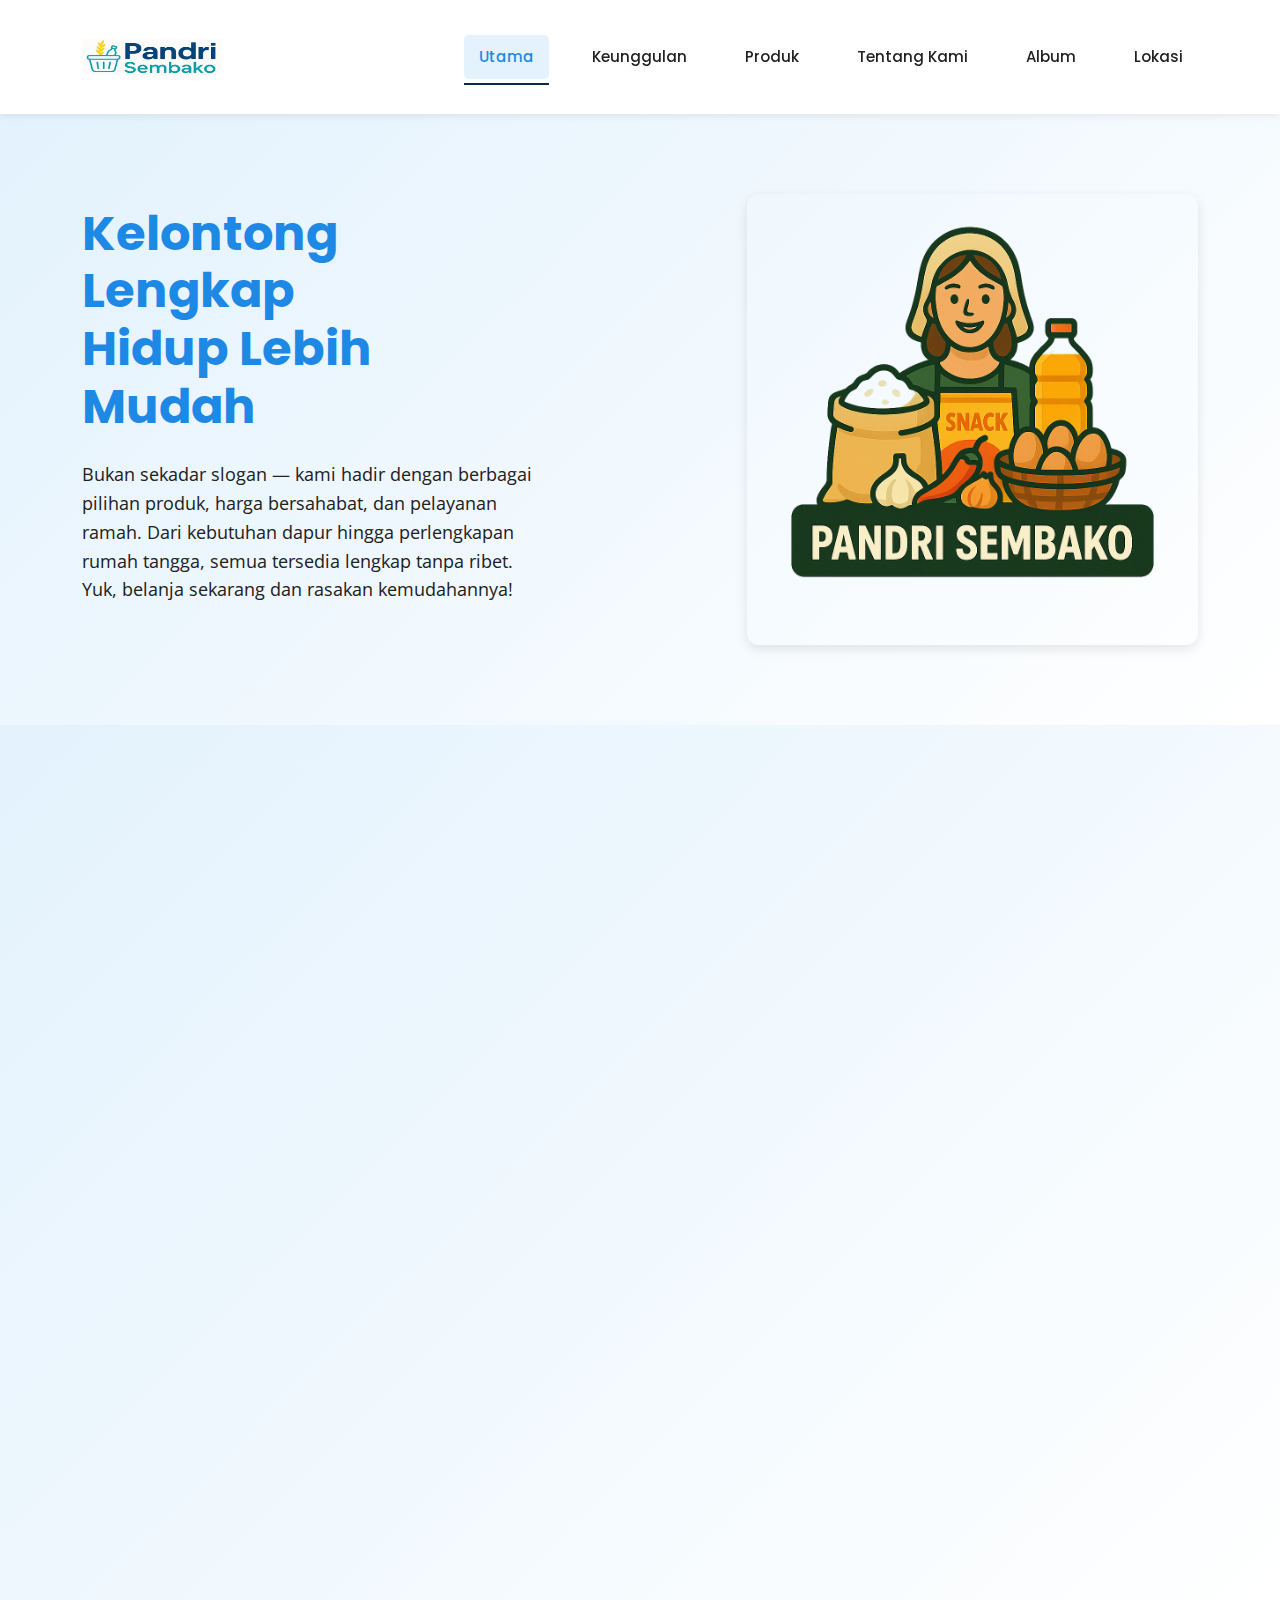
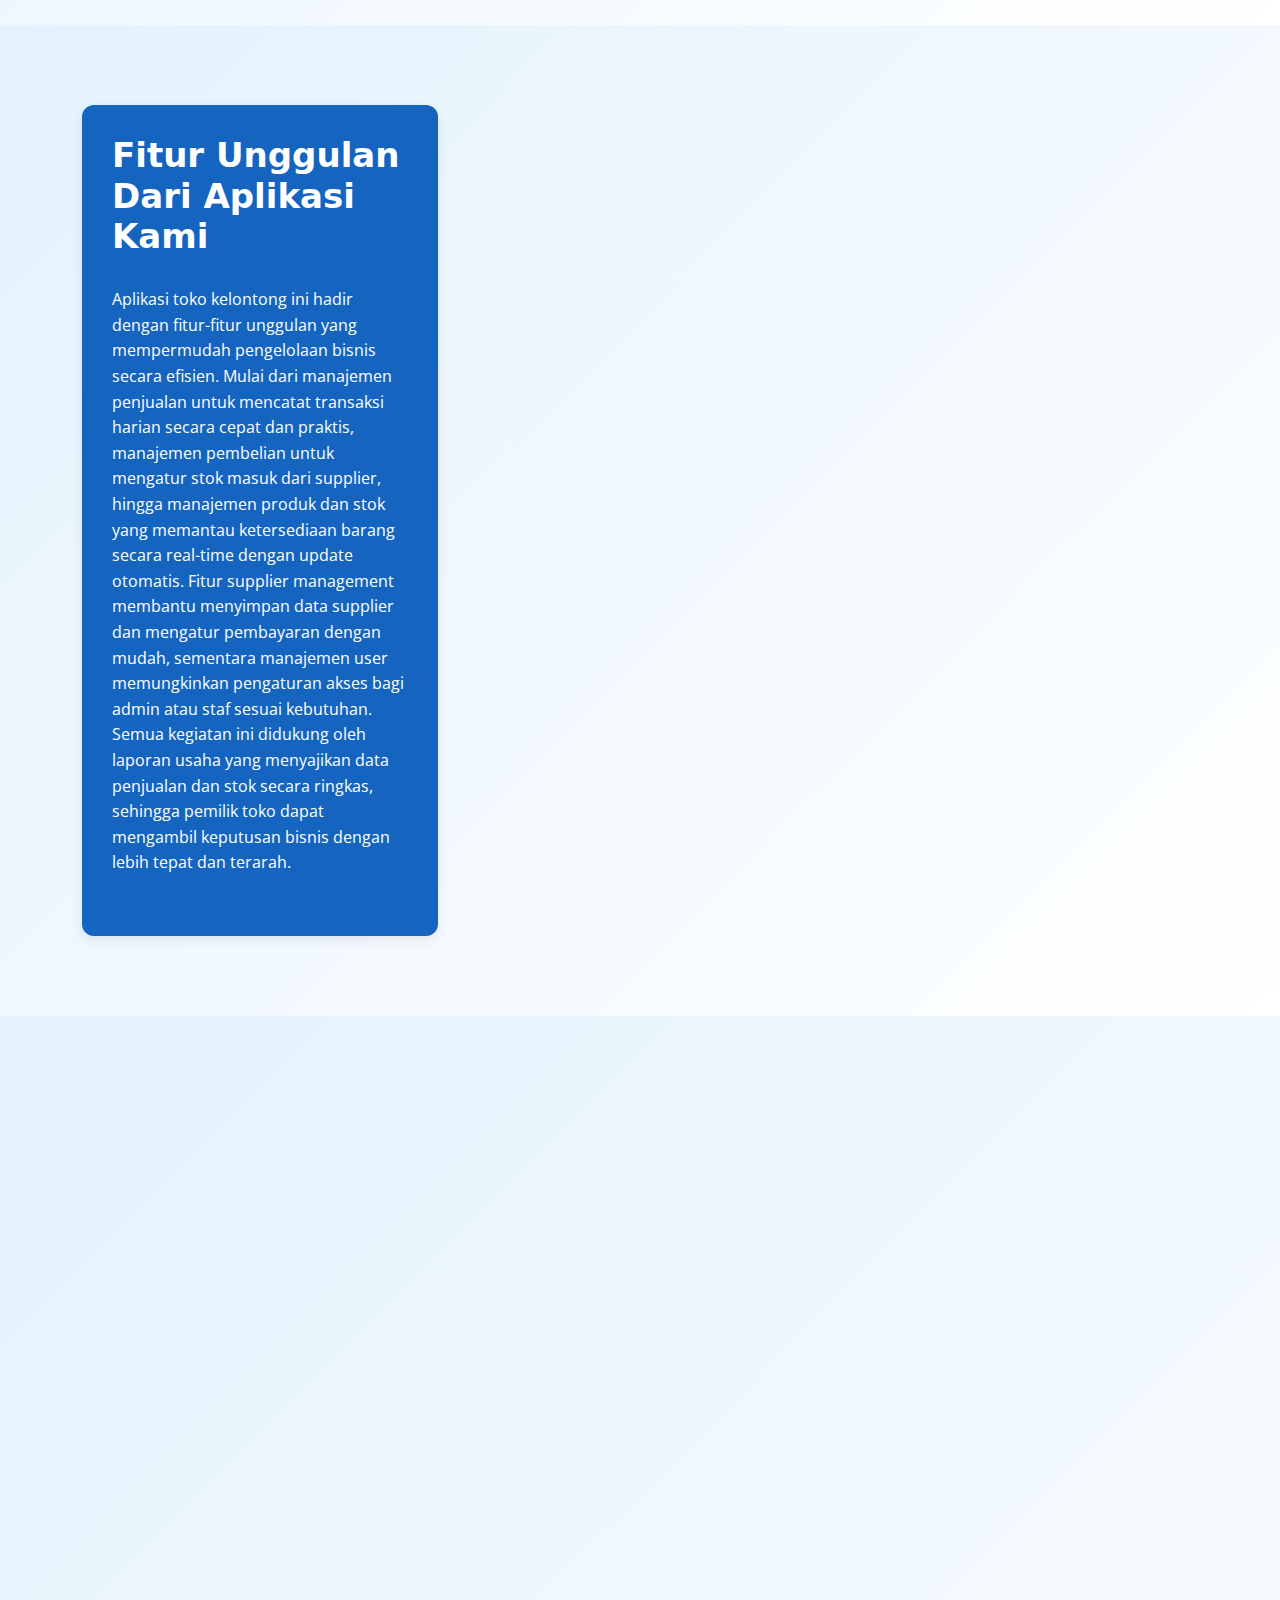
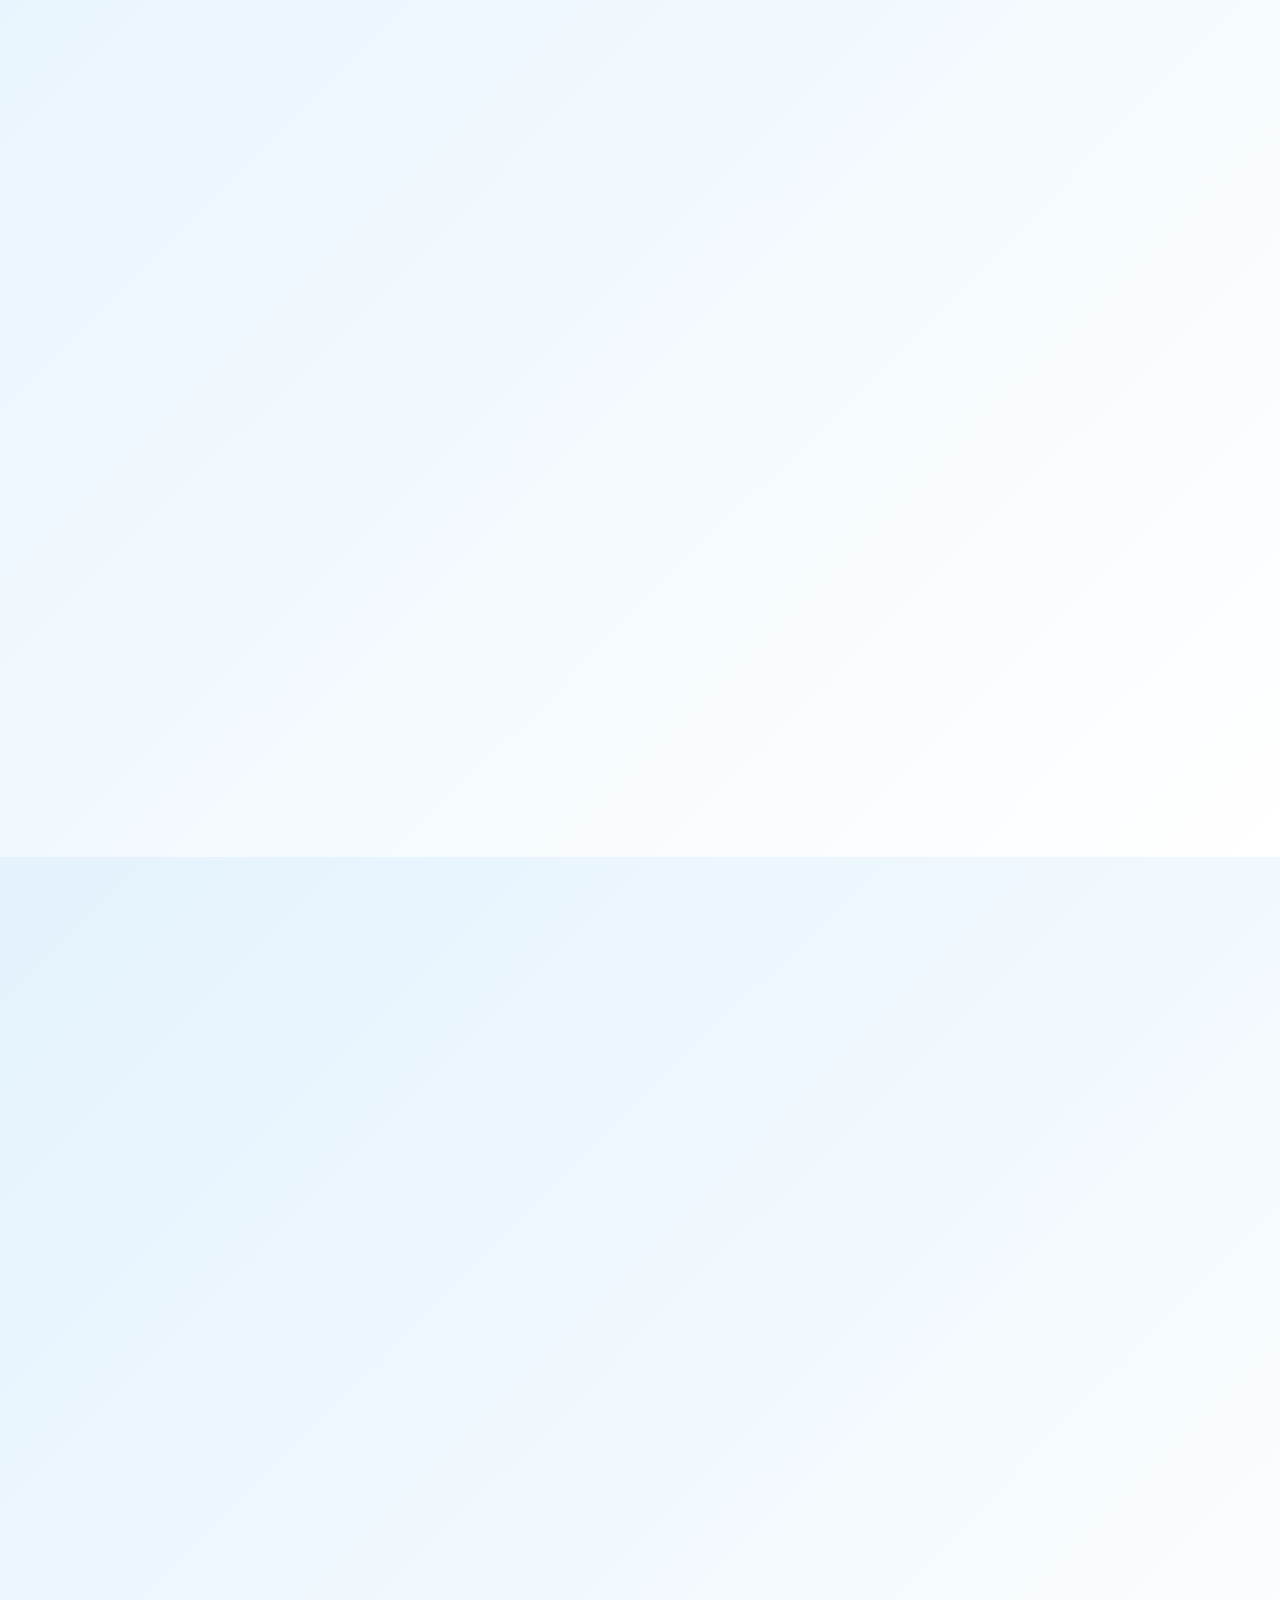
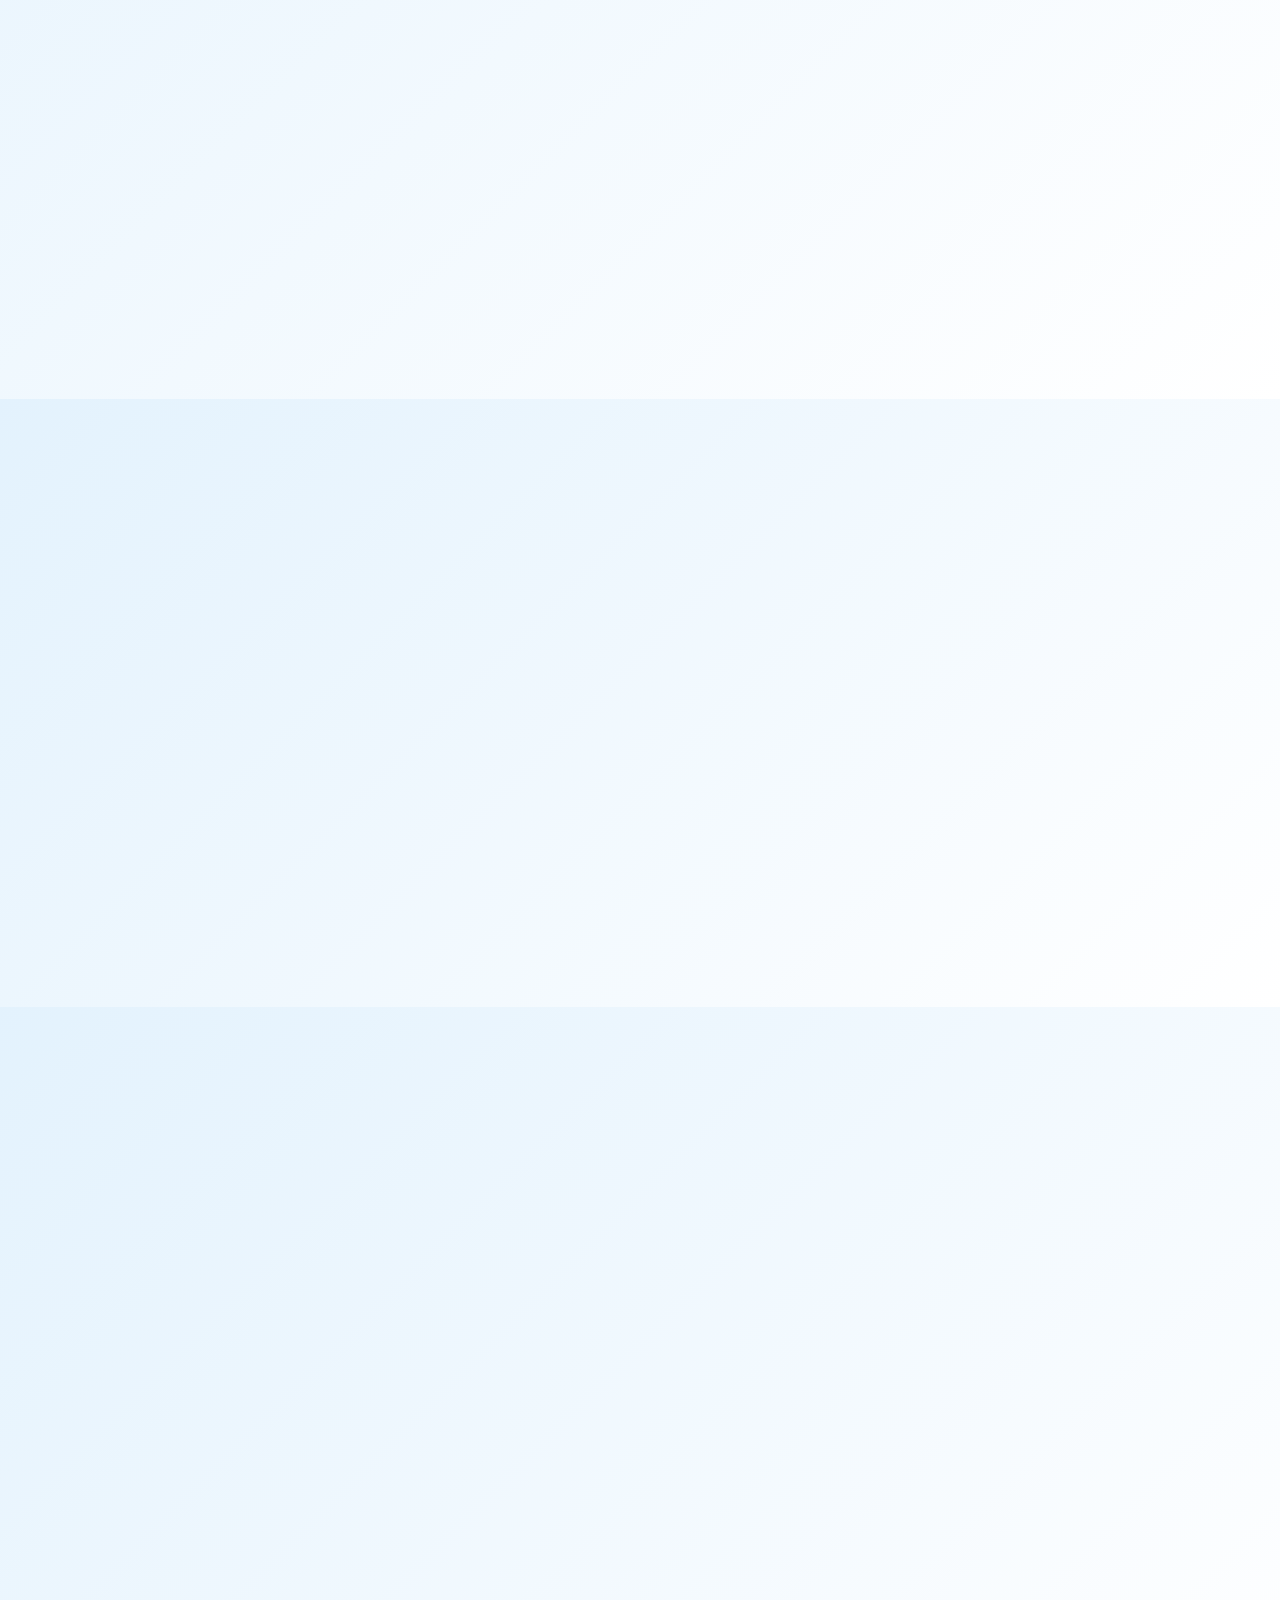
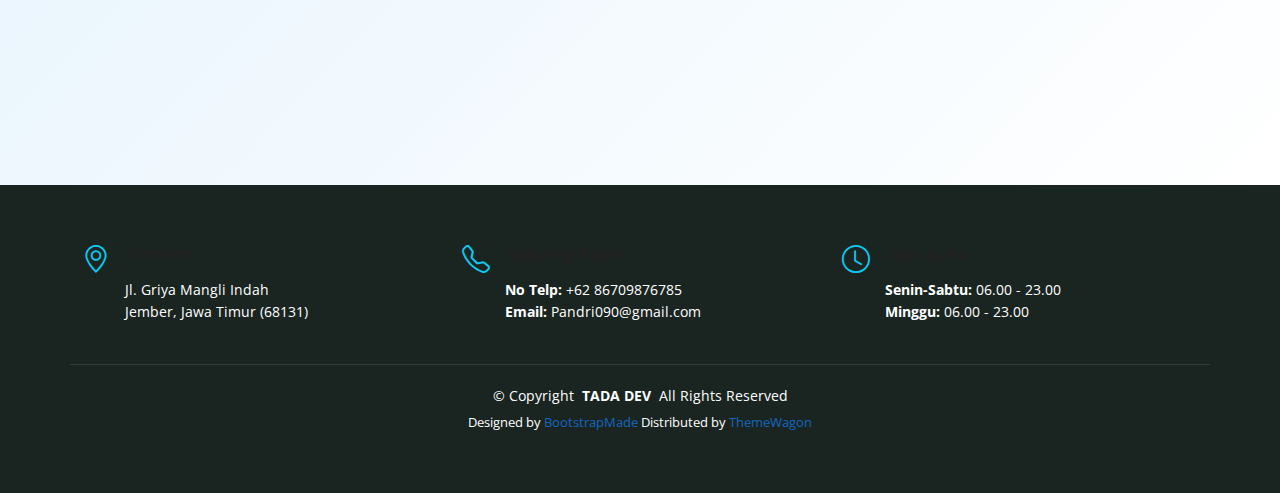
<file: index.html>
<!DOCTYPE html>
<html lang="en">

<head>
  <meta charset="utf-8" />
  <meta content="width=device-width, initial-scale=1.0" name="viewport" />
  <title>Pandri Sembako</title>
  <meta name="description" content="Pandri Sembako - Toko kelontong lengkap dengan harga bersahabat dan pelayanan ramah di Jember." />
  <meta name="keywords" content="toko kelontong, sembako, kebutuhan harian, Jember" />

  <!-- Favicons -->
  <link href="assets/img/favicon.png" rel="icon" />
  <link href="assets/img/apple-touch-icon.png" rel="apple-touch-icon" />

  <!-- Fonts -->
  <link href="https://fonts.googleapis.com" rel="preconnect" />
  <link href="https://fonts.gstatic.com" rel="preconnect" crossorigin />
  <link href="https://fonts.googleapis.com/css2?family=Poppins:wght@300;400;500;600;700&family=Open+Sans:wght@300;400;600&display=swap" rel="stylesheet" />

  <!-- Vendor CSS Files -->
  <link href="assets/vendor/bootstrap/css/bootstrap.min.css" rel="stylesheet" />
  <link href="assets/vendor/bootstrap-icons/bootstrap-icons.css" rel="stylesheet" />
  <link href="assets/vendor/aos/aos.css" rel="stylesheet" />
  <link href="assets/vendor/glightbox/css/glightbox.min.css" rel="stylesheet" />
  <link href="assets/vendor/swiper/swiper-bundle.min.css" rel="stylesheet" />

  <!-- Main CSS File -->
  <link href="assets/css/main.css" rel="stylesheet" />

  <!-- Custom CSS -->
  <style>
    :root {
      --primary-color: #1E88E5;
      --secondary-color: #E3F2FD;
      --accent-color: #1565C0;
      --text-color: #212121;
      --background-color: #FFFFFF;
    }

    body {
      font-family: 'Open Sans', sans-serif;
      color: var(--text-color);
      background-color: var(--background-color);
      line-height: 1.6;
    }

    h1, h2, h3, h4, h5, h6 {
      font-family: 'Poppins', sans-serif;
      color: var(--text-color);
    }

    .header {
      background-color: var(--background-color);
      box-shadow: 0 2px 8px rgba(0, 0, 0, 0.08);
      padding: 20px 0;
      position: sticky;
      top: 0;
      z-index: 1000;
    }

    .logo img {
      transition: transform 0.3s ease;
      max-width: 140px;
    }

    .logo img:hover {
      transform: scale(1.05);
    }

    .navmenu ul li a {
      font-family: 'Poppins', sans-serif;
      font-weight: 500;
      color: var(--text-color);
      padding: 10px 15px;
      transition: color 0.3s ease, background-color 0.3s ease;
      border-radius: 5px;
    }

    .navmenu ul li a:hover,
    .navmenu ul li a.active {
      color: var(--primary-color);
      background-color: var(--secondary-color);
    }

    .hero, .about, .why-us, .menu, .chefs, .gallery, .lokasi {
      background: linear-gradient(135deg, var(--secondary-color), var(--background-color));
      padding: 80px 0;
      position: relative;
      overflow: hidden;
    }

    .hero h1 {
      font-size: 3rem;
      font-weight: 700;
      color: var(--primary-color);
      margin-bottom: 20px;
    }

    .hero p {
      font-size: 1.125rem;
      color: var(--text-color);
      max-width: 600px;
    }

    .hero-img img,
    .about img,
    .menu-item img,
    .swiper-slide img,
    .team-member img {
      border-radius: 12px;
      box-shadow: 0 4px 12px rgba(0, 0, 0, 0.1);
      transition: transform 0.3s ease, box-shadow 0.3s ease;
    }

    .hero-img img:hover,
    .about img:hover,
    .menu-item img:hover,
    .swiper-slide img:hover,
    .team-member img:hover {
      transform: translateY(-5px);
      box-shadow: 0 6px 16px rgba(0, 0, 0, 0.15);
    }

    .section-title .description-title {
      font-family: 'Poppins', sans-serif;
      font-size: 2.5rem;
      font-weight: 600;
      color: var(--primary-color);
      margin-bottom: 20px;
      position: relative;
      display: inline-block;
    }

    .why-box {
      background-color: var(--secondary-color);
      padding: 30px;
      border-radius: 12px;
      box-shadow: 0 4px 12px rgba(0, 0, 0, 0.08);
      transition: transform 0.3s ease;
    }

    .why-box:hover {
      transform: translateY(-5px);
    }

    .icon-box i {
      font-size: 2.5rem;
      color: var(--primary-color);
      margin-bottom: 15px;
    }

    .icon-box h4 {
      font-size: 1.25rem;
      font-weight: 600;
    }

    .team-member {
      background-color: var(--background-color);
      border-radius: 12px;
      overflow: hidden;
      box-shadow: 0 4px 12px rgba(0, 0, 0, 0.08);
      transition: transform 0.3s ease;
    }

    .team-member:hover {
      transform: translateY(-5px);
    }

    .social a {
      color: var(--primary-color);
      font-size: 1.25rem;
      margin: 0 8px;
      transition: color 0.3s ease;
    }

    .social a:hover {
      color: var(--accent-color);
    }

    iframe {
      border-radius: 12px;
      box-shadow: 0 4px 12px rgba(0, 0, 0, 0.1);
    }

    .footer {
      background-color: #1A2521;
      color: #FFFFFF;
      padding: 60px 0;
    }

    .footer .icon {
      font-size: 1.75rem;
      color: var(--accent-color);
      margin-right: 15px;
    }

    .footer a.text-info {
      color: var(--accent-color) !important;
      transition: color 0.3s ease;
    }

    .footer a.text-info:hover {
      color: var(--primary-color) !important;
    }

    .scroll-top {
      background-color: var(--primary-color);
      color: #FFFFFF;
      border-radius: 50%;
      width: 50px;
      height: 50px;
      display: flex;
      align-items: center;
      justify-content: center;
      transition: background-color 0.3s ease;
    }

    .scroll-top:hover {
      background-color: var(--accent-color);
    }

    @media (max-width: 992px) {
      .hero h1 {
        font-size: 2.5rem;
      }

      .section-title .description-title {
        font-size: 2rem;
      }
    }

    @media (max-width: 768px) {
      .hero, .about, .why-us, .menu, .chefs, .gallery, .lokasi {
        padding: 60px 0;
      }

      .hero h1 {
        font-size: 2rem;
      }

      .hero p {
        font-size: 1rem;
      }

      .section-title .description-title {
        font-size: 1.75rem;
      }

      .navmenu ul {
        flex-direction: column;
        background-color: var(--background-color);
        padding: 20px;
        position: absolute;
        top: 80px;
        left: 0;
        width: 100%;
        display: none;
      }

      .navmenu ul.show {
        display: flex;
      }

      .mobile-nav-toggle {
        font-size: 1.5rem;
        cursor: pointer;
      }
    }
  </style>
</head>

<body class="index-page">
  <header id="header" class="header d-flex align-items-center sticky-top">
    <div class="container position-relative d-flex align-items-center justify-content-between">
      <a href="index.html" class="logo d-flex align-items-center">
        <img src="assets/img/Logo bu pandri3.png.jpg" width="140" alt="Pandri Sembako" />
      </a>

      <nav id="navmenu" class="navmenu">
        <ul>
          <li><a href="index.html#hero" class="active">Utama</a></li>
          <li><a href="about.html">Keunggulan</a></li>
          <li><a href="menu.html">Produk</a></li>
          <li><a href="chefs.html">Tentang Kami</a></li>
          <li><a href="gallery.html">Album</a></li>
          <li><a href="lokasi.html">Lokasi</a></li>
        </ul>
        <i class="mobile-nav-toggle d-xl-none bi bi-list"></i>
      </nav>
    </div>
  </header>

  <main class="main">
    <!-- Hero Section -->
    <section id="hero" class="hero section">
      <div class="container">
        <div class="row gy-4 justify-content-center justify-content-lg-between">
          <div class="col-lg-5 order-2 order-lg-1 d-flex flex-column justify-content-center">
            <h1 data-aos="fade-up">Kelontong Lengkap<br />Hidup Lebih Mudah</h1>
            <p data-aos="fade-up" data-aos-delay="100">
              Bukan sekadar slogan — kami hadir dengan berbagai pilihan produk, harga bersahabat, dan pelayanan ramah. Dari kebutuhan dapur hingga perlengkapan rumah tangga, semua tersedia lengkap tanpa ribet. Yuk, belanja sekarang dan rasakan kemudahannya!
            </p>
          </div>
          <div class="col-lg-5 order-1 order-lg-2 hero-img" data-aos="zoom-out">
            <img src="assets/img/bu pandri.png" class="img-fluid animated" alt="Pandri Sembako" />
          </div>
        </div>
      </div>
    </section>
    <!-- /Hero Section -->

    <!-- About Section -->
    <section id="about" class="about section">
      <div class="container section-title" data-aos="fade-up">
        <p><span class="description-title">Keunggulan</span></p>
      </div>

      <div class="container">
        <div class="row gy-4">
          <div class="col-lg-7" data-aos="fade-up" data-aos-delay="100">
            <img src="assets/img/Toko Kelontong di Siang Hari.png" class="img-fluid mb-4" alt="Toko Kelontong" />
          </div>
          <div class="col-lg-5" data-aos="fade-up" data-aos-delay="250">
            <div class="content ps-0 ps-lg-5">
              <ul>
                <li>
                  <i class="bi bi-check-circle-fill"></i>
                  <b>Dekat dengan Konsumen</b>
                  <p>Toko kelontong biasanya berada di tengah-tengah lingkungan warga, sehingga mudah dijangkau tanpa perlu transportasi.</p>
                </li>
                <li>
                  <i class="bi bi-check-circle-fill"></i>
                  <b>Harga Bisa Nego</b>
                  <p>Tidak seperti minimarket modern, harga di toko kelontong seringkali bisa dinego atau disesuaikan, apalagi untuk pelanggan tetap.</p>
                </li>
                <li>
                  <i class="bi bi-check-circle-fill"></i>
                  <b>Bisa Beli Eceran</b>
                  <p>Toko kelontong biasanya menyediakan barang dalam jumlah kecil atau satuan, sehingga cocok untuk kebutuhan harian tanpa harus beli dalam jumlah besar.</p>
                </li>
                <li>
                  <i class="bi bi-check-circle-fill"></i>
                  <b>Pelayanan Personal</b>
                  <p>Pemilik toko biasanya kenal dengan pelanggan, sehingga pelayanannya lebih ramah dan personal.</p>
                </li>
                <li>
                  <i class="bi bi-check-circle-fill"></i>
                  <b>Buka Lebih Fleksibel</b>
                  <p>Toko kelontong sering buka lebih pagi dan tutup lebih malam, bahkan bisa buka saat hari libur.</p>
                </li>
              </ul>
            </div>
          </div>
        </div>
      </div>
    </section>
    <!-- /About Section -->

    <!-- Why Us Section -->
    <section id="why-us" class="why-us section">
      <div class="container">
        <div class="row gy-4 align-items-stretch">
          <div class="col-lg-4">
            <div class="why-box h-100">
              <h3>Fitur Unggulan Dari Aplikasi Kami</h3>
              <p>
                Aplikasi toko kelontong ini hadir dengan fitur-fitur unggulan yang mempermudah pengelolaan bisnis secara efisien. Mulai dari manajemen penjualan untuk mencatat transaksi harian secara cepat dan praktis, manajemen pembelian untuk mengatur stok masuk dari supplier, hingga manajemen produk dan stok yang memantau ketersediaan barang secara real-time dengan update otomatis. Fitur supplier management membantu menyimpan data supplier dan mengatur pembayaran dengan mudah, sementara manajemen user memungkinkan pengaturan akses bagi admin atau staf sesuai kebutuhan. Semua kegiatan ini didukung oleh laporan usaha yang menyajikan data penjualan dan stok secara ringkas, sehingga pemilik toko dapat mengambil keputusan bisnis dengan lebih tepat dan terarah.
              </p>
            </div>
          </div>

          <div class="col-lg-8 d-flex align-items-stretch">
            <div class="row gy-4" data-aos="fade-up" data-aos-delay="200">
              <div class="col-xl-4">
                <div class="icon-box d-flex flex-column justify-content-center align-items-center">
                  <i class="bi bi-clipboard-data"></i>
                  <h4>Manajemen Penjualan</h4>
                  <p>Catat transaksi harian secara cepat dan praktis.</p>
                </div>
              </div>
              <div class="col-xl-4">
                <div class="icon-box d-flex flex-column justify-content-center align-items-center">
                  <i class="bi bi-gem"></i>
                  <h4>Manajemen Pembelian</h4>
                  <p>Kelola stok masuk dari supplier dengan rapi.</p>
                </div>
              </div>
              <div class="col-xl-4">
                <div class="icon-box d-flex flex-column justify-content-center align-items-center">
                  <i class="bi bi-inboxes"></i>
                  <h4>Manajemen Produk & Stok</h4>
                  <p>Pantau jumlah stok secara real-time & update otomatis.</p>
                </div>
              </div>
              <div class="col-xl-4">
                <div class="icon-box d-flex flex-column justify-content-center align-items-center">
                  <i class="bi bi-journal-check"></i>
                  <h4>Supplier Management</h4>
                  <p>Simpan data supplier dan atur pembayaran lebih mudah.</p>
                </div>
              </div>
              <div class="col-xl-4">
                <div class="icon-box d-flex flex-column justify-content-center align-items-center">
                  <i class="bi bi-person"></i>
                  <h4>Manajemen User</h4>
                  <p>Kelola admin dan pengguna dengan kontrol akses penuh.</p>
                </div>
              </div>
              <div class="col-xl-4">
                <div class="icon-box d-flex flex-column justify-content-center align-items-center">
                  <i class="bi bi-bar-chart-fill"></i>
                  <h4>Laporan Usaha</h4>
                  <p>Dapatkan insight bisnis melalui laporan penjualan dan stok.</p>
                </div>
              </div>
            </div>
          </div>
        </div>
      </div>
    </section>
    <!-- /Why Us Section -->

    <!-- Menu Section -->
    <section id="menu" class="menu section">
      <div class="container section-title" data-aos="fade-up">
        <p><span class="description-title">Produk Yang Tersedia</span></p>
      </div>

      <div class="container">
        <div class="tab-content" data-aos="fade-up" data-aos-delay="200">
          <div class="tab-pane fade active show" id="menu-starters">
            <div class="row gy-5">
              <div class="col-lg-4 menu-item">
                <a href="assets/img/menu/sembako 1.png" class="glightbox"><img src="assets/img/menu/sembako 1.png" class="menu-img img-fluid" alt="Sembako" /></a>
                <h4>Sembako</h4>
                <p class="ingredients">Kebutuhan pokok harian yang penting untuk dikonsumsi dan digunakan sehari-hari.</p>
              </div>
              <div class="col-lg-4 menu-item">
                <a href="assets/img/menu/minuman 1.png" class="glightbox"><img src="assets/img/menu/minuman 1.png" class="menu-img img-fluid" alt="Minuman" /></a>
                <h4>Minuman</h4>
                <p class="ingredients">Produk yang dikonsumsi untuk melepas dahaga dan menyegarkan tubuh.</p>
              </div>
              <div class="col-lg-4 menu-item">
                <a href="assets/img/menu/ringan.png" class="glightbox"><img src="assets/img/menu/ringan.png" class="menu-img img-fluid" alt="Makanan Ringan" /></a>
                <h4>Makanan Ringan</h4>
                <p class="ingredients">Camilan untuk menemani waktu santai atau sebagai pelengkap makanan utama.</p>
              </div>
              <div class="col-lg-4 menu-item">
                <a href="assets/img/menu/bersih.png" class="glightbox"><img src="assets/img/menu/bersih.png" class="menu-img img-fluid" alt="Produk Kebersihan" /></a>
                <h4>Produk Kebersihan</h4>
                <p class="ingredients">Barang-barang yang digunakan untuk menjaga kebersihan diri dan rumah.</p>
              </div>
              <div class="col-lg-4 menu-item">
                <a href="assets/img/menu/tangga.png" class="glightbox"><img src="assets/img/menu/tangga.png" class="menu-img img-fluid" alt="Produk Rumah Tangga" /></a>
                <h4>Produk Rumah Tangga</h4>
                <p class="ingredients">Perlengkapan yang dibutuhkan sehari-hari untuk menunjang aktivitas di rumah.</p>
              </div>
              <div class="col-lg-4 menu-item">
                <a href="assets/img/menu/mainan.jpg" class="glightbox"><img src="assets/img/menu/mainan.jpg" class="menu-img img-fluid" alt="Barang Hiburan" /></a>
                <h4>Barang Hiburan</h4>
                <p class="ingredients">Barang-barang yang digunakan untuk bermain atau hiburan, terutama untuk anak-anak.</p>
              </div>
              <div class="col-lg-4 menu-item">
                <a href="assets/img/menu/obat.jpg" class="glightbox"><img src="assets/img/menu/obat.jpg" class="menu-img img-fluid" alt="Obat Ringan" /></a>
                <h4>Obat Ringan</h4>
                <p class="ingredients">Obat-obatan umum yang digunakan untuk mengatasi keluhan kesehatan ringan.</p>
              </div>
              <div class="col-lg-4 menu-item">
                <a href="assets/img/menu/pulsa.jpg" class="glightbox"><img src="assets/img/menu/pulsa.jpg" class="menu-img img-fluid" alt="Produk Elektronik" /></a>
                <h4>Produk Elektronik</h4>
                <p class="ingredients">Peralatan elektronik rumah tangga dan pribadi untuk menunjang aktivitas sehari-hari.</p>
              </div>
              <div class="col-lg-4 menu-item">
                <a href="assets/img/menu/bayi.jpg" class="glightbox"><img src="assets/img/menu/bayi.jpg" class="menu-img img-fluid" alt="Kebutuhan Anak" /></a>
                <h4>Kebutuhan Anak</h4>
                <p class="ingredients">Barang-barang yang dibutuhkan untuk perawatan, hiburan, dan pertumbuhan anak.</p>
              </div>
            </div>
          </div>
        </div>
      </div>
    </section>
    <!-- /Menu Section -->

    <!-- Chefs Section -->
    <section id="chefs" class="chefs section">
      <div class="container section-title" data-aos="fade-up">
        <p><span class="description-title">Informasi Anggota</span></p>
      </div>

      <div class="container">
        <div class="row gy-4">
          <div class="col-lg-3 d-flex align-items-stretch" data-aos="fade-up" data-aos-delay="100">
            <div class="team-member">
              <div class="member-img">
                <img src="assets/img/teguh ktm.jpg" class="img-fluid" alt="Teguh Wichaksono" />
                <div class="social">
                  <a href="https://instagram.com/teguhwichaksono"><i class="bi bi-instagram"></i></a>
                  <a href="https://wa.me/085855615218"><i class="bi bi-whatsapp"></i></a>
                </div>
              </div>
              <div class="member-info">
                <h4>Teguh Wichaksono</h4>
                <span>E31241421</span>
                <p>Jangan menyerah hanya karena prosesnya sulit. Setiap langkah kecil yang kamu ambil hari ini adalah pondasi untuk masa depanmu. Teruslah berjuang, karena usaha tidak akan mengkhianati hasil.</p>
              </div>
            </div>
          </div>
          <div class="col-lg-3 d-flex align-items-stretch" data-aos="fade-up" data-aos-delay="200">
            <div class="team-member">
              <div class="member-img">
                <img src="assets/img/ade_ktm.jpg" class="img-fluid" alt="Ade Cahyadi Enggar A" />
                <div class="social">
                  <a href="https://instagram.com/adecahyadi__"><i class="bi bi-instagram"></i></a>
                  <a href="https://wa.me/081285870021"><i class="bi bi-whatsapp"></i></a>
                </div>
              </div>
              <div class="member-info">
                <h4>Ade Cahyadi Enggar A</h4>
                <span>E31241641</span>
                <p>Setiap tahun akan berganti. Setiap berganti, akan ada tahun yang berarti. Kadang, sebuah pencapaian bukan hanya dari suksesnya program, bukan juga dari seberapa banyak yang kita dapatkan, tapi justru datang dari perjalanan, karena perjalanan adalah sebuah pengalaman.</p>
              </div>
            </div>
          </div>
          <div class="col-lg-3 d-flex align-items-stretch" data-aos="fade-up" data-aos-delay="300">
            <div class="team-member">
              <div class="member-img">
                <img src="assets/img/dhafa_ktm.jpg" class="img-fluid" alt="Firstian Dhafa A.R.F" />
                <div class="social">
                  <a href="https://instagram.com/dhafa_arf"><i class="bi bi-instagram"></i></a>
                  <a href="https://wa.me/085791338868"><i class="bi bi-whatsapp"></i></a>
                </div>
              </div>
              <div class="member-info">
                <h4>Firstian Dhafa A.R.F</h4>
                <span>E31241743</span>
                <p>Hidup itu sebenarnya sederhana, tapi kita sering membuatnya rumit dengan terlalu banyak mengkhawatirkan, membandingkan, dan mengejar hal yang tak perlu. Padahal, kebahagiaan sejati datang saat kita belajar menerima dan bersyukur atas apa yang dimiliki.</p>
              </div>
            </div>
          </div>
          <div class="col-lg-3 d-flex align-items-stretch" data-aos="fade-up" data-aos-delay="400">
            <div class="team-member">
              <div class="member-img">
                <img src="assets/img/ackmal_ktm.jpg" class="img-fluid" alt="Moh. Ackmal Abdullah" />
                <div class="social">
                  <a href="https://instagram.com/ackoye21"><i class="bi bi-instagram"></i></a>
                  <a href="https://wa.me/083854417991"><i class="bi bi-whatsapp"></i></a>
                </div>
              </div>
              <div class="member-info">
                <h4>Moh. Ackmal Abdullah</h4>
                <span>E31241229</span>
                <p>Kamu boleh menangis karena beratnya proses, tapi ingat!! Allah tidak membawamu sejauh ini untuk gagal.</p>
              </div>
            </div>
          </div>
        </div>
      </div>
    </section>
    <!-- /Chefs Section -->

    <!-- Gallery Section -->
    <section id="gallery" class="gallery section">
      <div class="container section-title" data-aos="fade-up">
        <p><span class="description-title">Album Pandri Sembako</span></p>
      </div>

      <div class="container" data-aos="fade-up" data-aos-delay="100">
        <div class="swiper init-swiper">
          <script type="application/json" class="swiper-config">
            {
              "loop": true,
              "speed": 600,
              "autoplay": {
                "delay": 5000
              },
              "slidesPerView": "auto",
              "centeredSlides": true,
              "pagination": {
                "el": ".swiper-pagination",
                "type": "bullets",
                "clickable": true
              },
              "breakpoints": {
                "320": {
                  "slidesPerView": 1,
                  "spaceBetween": 0
                },
                "768": {
                  "slidesPerView": 3,
                  "spaceBetween": 20
                },
                "1200": {
                  "slidesPerView": 5,
                  "spaceBetween": 20
                }
              }
            }
          </script>
          <div class="swiper-wrapper align-items-center">
            <div class="swiper-slide">
              <a class="glightbox" data-gallery="images-gallery" href="assets/img/galery/foto11.jpg"><img src="assets/img/galery/foto11.jpg" class="img-fluid" alt="Gallery Image 1" /></a>
            </div>
            <div class="swiper-slide">
              <a class="glightbox" data-gallery="images-gallery" href="assets/img/galery/foto2.jpg"><img src="assets/img/galery/foto2.jpg" class="img-fluid" alt="Gallery Image 2" /></a>
            </div>
            <div class="swiper-slide">
              <a class="glightbox" data-gallery="images-gallery" href="assets/img/galery/foto3.jpg"><img src="assets/img/galery/foto3.jpg" class="img-fluid" alt="Gallery Image 3" /></a>
            </div>
            <div class="swiper-slide">
              <a class="glightbox" data-gallery="images-gallery" href="assets/img/galery/foto4.jpg"><img src="assets/img/galery/foto4.jpg" class="img-fluid" alt="Gallery Image 4" /></a>
            </div>
            <div class="swiper-slide">
              <a class="glightbox" data-gallery="images-gallery" href="assets/img/galery/foto5.jpg"><img src="assets/img/galery/foto5.jpg" class="img-fluid" alt="Gallery Image 5" /></a>
            </div>
            <div class="swiper-slide">
              <a class="glightbox" data-gallery="images-gallery" href="assets/img/galery/foto6.jpg"><img src="assets/img/galery/foto6.jpg" class="img-fluid" alt="Gallery Image 6" /></a>
            </div>
            <div class="swiper-slide">
              <a class="glightbox" data-gallery="images-gallery" href="assets/img/galery/foto7.jpg"><img src="assets/img/galery/foto7.jpg" class="img-fluid" alt="Gallery Image 7" /></a>
            </div>
            <div class="swiper-slide">
              <a class="glightbox" data-gallery="images-gallery" href="assets/img/galery/foto8.jpg"><img src="assets/img/galery/foto8.jpg" class="img-fluid" alt="Gallery Image 8" /></a>
            </div>
            <div class="swiper-slide">
              <a class="glightbox" data-gallery="images-gallery" href="assets/img/galery/foto9.jpg"><img src="assets/img/galery/foto9.jpg" class="img-fluid" alt="Gallery Image 9" /></a>
            </div>
            <div class="swiper-slide">
              <a class="glightbox" data-gallery="images-gallery" href="assets/img/galery/foto10.jpg"><img src="assets/img/galery/foto10.jpg" class="img-fluid" alt="Gallery Image 10" /></a>
            </div>
          </div>
          <div class="swiper-pagination"></div>
        </div>
      </div>
    </section>
    <!-- /Gallery Section -->

    <!-- Lokasi Section -->
    <section id="lokasi" class="lokasi section">
      <div class="container section-title" data-aos="fade-up">
        <p><span class="description-title">Lokasi</span></p>
      </div>

      <div class="container" data-aos="fade-up" data-aos-delay="100">
        <div class="mb-5">
          <iframe style="width: 100%; height: 400px; border-radius: 12px;" src="https://www.google.com/maps/embed?pb=!1m18!1m12!1m3!1d3949.0647763146753!2d113.64370729999999!3d-8.1962298!2m3!1f0!2f0!3f0!3m2!1i1024!2i768!4f13.1!3m3!1m2!1s0x2dd69168070c66f9%3A0x4b7154ca85fddbec!2sBursa%20Sembako%20Bu%20Pandri!5e0!3m2!1sid!2sid!4v1747415523629!5m2!1sid!2sid" frameborder="0" allowfullscreen=""></iframe>
        </div>
      </div>
    </section>
    <!-- /Lokasi Section -->
  </main>

  <footer id="footer" class="footer dark-background">
    <div class="container">
      <div class="row gy-3">
        <div class="col-lg-4 col-md-6 d-flex">
          <i class="bi bi-geo-alt icon text-info"></i>
          <div class="address">
            <h4>Alamat</h4>
            <p>Jl. Griya Mangli Indah</p>
            <p>Jember, Jawa Timur (68131)</p>
          </div>
        </div>

        <div class="col-lg-4 col-md-6 d-flex">
          <i class="bi bi-telephone icon text-info"></i>
          <div>
            <h4>Hubungi Kami</h4>
            <p>
              <strong>No Telp:</strong> <span>+62 86709876785</span><br />
              <strong>Email:</strong> <span>Pandri090@gmail.com</span><br />
            </p>
          </div>
        </div>

        <div class="col-lg-4 col-md-6 d-flex">
          <i class="bi bi-clock icon text-info"></i>
          <div>
            <h4>Jam Buka</h4>
            <p>
              <strong>Senin-Sabtu:</strong> <span>06.00 - 23.00</span><br />
              <strong>Minggu:</strong> <span>06.00 - 23.00</span>
            </p>
          </div>
        </div>
      </div>
    </div>

    <div class="container copyright text-center mt-4">
      <p>
        © <span>Copyright</span> <strong class="px-1 sitename">TADA DEV</strong>
        <span>All Rights Reserved</span>
      </p>
      <div class="credits">
        Designed by
        <a href="https://bootstrapmade.com/" class="text-info">BootstrapMade</a> Distributed by
        <a href="https://themewagon.com" class="text-info">ThemeWagon</a>
      </div>
    </div>
  </footer>

  <!-- Scroll Top -->
  <a href="#" id="scroll-top" class="scroll-top d-flex align-items-center justify-content-center"><i class="bi bi-arrow-up-short"></i></a>

  <!-- Preloader -->
  <div id="preloader"></div>

  <!-- Vendor JS Files -->
  <script src="assets/vendor/bootstrap/js/bootstrap.bundle.min.js"></script>
  <script src="assets/vendor/aos/aos.js"></script>
  <script src="assets/vendor/glightbox/js/glightbox.min.js"></script>
  <script src="assets/vendor/purecounter/purecounter_vanilla.js"></script>
  <script src="assets/vendor/swiper/swiper-bundle.min.js"></script>

  <!-- Main JS File -->
  <script src="assets/js/main.js"></script>
</body>

</html>
</file>
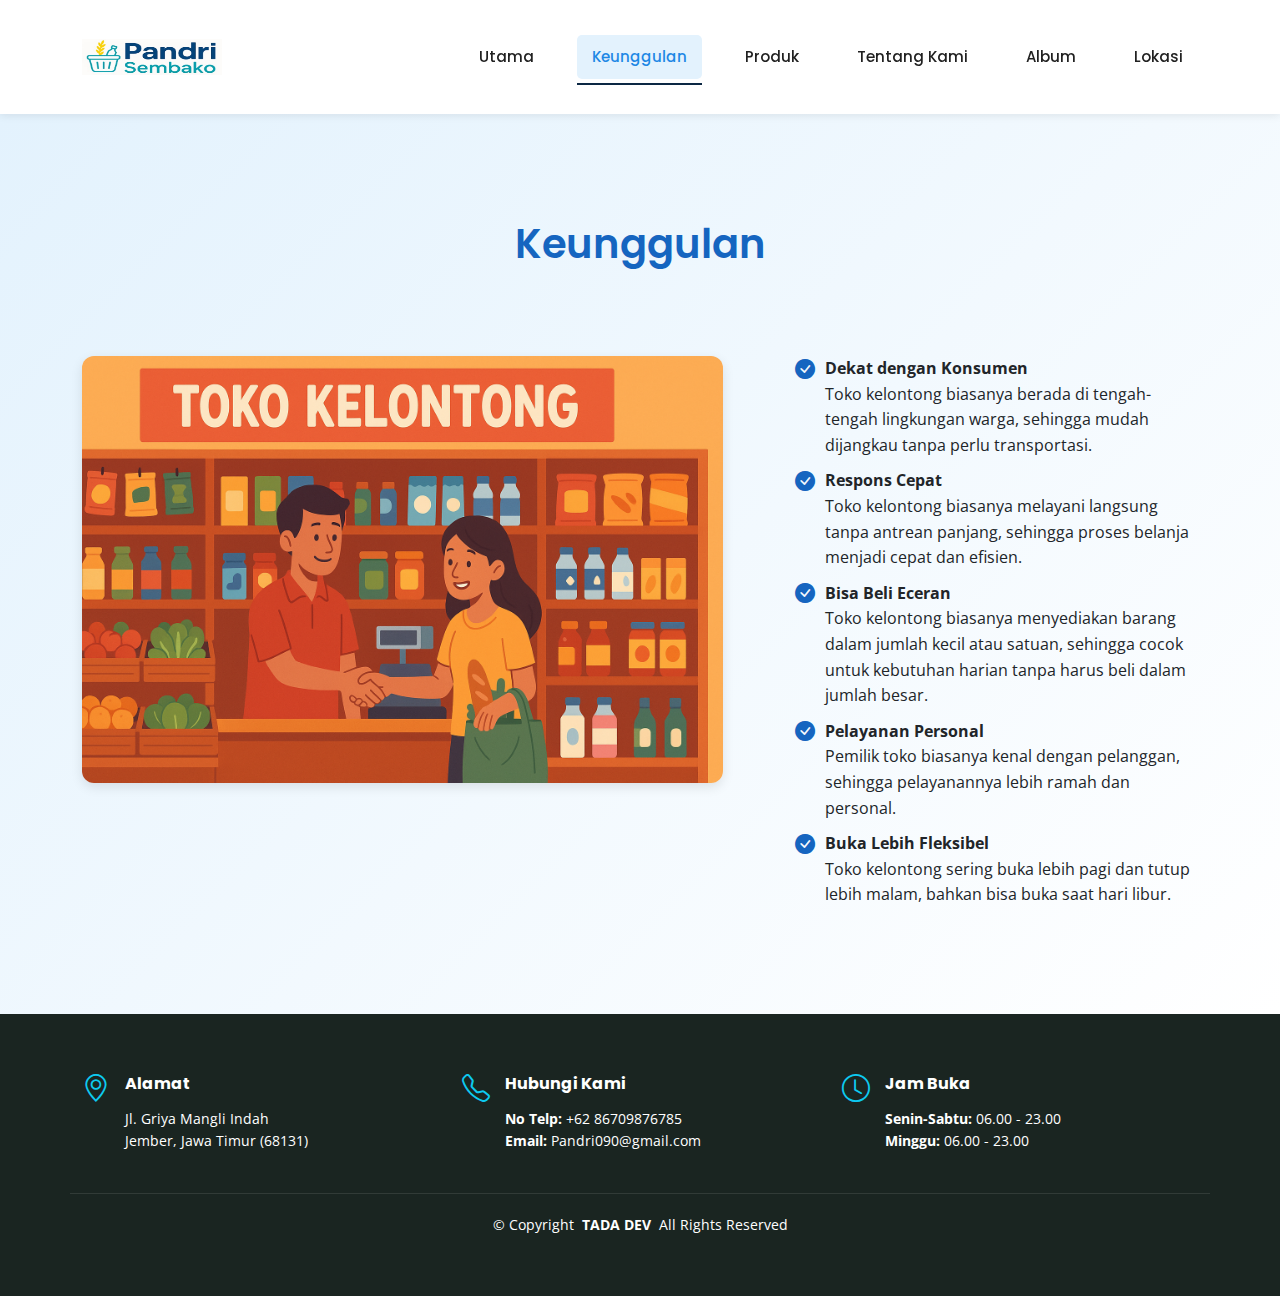
<file: about.html>
<!DOCTYPE html>
<html lang="en">

<head>
  <meta charset="utf-8" />
  <meta content="width=device-width, initial-scale=1.0" name="viewport" />
  <title>Pandri Sembako - Keunggulan</title>
  <meta name="description" content="Pandri Sembako - Keunggulan toko kelontong kami di Jember." />
  <meta name="keywords" content="toko kelontong, sembako, keunggulan, Jember" />

  <!-- Favicons -->
  <link href="assets/img/favicon.png" rel="icon" />
  <link href="assets/img/apple-touch-icon.png" rel="apple-touch-icon" />

  <!-- Fonts -->
  <link href="https://fonts.googleapis.com" rel="preconnect" />
  <link href="https://fonts.gstatic.com" rel="preconnect" crossorigin />
  <link
    href="https://fonts.googleapis.com/css2?family=Poppins:wght@300;400;500;600;700&family=Open+Sans:wght@300;400;600&display=swap"
    rel="stylesheet" />

  <!-- Vendor CSS Files -->
  <link href="assets/vendor/bootstrap/css/bootstrap.min.css" rel="stylesheet" />
  <link href="assets/vendor/bootstrap-icons/bootstrap-icons.css" rel="stylesheet" />
  <link href="assets/vendor/aos/aos.css" rel="stylesheet" />
  <link href="assets/vendor/glightbox/css/glightbox.min.css" rel="stylesheet" />
  <link href="assets/vendor/swiper/swiper-bundle.min.css" rel="stylesheet" />

  <!-- Main CSS File -->
  <link href="assets/css/main.css" rel="stylesheet" />

  <!-- Custom CSS -->
  <style>
    :root {
      --primary-color: #1E88E5;
      --secondary-color: #E3F2FD;
      --accent-color: #1565C0;
      --text-color: #212121;
      --background-color: #FFFFFF;
    }

    body {
      font-family: 'Open Sans', sans-serif;
      color: var(--text-color);
      background-color: var(--background-color);
      line-height: 1.6;
    }

    h1,
    h2,
    h3,
    h4,
    h5,
    h6 {
      font-family: 'Poppins', sans-serif;
      color: var(--text-color);
    }

    .header {
      background-color: var(--background-color);
      box-shadow: 0 2px 8px rgba(0, 0, 0, 0.08);
      padding: 20px 0;
      position: sticky;
      top: 0;
      z-index: 1000;
    }

    .logo img {
      transition: transform 0.3s ease;
      max-width: 140px;
    }

    .logo img:hover {
      transform: scale(1.05);
    }

    .navmenu ul li a {
      font-family: 'Poppins', sans-serif;
      font-weight: 500;
      color: var(--text-color);
      padding: 10px 15px;
      transition: color 0.3s ease, background-color 0.3s ease;
      border-radius: 5px;
    }

    .navmenu ul li a:hover,
    .navmenu ul li a.active {
      color: var(--primary-color);
      background-color: var(--secondary-color);
    }

    .hero,
    .about,
    .why-us,
    .menu,
    .chefs,
    .gallery,
    .lokasi {
      background: linear-gradient(135deg, var(--secondary-color), var(--background-color));
      padding: 80px 0;
      position: relative;
      overflow: hidden;
    }

    .hero h1 {
      font-size: 3rem;
      font-weight: 700;
      color: var(--primary-color);
      margin-bottom: 20px;
    }

    .hero p {
      font-size: 1.125rem;
      color: var(--text-color);
      max-width: 600px;
    }

    .hero-img img,
    .about img,
    .menu-item img,
    .swiper-slide img,
    .team-member img {
      border-radius: 12px;
      box-shadow: 0 4px 12px rgba(0, 0, 0, 0.1);
      transition: transform 0.3s ease, box-shadow 0.3s ease;
    }

    .hero-img img:hover,
    .about img:hover,
    .menu-item img:hover,
    .swiper-slide img:hover,
    .team-member img:hover {
      transform: translateY(-5px);
      box-shadow: 0 6px 16px rgba(0, 0, 0, 0.15);
    }

    .section-title .description-title {
      font-family: 'Poppins', sans-serif;
      font-size: 2.5rem;
      font-weight: 600;
      color: var(--primary-color);
      margin-bottom: 20px;
      position: relative;
      display: inline-block;
    }

    .why-box {
      background-color: var(--secondary-color);
      padding: 30px;
      border-radius: 12px;
      box-shadow: 0 4px 12px rgba(0, 0, 0, 0.08);
      transition: transform 0.3s ease;
    }

    .why-box:hover {
      transform: translateY(-5px);
    }

    .icon-box i {
      font-size: 2.5rem;
      color: var(--primary-color);
      margin-bottom: 15px;
    }

    .icon-box h4 {
      font-size: 1.25rem;
      font-weight: 600;
    }

    .team-member {
      background-color: var(--background-color);
      border-radius: 12px;
      overflow: hidden;
      box-shadow: 0 4px 12px rgba(0, 0, 0, 0.08);
      transition: transform 0.3s ease;
    }

    .team-member:hover {
      transform: translateY(-5px);
    }

    .social a {
      color: var(--primary-color);
      font-size: 1.25rem;
      margin: 0 8px;
      transition: color 0.3s ease;
    }

    .social a:hover {
      color: var(--accent-color);
    }

    iframe {
      border-radius: 12px;
      box-shadow: 0 4px 12px rgba(0, 0, 0, 0.1);
    }

    .footer {
      background-color: #1A2521;
      color: #FFFFFF;
      padding: 60px 0;
    }

    .footer .icon {
      font-size: 1.75rem;
      color: var(--accent-color);
      margin-right: 15px;
    }

    .footer a.text-info {
      color: var(--accent-color) !important;
      transition: color 0.3s ease;
    }

    .footer a.text-info:hover {
      color: var(--primary-color) !important;
    }

    .scroll-top {
      background-color: var(--primary-color);
      color: #FFFFFF;
      border-radius: 50%;
      width: 50px;
      height: 50px;
      display: flex;
      align-items: center;
      justify-content: center;
      transition: background-color 0.3s ease;
    }

    .scroll-top:hover {
      background-color: var(--accent-color);
    }

    @media (max-width: 992px) {
      .hero h1 {
        font-size: 2.5rem;
      }

      .section-title .description-title {
        font-size: 2rem;
      }
    }

    @media (max-width: 768px) {

      .hero,
      .about,
      .why-us,
      .menu,
      .chefs,
      .gallery,
      .lokasi {
        padding: 60px 0;
      }

      .hero h1 {
        font-size: 2rem;
      }

      .hero p {
        font-size: 1rem;
      }

      .section-title .description-title {
        font-size: 1.75rem;
      }

      .navmenu ul {
        flex-direction: column;
        background-color: var(--background-color);
        padding: 20px;
        position: absolute;
        top: 80px;
        left: 0;
        width: 100%;
        display: none;
      }

      .navmenu ul.show {
        display: flex;
      }

      .mobile-nav-toggle {
        font-size: 1.5rem;
        cursor: pointer;
      }
    }
  </style>
</head>

<body class="index-page">
  <header id="header" class="header d-flex align-items-center sticky-top">
    <div class="container position-relative d-flex align-items-center justify-content-between">
      <a href="index.html" class="logo d-flex align-items-center">
        <img src="assets/img/Logo bu pandri3.png.jpg" width="140" alt="Pandri Sembako" />
      </a>

      <nav id="navmenu" class="navmenu">
        <ul>
          <li><a href="index.html#hero">Utama</a></li>
          <li><a href="about.html" class="active">Keunggulan</a></li>
          <li><a href="menu.html">Produk</a></li>
          <li><a href="anggota.html">Tentang Kami</a></li>
          <li><a href="gallery.html">Album</a></li>
          <li><a href="lokasi.html">Lokasi</a></li>
        </ul>
        <i class="mobile-nav-toggle d-xl-none bi bi-list"></i>
      </nav>
    </div>
  </header>

  <main class="main">
    <!-- About Section -->
    <section id="about" class="about section">
      <div class="container section-title" data-aos="fade-up">
        <p><span class="description-title">Keunggulan</span></p>
      </div>

      <div class="container">
        <div class="row gy-4">
          <div class="col-lg-7" data-aos="fade-up" data-aos-delay="100">
            <img src="assets/img/Toko Kelontong di Siang Hari.png" class="img-fluid mb-4" alt="Toko Kelontong" />
          </div>
          <div class="col-lg-5" data-aos="fade-up" data-aos-delay="250">
            <div class="content ps-0 ps-lg-5">
              <ul>
                <li>
                  <i class="bi bi-check-circle-fill"></i>
                  <b>Dekat dengan Konsumen</b>
                  <p>Toko kelontong biasanya berada di tengah-tengah lingkungan warga, sehingga mudah dijangkau tanpa
                    perlu transportasi.</p>
                </li>
                <li>
                  <i class="bi bi-check-circle-fill"></i>
                  <b>Respons Cepat</b>
                  <p>Toko kelontong biasanya melayani langsung tanpa antrean panjang, sehingga proses belanja menjadi
                    cepat dan efisien.</p>
                </li>
                <li>
                  <i class="bi bi-check-circle-fill"></i>
                  <b>Bisa Beli Eceran</b>
                  <p>Toko kelontong biasanya menyediakan barang dalam jumlah kecil atau satuan, sehingga cocok untuk
                    kebutuhan harian tanpa harus beli dalam jumlah besar.</p>
                </li>
                <li>
                  <i class="bi bi-check-circle-fill"></i>
                  <b>Pelayanan Personal</b>
                  <p>Pemilik toko biasanya kenal dengan pelanggan, sehingga pelayanannya lebih ramah dan personal.</p>
                </li>
                <li>
                  <i class="bi bi-check-circle-fill"></i>
                  <b>Buka Lebih Fleksibel</b>
                  <p>Toko kelontong sering buka lebih pagi dan tutup lebih malam, bahkan bisa buka saat hari libur.</p>
                </li>
              </ul>
            </div>
          </div>
        </div>
      </div>
    </section>
    <!-- /About Section -->
  </main>

  <footer id="footer" class="footer dark-background">
    <div class="container">
      <div class="row gy-4">
        <div class="col-lg-4 col-md-6 d-flex">
          <i class="bi bi-geo-alt icon text-info"></i>
          <div class="address">
            <h4 style="color: white;">Alamat</h4>
            <p>Jl. Griya Mangli Indah</p>
            <p>Jember, Jawa Timur (68131)</p>
          </div>
        </div>

        <div class="col-lg-4 col-md-6 d-flex">
          <i class="bi bi-telephone icon text-info"></i>
          <div>
            <h4 style="color: white;">Hubungi Kami</h4>
            <p>
              <strong>No Telp:</strong> <span>+62 86709876785</span><br />
              <strong>Email:</strong> <span>Pandri090@gmail.com</span><br />
            </p>
          </div>
        </div>

        <div class="col-lg-4 col-md-6 d-flex">
          <i class="bi bi-clock icon text-info"></i>
          <div>
            <h4 style="color: white;">Jam Buka</h4>
            <p>
              <strong>Senin-Sabtu:</strong> <span>06.00 - 23.00</span><br />
              <strong>Minggu:</strong> <span>06.00 - 23.00</span>
            </p>
          </div>
        </div>
      </div>
    </div>

    <div class="container copyright text-center mt-4">
      <p>
        © <span>Copyright</span> <strong class="px-1 sitename">TADA DEV</strong>
        <span>All Rights Reserved</span>
      </p>
    </div>
  </footer>

  <!-- Scroll Top -->
  <a href="#" id="scroll-top" class="scroll-top d-flex align-items-center justify-content-center"><i
      class="bi bi-arrow-up-short"></i></a>

  <!-- Preloader -->
  <div id="preloader"></div>

  <!-- Vendor JS Files -->
  <script src="assets/vendor/bootstrap/js/bootstrap.bundle.min.js"></script>
  <script src="assets/vendor/aos/aos.js"></script>
  <script src="assets/vendor/glightbox/js/glightbox.min.js"></script>
  <script src="assets/vendor/purecounter/purecounter_vanilla.js"></script>
  <script src="assets/vendor/swiper/swiper-bundle.min.js"></script>

  <!-- Main JS File -->
  <script src="assets/js/main.js"></script>
  <!-- Custom JS for Mobile Navigation -->
  <script>
    document.addEventListener('DOMContentLoaded', function () {
      const mobileNavToggle = document.querySelector('.mobile-nav-toggle');
      const navMenu = document.querySelector('.navmenu ul');

      mobileNavToggle.addEventListener('click', function () {
        navMenu.classList.toggle('show');
        mobileNavToggle.classList.toggle('bi-list');
        mobileNavToggle.classList.toggle('bi-x');
      });

      // Close menu when clicking a link
      navMenu.querySelectorAll('a').forEach(link => {
        link.addEventListener('click', () => {
          navMenu.classList.remove('show');
          mobileNavToggle.classList.add('bi-list');
          mobileNavToggle.classList.remove('bi-x');
        });
      });

      // Close menu when clicking outside
      document.addEventListener('click', function (event) {
        if (!navMenu.contains(event.target) && !mobileNavToggle.contains(event.target)) {
          navMenu.classList.remove('show');
          mobileNavToggle.classList.add('bi-list');
          mobileNavToggle.classList.remove('bi-x');
        }
      });
    });
  </script>
</body>

</html>
</file>
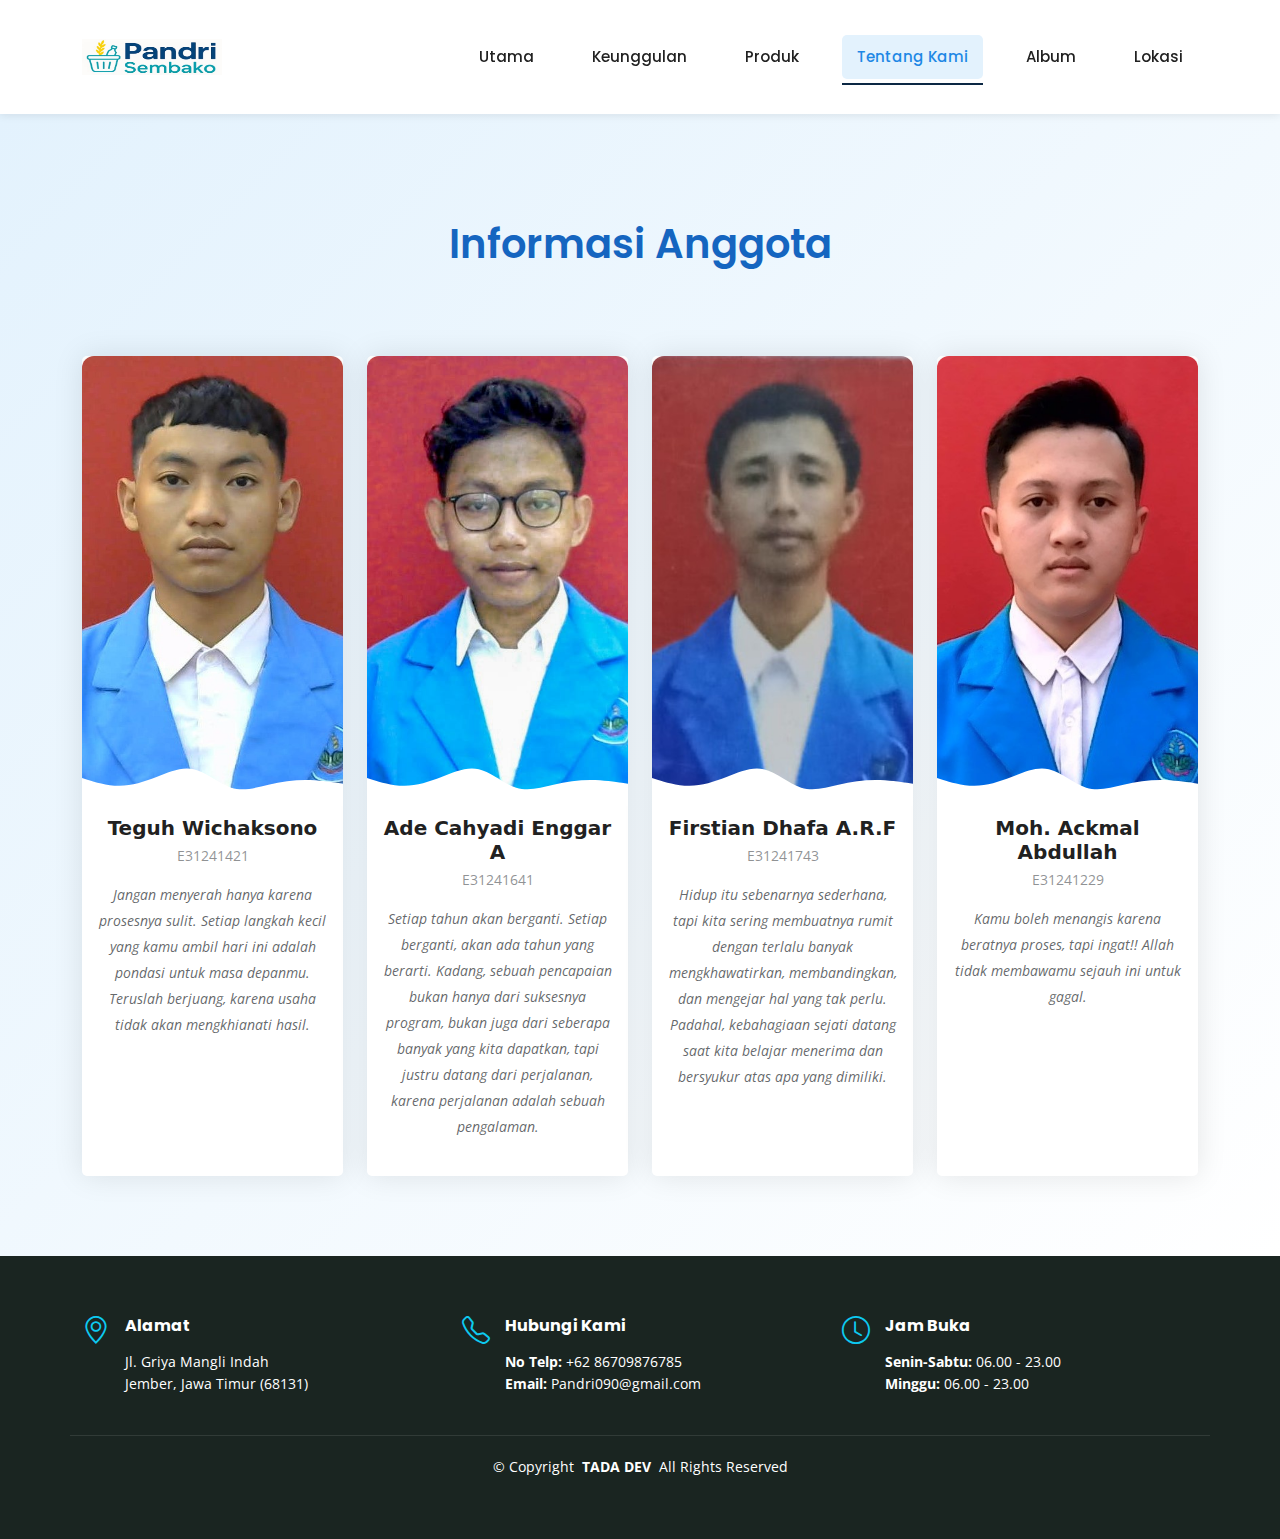
<file: anggota.html>
<!DOCTYPE html>
<html lang="en">

<head>
  <meta charset="utf-8" />
  <meta content="width=device-width, initial-scale=1.0" name="viewport" />
  <title>Pandri Sembako - Tentang Kami</title>
  <meta name="description" content="Pandri Sembako - Informasi anggota tim kami di Jember." />
  <meta name="keywords" content="toko kelontong, sembako, tentang kami, Jember" />

  <!-- Favicons -->
  <link href="assets/img/favicon.png" rel="icon" />
  <link href="assets/img/apple-touch-icon.png" rel="apple-touch-icon" />

  <!-- Fonts -->
  <link href="https://fonts.googleapis.com" rel="preconnect" />
  <link href="https://fonts.gstatic.com" rel="preconnect" crossorigin />
  <link
    href="https://fonts.googleapis.com/css2?family=Poppins:wght@300;400;500;600;700&family=Open+Sans:wght@300;400;600&display=swap"
    rel="stylesheet" />

  <!-- Vendor CSS Files -->
  <link href="assets/vendor/bootstrap/css/bootstrap.min.css" rel="stylesheet" />
  <link href="assets/vendor/bootstrap-icons/bootstrap-icons.css" rel="stylesheet" />
  <link href="assets/vendor/aos/aos.css" rel="stylesheet" />
  <link href="assets/vendor/glightbox/css/glightbox.min.css" rel="stylesheet" />
  <link href="assets/vendor/swiper/swiper-bundle.min.css" rel="stylesheet" />

  <!-- Main CSS File -->
  <link href="assets/css/main.css" rel="stylesheet" />

  <!-- Custom CSS -->
  <style>
    :root {
      --primary-color: #1E88E5;
      --secondary-color: #E3F2FD;
      --accent-color: #1565C0;
      --text-color: #212121;
      --background-color: #FFFFFF;
    }

    body {
      font-family: 'Open Sans', sans-serif;
      color: var(--text-color);
      background-color: var(--background-color);
      line-height: 1.6;
    }

    h1,
    h2,
    h3,
    h4,
    h5,
    h6 {
      font-family: 'Poppins', sans-serif;
      color: var(--text-color);
    }

    .header {
      background-color: var(--background-color);
      box-shadow: 0 2px 8px rgba(0, 0, 0, 0.08);
      padding: 20px 0;
      position: sticky;
      top: 0;
      z-index: 1000;
    }

    .logo img {
      transition: transform 0.3s ease;
      max-width: 140px;
    }

    .logo img:hover {
      transform: scale(1.05);
    }

    .navmenu ul li a {
      font-family: 'Poppins', sans-serif;
      font-weight: 500;
      color: var(--text-color);
      padding: 10px 15px;
      transition: color 0.3s ease, background-color 0.3s ease;
      border-radius: 5px;
    }

    .navmenu ul li a:hover,
    .navmenu ul li a.active {
      color: var(--primary-color);
      background-color: var(--secondary-color);
    }

    .hero,
    .about,
    .why-us,
    .menu,
    .chefs,
    .gallery,
    .lokasi {
      background: linear-gradient(135deg, var(--secondary-color), var(--background-color));
      padding: 80px 0;
      position: relative;
      overflow: hidden;
    }

    .hero h1 {
      font-size: 3rem;
      font-weight: 700;
      color: var(--primary-color);
      margin-bottom: 20px;
    }

    .hero p {
      font-size: 1.125rem;
      color: var(--text-color);
      max-width: 600px;
    }

    .hero-img img,
    .about img,
    .menu-item img,
    .swiper-slide img,
    .team-member img {
      border-radius: 12px;
      box-shadow: 0 4px 12px rgba(0, 0, 0, 0.1);
      transition: transform 0.3s ease, box-shadow 0.3s ease;
    }

    .hero-img img:hover,
    .about img:hover,
    .menu-item img:hover,
    .swiper-slide img:hover,
    .team-member img:hover {
      transform: translateY(-5px);
      box-shadow: 0 6px 16px rgba(0, 0, 0, 0.15);
    }

    .section-title .description-title {
      font-family: 'Poppins', sans-serif;
      font-size: 2.5rem;
      font-weight: 600;
      color: var(--primary-color);
      margin-bottom: 20px;
      position: relative;
      display: inline-block;
    }

    .why-box {
      background-color: var(--secondary-color);
      padding: 30px;
      border-radius: 12px;
      box-shadow: 0 4px 12px rgba(0, 0, 0, 0.08);
      transition: transform 0.3s ease;
    }

    .why-box:hover {
      transform: translateY(-5px);
    }

    .icon-box i {
      font-size: 2.5rem;
      color: var(--primary-color);
      margin-bottom: 15px;
    }

    .icon-box h4 {
      font-size: 1.25rem;
      font-weight: 600;
    }

    .team-member {
      background-color: var(--background-color);
      border-radius: 12px;
      overflow: hidden;
      box-shadow: 0 4px 12px rgba(0, 0, 0, 0.08);
      transition: transform 0.3s ease;
    }

    .team-member:hover {
      transform: translateY(-5px);
    }

    .social a {
      color: var(--primary-color);
      font-size: 1.25rem;
      margin: 0 8px;
      transition: color 0.3s ease;
    }

    .social a:hover {
      color: var(--accent-color);
    }

    iframe {
      border-radius: 12px;
      box-shadow: 0 4px 12px rgba(0, 0, 0, 0.1);
    }

    .footer {
      background-color: #1A2521;
      color: #FFFFFF;
      padding: 60px 0;
    }

    .footer .icon {
      font-size: 1.75rem;
      color: var(--accent-color);
      margin-right: 15px;
    }

    .footer a.text-info {
      color: var(--accent-color) !important;
      transition: color 0.3s ease;
    }

    .footer a.text-info:hover {
      color: var(--primary-color) !important;
    }

    .scroll-top {
      background-color: var(--primary-color);
      color: #FFFFFF;
      border-radius: 50%;
      width: 50px;
      height: 50px;
      display: flex;
      align-items: center;
      justify-content: center;
      transition: background-color 0.3s ease;
    }

    .scroll-top:hover {
      background-color: var(--accent-color);
    }

    @media (max-width: 992px) {
      .hero h1 {
        font-size: 2.5rem;
      }

      .section-title .description-title {
        font-size: 2rem;
      }
    }

    @media (max-width: 768px) {

      .hero,
      .about,
      .why-us,
      .menu,
      .chefs,
      .gallery,
      .lokasi {
        padding: 60px 0;
      }

      .hero h1 {
        font-size: 2rem;
      }

      .hero p {
        font-size: 1rem;
      }

      .section-title .description-title {
        font-size: 1.75rem;
      }

      .navmenu ul {
        flex-direction: column;
        background-color: var(--background-color);
        padding: 20px;
        position: absolute;
        top: 80px;
        left: 0;
        width: 100%;
        display: none;
      }

      .navmenu ul.show {
        display: flex;
      }

      .mobile-nav-toggle {
        font-size: 1.5rem;
        cursor: pointer;
      }
    }
  </style>
</head>

<body class="index-page">
  <header id="header" class="header d-flex align-items-center sticky-top">
    <div class="container position-relative d-flex align-items-center justify-content-between">
      <a href="index.html" class="logo d-flex align-items-center">
        <img src="assets/img/Logo bu pandri3.png.jpg" width="140" alt="Pandri Sembako" />
      </a>

      <nav id="navmenu" class="navmenu">
        <ul>
          <li><a href="index.html#hero">Utama</a></li>
          <li><a href="about.html">Keunggulan</a></li>
          <li><a href="menu.html">Produk</a></li>
          <li><a href="anggota.html" class="active">Tentang Kami</a></li>
          <li><a href="gallery.html">Album</a></li>
          <li><a href="lokasi.html">Lokasi</a></li>
        </ul>
        <i class="mobile-nav-toggle d-xl-none bi bi-list"></i>
      </nav>
    </div>
  </header>

  <main class="main">
    <!-- Chefs Section -->
    <section id="chefs" class="chefs section">
      <div class="container section-title" data-aos="fade-up">
        <p><span class="description-title">Informasi Anggota</span></p>
      </div>

      <div class="container">
        <div class="row gy-4">
          <div class="col-lg-3 d-flex align-items-stretch" data-aos="fade-up" data-aos-delay="100">
            <div class="team-member">
              <div class="member-img">
                <img src="assets/img/teguh ktm.jpg" class="img-fluid" alt="Teguh Wichaksono" />
                <div class="social">
                  <a href="https://instagram.com/teguhwichaksono"><i class="bi bi-instagram"></i></a>
                  <a href="https://wa.me/085855615218"><i class="bi bi-whatsapp"></i></a>
                </div>
              </div>
              <div class="member-info">
                <h4>Teguh Wichaksono</h4>
                <span>E31241421</span>
                <p>Jangan menyerah hanya karena prosesnya sulit. Setiap langkah kecil yang kamu ambil hari ini adalah
                  pondasi untuk masa depanmu. Teruslah berjuang, karena usaha tidak akan mengkhianati hasil.</p>
              </div>
            </div>
          </div>
          <div class="col-lg-3 d-flex align-items-stretch" data-aos="fade-up" data-aos-delay="200">
            <div class="team-member">
              <div class="member-img">
                <img src="assets/img/ade_ktm.jpg" class="img-fluid" alt="Ade Cahyadi Enggar A" />
                <div class="social">
                  <a href="https://instagram.com/adecahyadi__"><i class="bi bi-instagram"></i></a>
                  <a href="https://wa.me/081285870021"><i class="bi bi-whatsapp"></i></a>
                </div>
              </div>
              <div class="member-info">
                <h4>Ade Cahyadi Enggar A</h4>
                <span>E31241641</span>
                <p>Setiap tahun akan berganti. Setiap berganti, akan ada tahun yang berarti. Kadang, sebuah pencapaian
                  bukan hanya dari suksesnya program, bukan juga dari seberapa banyak yang kita dapatkan, tapi justru
                  datang dari perjalanan, karena perjalanan adalah sebuah pengalaman.</p>
              </div>
            </div>
          </div>
          <div class="col-lg-3 d-flex align-items-stretch" data-aos="fade-up" data-aos-delay="300">
            <div class="team-member">
              <div class="member-img">
                <img src="assets/img/dhafa_ktm.jpg" class="img-fluid" alt="Firstian Dhafa A.R.F" />
                <div class="social">
                  <a href="https://instagram.com/dhafa_arf"><i class="bi bi-instagram"></i></a>
                  <a href="https://wa.me/085791338868"><i class="bi bi-whatsapp"></i></a>
                </div>
              </div>
              <div class="member-info">
                <h4>Firstian Dhafa A.R.F</h4>
                <span>E31241743</span>
                <p>Hidup itu sebenarnya sederhana, tapi kita sering membuatnya rumit dengan terlalu banyak
                  mengkhawatirkan, membandingkan, dan mengejar hal yang tak perlu. Padahal, kebahagiaan sejati datang
                  saat kita belajar menerima dan bersyukur atas apa yang dimiliki.</p>
              </div>
            </div>
          </div>
          <div class="col-lg-3 d-flex align-items-stretch" data-aos="fade-up" data-aos-delay="400">
            <div class="team-member">
              <div class="member-img">
                <img src="assets/img/ackmal_ktm.jpg" class="img-fluid" alt="Moh. Ackmal Abdullah" />
                <div class="social">
                  <a href="https://instagram.com/ackoye21"><i class="bi bi-instagram"></i></a>
                  <a href="https://wa.me/083854417991"><i class="bi bi-whatsapp"></i></a>
                </div>
              </div>
              <div class="member-info">
                <h4>Moh. Ackmal Abdullah</h4>
                <span>E31241229</span>
                <p>Kamu boleh menangis karena beratnya proses, tapi ingat!! Allah tidak membawamu sejauh ini untuk
                  gagal.</p>
              </div>
            </div>
          </div>
        </div>
      </div>
    </section>
    <!-- /Chefs Section -->
  </main>

  <footer id="footer" class="footer dark-background">
    <div class="container">
      <div class="row gy-4">
        <div class="col-lg-4 col-md-6 d-flex">
          <i class="bi bi-geo-alt icon text-info"></i>
          <div class="address">
            <h4 style="color: white;">Alamat</h4>
            <p>Jl. Griya Mangli Indah</p>
            <p>Jember, Jawa Timur (68131)</p>
          </div>
        </div>

        <div class="col-lg-4 col-md-6 d-flex">
          <i class="bi bi-telephone icon text-info"></i>
          <div>
            <h4 style="color: white;">Hubungi Kami</h4>
            <p>
              <strong>No Telp:</strong> <span>+62 86709876785</span><br />
              <strong>Email:</strong> <span>Pandri090@gmail.com</span><br />
            </p>
          </div>
        </div>

        <div class="col-lg-4 col-md-6 d-flex">
          <i class="bi bi-clock icon text-info"></i>
          <div>
            <h4 style="color: white;">Jam Buka</h4>
            <p>
              <strong>Senin-Sabtu:</strong> <span>06.00 - 23.00</span><br />
              <strong>Minggu:</strong> <span>06.00 - 23.00</span>
            </p>
          </div>
        </div>
      </div>
    </div>

    <div class="container copyright text-center mt-4">
      <p>
        © <span>Copyright</span> <strong class="px-1 sitename">TADA DEV</strong>
        <span>All Rights Reserved</span>
      </p>
    </div>
  </footer>

  <!-- Scroll Top -->
  <a href="#" id="scroll-top" class="scroll-top d-flex align-items-center justify-content-center"><i
      class="bi bi-arrow-up-short"></i></a>

  <!-- Preloader -->
  <div id="preloader"></div>

  <!-- Vendor JS Files -->
  <script src="assets/vendor/bootstrap/js/bootstrap.bundle.min.js"></script>
  <script src="assets/vendor/aos/aos.js"></script>
  <script src="assets/vendor/glightbox/js/glightbox.min.js"></script>
  <script src="assets/vendor/purecounter/purecounter_vanilla.js"></script>
  <script src="assets/vendor/swiper/swiper-bundle.min.js"></script>

  <!-- Main JS File -->
  <script src="assets/js/main.js"></script>
  <!-- Custom JS for Mobile Navigation -->
  <script>
    document.addEventListener('DOMContentLoaded', function () {
      const mobileNavToggle = document.querySelector('.mobile-nav-toggle');
      const navMenu = document.querySelector('.navmenu ul');

      mobileNavToggle.addEventListener('click', function () {
        navMenu.classList.toggle('show');
        mobileNavToggle.classList.toggle('bi-list');
        mobileNavToggle.classList.toggle('bi-x');
      });

      // Close menu when clicking a link
      navMenu.querySelectorAll('a').forEach(link => {
        link.addEventListener('click', () => {
          navMenu.classList.remove('show');
          mobileNavToggle.classList.add('bi-list');
          mobileNavToggle.classList.remove('bi-x');
        });
      });

      // Close menu when clicking outside
      document.addEventListener('click', function (event) {
        if (!navMenu.contains(event.target) && !mobileNavToggle.contains(event.target)) {
          navMenu.classList.remove('show');
          mobileNavToggle.classList.add('bi-list');
          mobileNavToggle.classList.remove('bi-x');
        }
      });
    });
  </script>
</body>

</html>
</file>
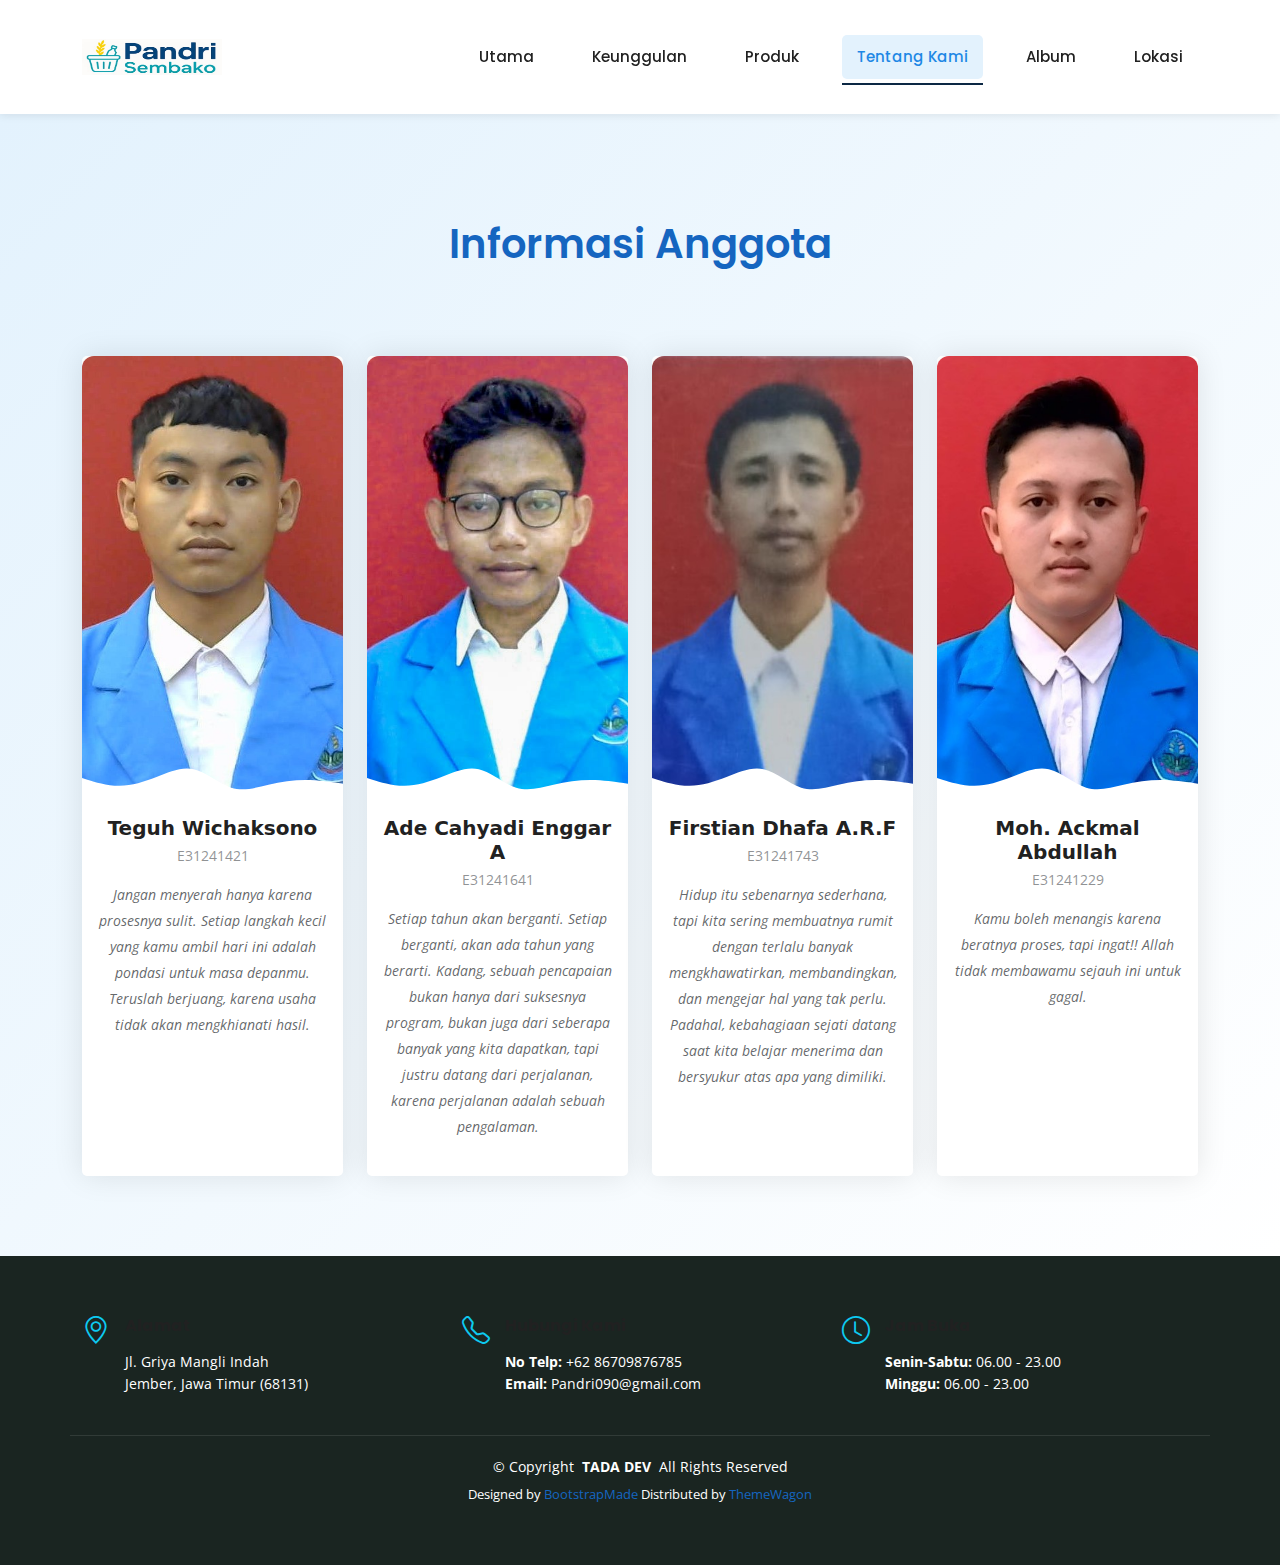
<file: chefs.html>
<!DOCTYPE html>
<html lang="en">

<head>
  <meta charset="utf-8" />
  <meta content="width=device-width, initial-scale=1.0" name="viewport" />
  <title>Pandri Sembako - Tentang Kami</title>
  <meta name="description" content="Pandri Sembako - Informasi anggota tim kami di Jember." />
  <meta name="keywords" content="toko kelontong, sembako, tentang kami, Jember" />

  <!-- Favicons -->
  <link href="assets/img/favicon.png" rel="icon" />
  <link href="assets/img/apple-touch-icon.png" rel="apple-touch-icon" />

  <!-- Fonts -->
  <link href="https://fonts.googleapis.com" rel="preconnect" />
  <link href="https://fonts.gstatic.com" rel="preconnect" crossorigin />
  <link href="https://fonts.googleapis.com/css2?family=Poppins:wght@300;400;500;600;700&family=Open+Sans:wght@300;400;600&display=swap" rel="stylesheet" />

  <!-- Vendor CSS Files -->
  <link href="assets/vendor/bootstrap/css/bootstrap.min.css" rel="stylesheet" />
  <link href="assets/vendor/bootstrap-icons/bootstrap-icons.css" rel="stylesheet" />
  <link href="assets/vendor/aos/aos.css" rel="stylesheet" />
  <link href="assets/vendor/glightbox/css/glightbox.min.css" rel="stylesheet" />
  <link href="assets/vendor/swiper/swiper-bundle.min.css" rel="stylesheet" />

  <!-- Main CSS File -->
  <link href="assets/css/main.css" rel="stylesheet" />

  <!-- Custom CSS -->
  <style>
    :root {
      --primary-color: #1E88E5;
      --secondary-color: #E3F2FD;
      --accent-color: #1565C0;
      --text-color: #212121;
      --background-color: #FFFFFF;
    }

    body {
      font-family: 'Open Sans', sans-serif;
      color: var(--text-color);
      background-color: var(--background-color);
      line-height: 1.6;
    }

    h1, h2, h3, h4, h5, h6 {
      font-family: 'Poppins', sans-serif;
      color: var(--text-color);
    }

    .header {
      background-color: var(--background-color);
      box-shadow: 0 2px 8px rgba(0, 0, 0, 0.08);
      padding: 20px 0;
      position: sticky;
      top: 0;
      z-index: 1000;
    }

    .logo img {
      transition: transform 0.3s ease;
      max-width: 140px;
    }

    .logo img:hover {
      transform: scale(1.05);
    }

    .navmenu ul li a {
      font-family: 'Poppins', sans-serif;
      font-weight: 500;
      color: var(--text-color);
      padding: 10px 15px;
      transition: color 0.3s ease, background-color 0.3s ease;
      border-radius: 5px;
    }

    .navmenu ul li a:hover,
    .navmenu ul li a.active {
      color: var(--primary-color);
      background-color: var(--secondary-color);
    }

    .chefs {
      background: linear-gradient(135deg, var(--secondary-color), var(--background-color));
      padding: 80px 0;
      position: relative;
      overflow: hidden;
    }

    .section-title .description-title {
      font-family: 'Poppins', sans-serif;
      font-size: 2.5rem;
      font-weight: 600;
      color: var(--primary-color);
      margin-bottom: 20px;
      position: relative;
      display: inline-block;
    }

    .team-member {
      background-color: var(--background-color);
      border-radius: 12px;
      overflow: hidden;
      box-shadow: 0 4px 12px rgba(0, 0, 0, 0.08);
      transition: transform 0.3s ease;
    }

    .team-member:hover {
      transform: translateY(-5px);
    }

    .team-member img {
      border-radius: 12px;
      box-shadow: 0 4px 12px rgba(0, 0, 0, 0.1);
      transition: transform 0.3s ease, box-shadow 0.3s ease;
    }

    .team-member img:hover {
      transform: translateY(-5px);
      box-shadow: 0 6px 16px rgba(0, 0, 0, 0.15);
    }

    .social a {
      color: var(--primary-color);
      font-size: 1.25rem;
      margin: 0 8px;
      transition: color 0.3s ease;
    }

    .social a:hover {
      color: var(--accent-color);
    }

    .footer {
      background-color: #1A2521;
      color: #FFFFFF;
      padding: 60px 0;
    }

    .footer .icon {
      font-size: 1.75rem;
      color: var(--accent-color);
      margin-right: 15px;
    }

    .footer a.text-info {
      color: var(--accent-color) !important;
      transition: color 0.3s ease;
    }

    .footer a.text-info:hover {
      color: var(--primary-color) !important;
    }

    .scroll-top {
      background-color: var(--primary-color);
      color: #FFFFFF;
      border-radius: 50%;
      width: 50px;
      height: 50px;
      display: flex;
      align-items: center;
      justify-content: center;
      transition: background-color 0.3s ease;
    }

    .scroll-top:hover {
      background-color: var(--accent-color);
    }

    @media (max-width: 992px) {
      .section-title .description-title {
        font-size: 2rem;
      }
    }

    @media (max-width: 768px) {
      .chefs {
        padding: 60px 0;
      }

      .section-title .description-title {
        font-size: 1.75rem;
      }

      .navmenu ul {
        flex-direction: column;
        background-color: var(--background-color);
        padding: 20px;
        position: absolute;
        top: 80px;
        left: 0;
        width: 100%;
        display: none;
      }

      .navmenu ul.show {
        display: flex;
      }

      .mobile-nav-toggle {
        font-size: 1.5rem;
        cursor: pointer;
      }
    }
  </style>
</head>

<body class="index-page">
  <header id="header" class="header d-flex align-items-center sticky-top">
    <div class="container position-relative d-flex align-items-center justify-content-between">
      <a href="index.html" class="logo d-flex align-items-center">
        <img src="assets/img/Logo bu pandri3.png.jpg" width="140" alt="Pandri Sembako" />
      </a>

      <nav id="navmenu" class="navmenu">
        <ul>
          <li><a href="index.html#hero">Utama</a></li>
          <li><a href="about.html">Keunggulan</a></li>
          <li><a href="menu.html">Produk</a></li>
          <li><a href="chefs.html" class="active">Tentang Kami</a></li>
          <li><a href="gallery.html">Album</a></li>
          <li><a href="lokasi.html">Lokasi</a></li>
        </ul>
        <i class="mobile-nav-toggle d-xl-none bi bi-list"></i>
      </nav>
    </div>
  </header>

  <main class="main">
    <!-- Chefs Section -->
    <section id="chefs" class="chefs section">
      <div class="container section-title" data-aos="fade-up">
        <p><span class="description-title">Informasi Anggota</span></p>
      </div>

      <div class="container">
        <div class="row gy-4">
          <div class="col-lg-3 d-flex align-items-stretch" data-aos="fade-up" data-aos-delay="100">
            <div class="team-member">
              <div class="member-img">
                <img src="assets/img/teguh ktm.jpg" class="img-fluid" alt="Teguh Wichaksono" />
                <div class="social">
                  <a href="https://instagram.com/teguhwichaksono"><i class="bi bi-instagram"></i></a>
                  <a href="https://wa.me/085855615218"><i class="bi bi-whatsapp"></i></a>
                </div>
              </div>
              <div class="member-info">
                <h4>Teguh Wichaksono</h4>
                <span>E31241421</span>
                <p>Jangan menyerah hanya karena prosesnya sulit. Setiap langkah kecil yang kamu ambil hari ini adalah pondasi untuk masa depanmu. Teruslah berjuang, karena usaha tidak akan mengkhianati hasil.</p>
              </div>
            </div>
          </div>
          <div class="col-lg-3 d-flex align-items-stretch" data-aos="fade-up" data-aos-delay="200">
            <div class="team-member">
              <div class="member-img">
                <img src="assets/img/ade_ktm.jpg" class="img-fluid" alt="Ade Cahyadi Enggar A" />
                <div class="social">
                  <a href="https://instagram.com/adecahyadi__"><i class="bi bi-instagram"></i></a>
                  <a href="https://wa.me/081285870021"><i class="bi bi-whatsapp"></i></a>
                </div>
              </div>
              <div class="member-info">
                <h4>Ade Cahyadi Enggar A</h4>
                <span>E31241641</span>
                <p>Setiap tahun akan berganti. Setiap berganti, akan ada tahun yang berarti. Kadang, sebuah pencapaian bukan hanya dari suksesnya program, bukan juga dari seberapa banyak yang kita dapatkan, tapi justru datang dari perjalanan, karena perjalanan adalah sebuah pengalaman.</p>
              </div>
            </div>
          </div>
          <div class="col-lg-3 d-flex align-items-stretch" data-aos="fade-up" data-aos-delay="300">
            <div class="team-member">
              <div class="member-img">
                <img src="assets/img/dhafa_ktm.jpg" class="img-fluid" alt="Firstian Dhafa A.R.F" />
                <div class="social">
                  <a href="https://instagram.com/dhafa_arf"><i class="bi bi-instagram"></i></a>
                  <a href="https://wa.me/085791338868"><i class="bi bi-whatsapp"></i></a>
                </div>
              </div>
              <div class="member-info">
                <h4>Firstian Dhafa A.R.F</h4>
                <span>E31241743</span>
                <p>Hidup itu sebenarnya sederhana, tapi kita sering membuatnya rumit dengan terlalu banyak mengkhawatirkan, membandingkan, dan mengejar hal yang tak perlu. Padahal, kebahagiaan sejati datang saat kita belajar menerima dan bersyukur atas apa yang dimiliki.</p>
              </div>
            </div>
          </div>
          <div class="col-lg-3 d-flex align-items-stretch" data-aos="fade-up" data-aos-delay="400">
            <div class="team-member">
              <div class="member-img">
                <img src="assets/img/ackmal_ktm.jpg" class="img-fluid" alt="Moh. Ackmal Abdullah" />
                <div class="social">
                  <a href="https://instagram.com/ackoye21"><i class="bi bi-instagram"></i></a>
                  <a href="https://wa.me/083854417991"><i class="bi bi-whatsapp"></i></a>
                </div>
              </div>
              <div class="member-info">
                <h4>Moh. Ackmal Abdullah</h4>
                <span>E31241229</span>
                <p>Kamu boleh menangis karena beratnya proses, tapi ingat!! Allah tidak membawamu sejauh ini untuk gagal.</p>
              </div>
            </div>
          </div>
        </div>
      </div>
    </section>
    <!-- /Chefs Section -->
  </main>

  <footer id="footer" class="footer dark-background">
    <div class="container">
      <div class="row gy-3">
        <div class="col-lg-4 col-md-6 d-flex">
          <i class="bi bi-geo-alt icon text-info"></i>
          <div class="address">
            <h4>Alamat</h4>
            <p>Jl. Griya Mangli Indah</p>
            <p>Jember, Jawa Timur (68131)</p>
          </div>
        </div>

        <div class="col-lg-4 col-md-6 d-flex">
          <i class="bi bi-telephone icon text-info"></i>
          <div>
            <h4>Hubungi Kami</h4>
            <p>
              <strong>No Telp:</strong> <span>+62 86709876785</span><br />
              <strong>Email:</strong> <span>Pandri090@gmail.com</span><br />
            </p>
          </div>
        </div>

        <div class="col-lg-4 col-md-6 d-flex">
          <i class="bi bi-clock icon text-info"></i>
          <div>
            <h4>Jam Buka</h4>
            <p>
              <strong>Senin-Sabtu:</strong> <span>06.00 - 23.00</span><br />
              <strong>Minggu:</strong> <span>06.00 - 23.00</span>
            </p>
          </div>
        </div>
      </div>
    </div>

    <div class="container copyright text-center mt-4">
      <p>
        © <span>Copyright</span> <strong class="px-1 sitename">TADA DEV</strong>
        <span>All Rights Reserved</span>
      </p>
      <div class="credits">
        Designed by
        <a href="https://bootstrapmade.com/" class="text-info">BootstrapMade</a> Distributed by
        <a href="https://themewagon.com" class="text-info">ThemeWagon</a>
      </div>
    </div>
  </footer>

  <!-- Scroll Top -->
  <a href="#" id="scroll-top" class="scroll-top d-flex align-items-center justify-content-center"><i class="bi bi-arrow-up-short"></i></a>

  <!-- Preloader -->
  <div id="preloader"></div>

  <!-- Vendor JS Files -->
  <script src="assets/vendor/bootstrap/js/bootstrap.bundle.min.js"></script>
  <script src="assets/vendor/aos/aos.js"></script>
  <script src="assets/vendor/glightbox/js/glightbox.min.js"></script>
  <script src="assets/vendor/purecounter/purecounter_vanilla.js"></script>
  <script src="assets/vendor/swiper/swiper-bundle.min.js"></script>

  <!-- Main JS File -->
  <script src="assets/js/main.js"></script>
</body>

</html>
</file>
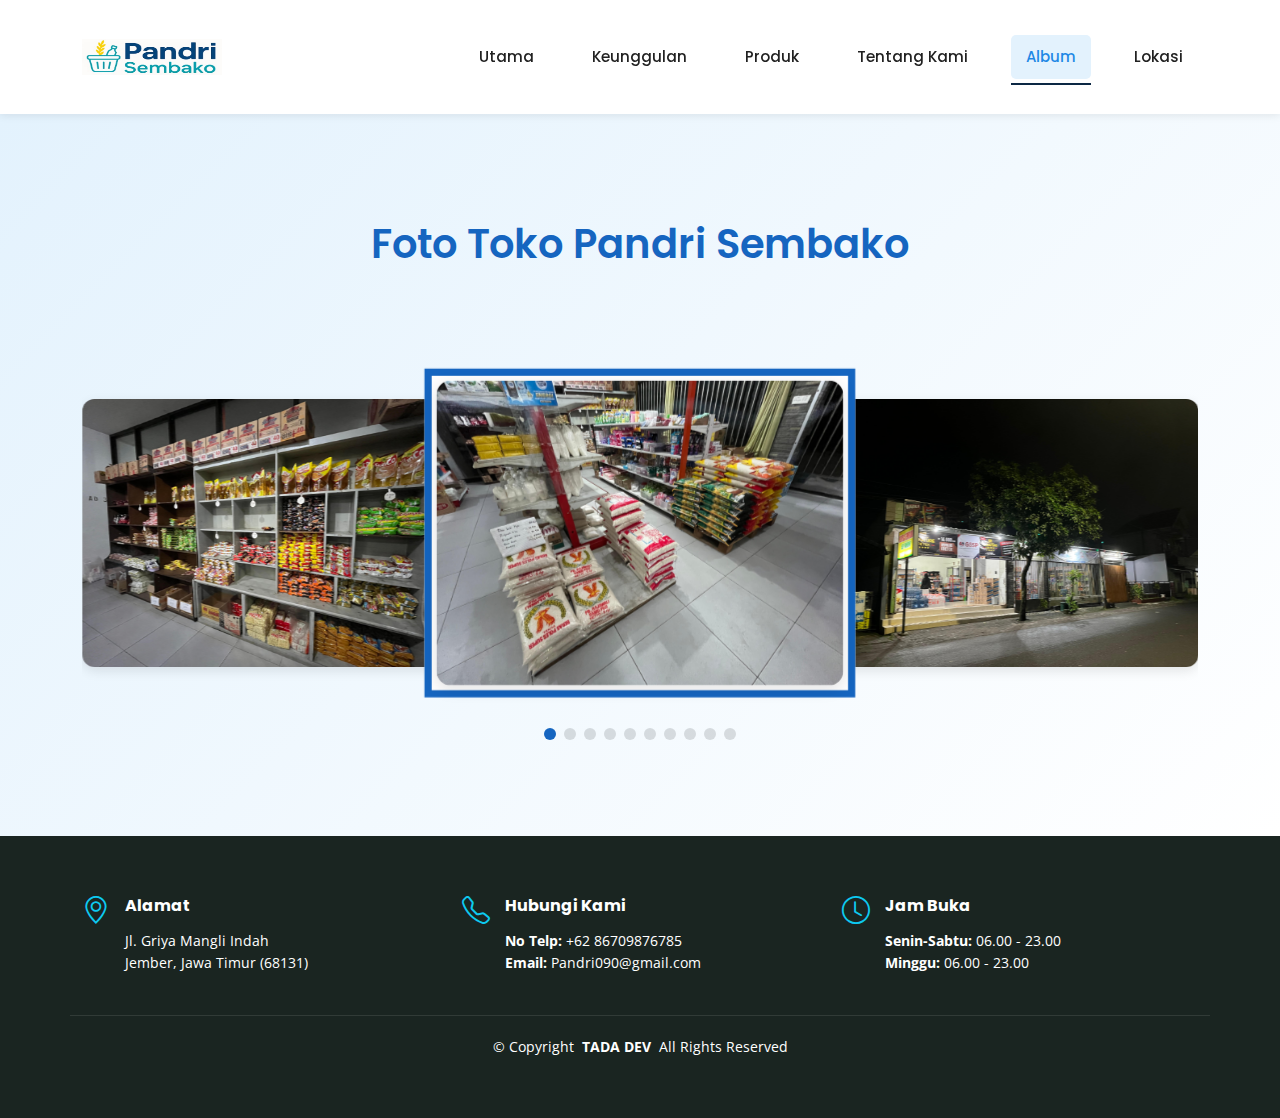
<file: gallery.html>
<!DOCTYPE html>
<html lang="en">

<head>
  <meta charset="utf-8" />
  <meta content="width=device-width, initial-scale=1.0" name="viewport" />
  <title>Pandri Sembako - Album</title>
  <meta name="description" content="Pandri Sembako - Album foto toko kelontong kami di Jember." />
  <meta name="keywords" content="toko kelontong, sembako, album, Jember" />

  <!-- Favicons -->
  <link href="assets/img/favicon.png" rel="icon" />
  <link href="assets/img/apple-touch-icon.png" rel="apple-touch-icon" />

  <!-- Fonts -->
  <link href="https://fonts.googleapis.com" rel="preconnect" />
  <link href="https://fonts.gstatic.com" rel="preconnect" crossorigin />
  <link
    href="https://fonts.googleapis.com/css2?family=Poppins:wght@300;400;500;600;700&family=Open+Sans:wght@300;400;600&display=swap"
    rel="stylesheet" />

  <!-- Vendor CSS Files -->
  <link href="assets/vendor/bootstrap/css/bootstrap.min.css" rel="stylesheet" />
  <link href="assets/vendor/bootstrap-icons/bootstrap-icons.css" rel="stylesheet" />
  <link href="assets/vendor/aos/aos.css" rel="stylesheet" />
  <link href="assets/vendor/glightbox/css/glightbox.min.css" rel="stylesheet" />
  <link href="assets/vendor/swiper/swiper-bundle.min.css" rel="stylesheet" />

  <!-- Main CSS File -->
  <link href="assets/css/main.css" rel="stylesheet" />

  <!-- Custom CSS -->
  <style>
    :root {
      --primary-color: #1E88E5;
      --secondary-color: #E3F2FD;
      --accent-color: #1565C0;
      --text-color: #212121;
      --background-color: #FFFFFF;
    }

    body {
      font-family: 'Open Sans', sans-serif;
      color: var(--text-color);
      background-color: var(--background-color);
      line-height: 1.6;
    }

    h1,
    h2,
    h3,
    h4,
    h5,
    h6 {
      font-family: 'Poppins', sans-serif;
      color: var(--text-color);
    }

    .header {
      background-color: var(--background-color);
      box-shadow: 0 2px 8px rgba(0, 0, 0, 0.08);
      padding: 20px 0;
      position: sticky;
      top: 0;
      z-index: 1000;
    }

    .logo img {
      transition: transform 0.3s ease;
      max-width: 140px;
    }

    .logo img:hover {
      transform: scale(1.05);
    }

    .navmenu ul li a {
      font-family: 'Poppins', sans-serif;
      font-weight: 500;
      color: var(--text-color);
      padding: 10px 15px;
      transition: color 0.3s ease, background-color 0.3s ease;
      border-radius: 5px;
    }

    .navmenu ul li a:hover,
    .navmenu ul li a.active {
      color: var(--primary-color);
      background-color: var(--secondary-color);
    }

    .hero,
    .about,
    .why-us,
    .menu,
    .chefs,
    .gallery,
    .lokasi {
      background: linear-gradient(135deg, var(--secondary-color), var(--background-color));
      padding: 80px 0;
      position: relative;
      overflow: hidden;
    }

    .hero h1 {
      font-size: 3rem;
      font-weight: 700;
      color: var(--primary-color);
      margin-bottom: 20px;
    }

    .hero p {
      font-size: 1.125rem;
      color: var(--text-color);
      max-width: 600px;
    }

    .hero-img img,
    .about img,
    .menu-item img,
    .swiper-slide img,
    .team-member img {
      border-radius: 12px;
      box-shadow: 0 4px 12px rgba(0, 0, 0, 0.1);
      transition: transform 0.3s ease, box-shadow 0.3s ease;
    }

    .hero-img img:hover,
    .about img:hover,
    .menu-item img:hover,
    .swiper-slide img:hover,
    .team-member img:hover {
      transform: translateY(-5px);
      box-shadow: 0 6px 16px rgba(0, 0, 0, 0.15);
    }

    .section-title .description-title {
      font-family: 'Poppins', sans-serif;
      font-size: 2.5rem;
      font-weight: 600;
      color: var(--primary-color);
      margin-bottom: 20px;
      position: relative;
      display: inline-block;
    }

    .why-box {
      background-color: var(--secondary-color);
      padding: 30px;
      border-radius: 12px;
      box-shadow: 0 4px 12px rgba(0, 0, 0, 0.08);
      transition: transform 0.3s ease;
    }

    .why-box:hover {
      transform: translateY(-5px);
    }

    .icon-box i {
      font-size: 2.5rem;
      color: var(--primary-color);
      margin-bottom: 15px;
    }

    .icon-box h4 {
      font-size: 1.25rem;
      font-weight: 600;
    }

    .team-member {
      background-color: var(--background-color);
      border-radius: 12px;
      overflow: hidden;
      box-shadow: 0 4px 12px rgba(0, 0, 0, 0.08);
      transition: transform 0.3s ease;
    }

    .team-member:hover {
      transform: translateY(-5px);
    }

    .social a {
      color: var(--primary-color);
      font-size: 1.25rem;
      margin: 0 8px;
      transition: color 0.3s ease;
    }

    .social a:hover {
      color: var(--accent-color);
    }

    iframe {
      border-radius: 12px;
      box-shadow: 0 4px 12px rgba(0, 0, 0, 0.1);
    }

    .footer {
      background-color: #1A2521;
      color: #FFFFFF;
      padding: 60px 0;
    }

    .footer .icon {
      font-size: 1.75rem;
      color: var(--accent-color);
      margin-right: 15px;
    }

    .footer a.text-info {
      color: var(--accent-color) !important;
      transition: color 0.3s ease;
    }

    .footer a.text-info:hover {
      color: var(--primary-color) !important;
    }

    .scroll-top {
      background-color: var(--primary-color);
      color: #FFFFFF;
      border-radius: 50%;
      width: 50px;
      height: 50px;
      display: flex;
      align-items: center;
      justify-content: center;
      transition: background-color 0.3s ease;
    }

    .scroll-top:hover {
      background-color: var(--accent-color);
    }

    @media (max-width: 992px) {
      .hero h1 {
        font-size: 2.5rem;
      }

      .section-title .description-title {
        font-size: 2rem;
      }
    }

    @media (max-width: 768px) {

      .hero,
      .about,
      .why-us,
      .menu,
      .chefs,
      .gallery,
      .lokasi {
        padding: 60px 0;
      }

      .hero h1 {
        font-size: 2rem;
      }

      .hero p {
        font-size: 1rem;
      }

      .section-title .description-title {
        font-size: 1.75rem;
      }

      .navmenu ul {
        flex-direction: column;
        background-color: var(--background-color);
        padding: 20px;
        position: absolute;
        top: 80px;
        left: 0;
        width: 100%;
        display: none;
      }

      .navmenu ul.show {
        display: flex;
      }

      .mobile-nav-toggle {
        font-size: 1.5rem;
        cursor: pointer;
      }
    }
  </style>
</head>

<body class="index-page">
  <header id="header" class="header d-flex align-items-center sticky-top">
    <div class="container position-relative d-flex align-items-center justify-content-between">
      <a href="index.html" class="logo d-flex align-items-center">
        <img src="assets/img/Logo bu pandri3.png.jpg" width="140" alt="Pandri Sembako" />
      </a>

      <nav id="navmenu" class="navmenu">
        <ul>
          <li><a href="index.html#hero">Utama</a></li>
          <li><a href="about.html">Keunggulan</a></li>
          <li><a href="menu.html">Produk</a></li>
          <li><a href="anggota.html">Tentang Kami</a></li>
          <li><a href="gallery.html" class="active">Album</a></li>
          <li><a href="lokasi.html">Lokasi</a></li>
        </ul>
        <i class="mobile-nav-toggle d-xl-none bi bi-list"></i>
      </nav>
    </div>
  </header>

  <main class="main">
    <!-- Gallery Section -->
    <section id="gallery" class="gallery section">
      <div class="container section-title" data-aos="fade-up">
        <p><span class="description-title">Foto Toko Pandri Sembako</span></p>
      </div>

      <div class="container" data-aos="fade-up" data-aos-delay="100">
        <div class="swiper init-swiper">
          <script type="application/json" class="swiper-config">
            {
              "loop": true,
              "speed": 600,
              "autoplay": {
                "delay": 5000
              },
              "slidesPerView": "auto",
              "centeredSlides": true,
              "pagination": {
                "el": ".swiper-pagination",
                "type": "bullets",
                "clickable": true
              },
              "breakpoints": {
                "320": {
                  "slidesPerView": 1,
                  "spaceBetween": 10
                },
                "768": {
                  "slidesPerView": 2,
                  "spaceBetween": 15
                },
                "1200": {
                  "slidesPerView": 3,
                  "spaceBetween": 20
                }
              }
            }
          </script>
          <div class="swiper-wrapper align-items-center">
            <div class="swiper-slide">
              <a class="glightbox" data-gallery="images-gallery" href="assets/img/galery/foto11.jpg"><img
                  src="assets/img/galery/foto11.jpg" class="img-fluid" alt="Gallery Image 1" /></a>
            </div>
            <div class="swiper-slide">
              <a class="glightbox" data-gallery="images-gallery" href="assets/img/galery/foto2.jpg"><img
                  src="assets/img/galery/foto2.jpg" class="img-fluid" alt="Gallery Image 2" /></a>
            </div>
            <div class="swiper-slide">
              <a class="glightbox" data-gallery="images-gallery" href="assets/img/galery/foto3.jpg"><img
                  src="assets/img/galery/foto3.jpg" class="img-fluid" alt="Gallery Image 3" /></a>
            </div>
            <div class="swiper-slide">
              <a class="glightbox" data-gallery="images-gallery" href="assets/img/galery/foto4.jpg"><img
                  src="assets/img/galery/foto4.jpg" class="img-fluid" alt="Gallery Image 4" /></a>
            </div>
            <div class="swiper-slide">
              <a class="glightbox" data-gallery="images-gallery" href="assets/img/galery/foto5.jpg"><img
                  src="assets/img/galery/foto5.jpg" class="img-fluid" alt="Gallery Image 5" /></a>
            </div>
            <div class="swiper-slide">
              <a class="glightbox" data-gallery="images-gallery" href="assets/img/galery/foto6.jpg"><img
                  src="assets/img/galery/foto6.jpg" class="img-fluid" alt="Gallery Image 6" /></a>
            </div>
            <div class="swiper-slide">
              <a class="glightbox" data-gallery="images-gallery" href="assets/img/galery/foto7.jpg"><img
                  src="assets/img/galery/foto7.jpg" class="img-fluid" alt="Gallery Image 7" /></a>
            </div>
            <div class="swiper-slide">
              <a class="glightbox" data-gallery="images-gallery" href="assets/img/galery/foto8.jpg"><img
                  src="assets/img/galery/foto8.jpg" class="img-fluid" alt="Gallery Image 8" /></a>
            </div>
            <div class="swiper-slide">
              <a class="glightbox" data-gallery="images-gallery" href="assets/img/galery/foto9.jpg"><img
                  src="assets/img/galery/foto9.jpg" class="img-fluid" alt="Gallery Image 9" /></a>
            </div>
            <div class="swiper-slide">
              <a class="glightbox" data-gallery="images-gallery" href="assets/img/galery/foto10.jpg"><img
                  src="assets/img/galery/foto10.jpg" class="img-fluid" alt="Gallery Image 10" /></a>
            </div>
          </div>
          <div class="swiper-pagination"></div>
        </div>
      </div>
    </section>
    <!-- /Gallery Section -->
  </main>

  <footer id="footer" class="footer dark-background">
    <div class="container">
      <div class="row gy-4">
        <div class="col-lg-4 col-md-6 d-flex">
          <i class="bi bi-geo-alt icon text-info"></i>
          <div class="address">
            <h4 style="color: white;">Alamat</h4>
            <p>Jl. Griya Mangli Indah</p>
            <p>Jember, Jawa Timur (68131)</p>
          </div>
        </div>

        <div class="col-lg-4 col-md-6 d-flex">
          <i class="bi bi-telephone icon text-info"></i>
          <div>
            <h4 style="color: white;">Hubungi Kami</h4>
            <p>
              <strong>No Telp:</strong> <span>+62 86709876785</span><br />
              <strong>Email:</strong> <span>Pandri090@gmail.com</span><br />
            </p>
          </div>
        </div>

        <div class="col-lg-4 col-md-6 d-flex">
          <i class="bi bi-clock icon text-info"></i>
          <div>
            <h4 style="color: white;">Jam Buka</h4>
            <p>
              <strong>Senin-Sabtu:</strong> <span>06.00 - 23.00</span><br />
              <strong>Minggu:</strong> <span>06.00 - 23.00</span>
            </p>
          </div>
        </div>
      </div>
    </div>

    <div class="container copyright text-center mt-4">
      <p>
        © <span>Copyright</span> <strong class="px-1 sitename">TADA DEV</strong>
        <span>All Rights Reserved</span>
      </p>
    </div>
  </footer>

  <!-- Scroll Top -->
  <a href="#" id="scroll-top" class="scroll-top d-flex align-items-center justify-content-center"><i
      class="bi bi-arrow-up-short"></i></a>

  <!-- Preloader -->
  <div id="preloader"></div>

  <!-- Vendor JS Files -->
  <script src="assets/vendor/bootstrap/js/bootstrap.bundle.min.js"></script>
  <script src="assets/vendor/aos/aos.js"></script>
  <script src="assets/vendor/glightbox/js/glightbox.min.js"></script>
  <script src="assets/vendor/purecounter/purecounter_vanilla.js"></script>
  <script src="assets/vendor/swiper/swiper-bundle.min.js"></script>

  <!-- Main JS File -->
  <script src="assets/js/main.js"></script>
  <!-- Custom JS for Mobile Navigation -->
  <script>
    document.addEventListener('DOMContentLoaded', function () {
      const mobileNavToggle = document.querySelector('.mobile-nav-toggle');
      const navMenu = document.querySelector('.navmenu ul');

      mobileNavToggle.addEventListener('click', function () {
        navMenu.classList.toggle('show');
        mobileNavToggle.classList.toggle('bi-list');
        mobileNavToggle.classList.toggle('bi-x');
      });

      // Close menu when clicking a link
      navMenu.querySelectorAll('a').forEach(link => {
        link.addEventListener('click', () => {
          navMenu.classList.remove('show');
          mobileNavToggle.classList.add('bi-list');
          mobileNavToggle.classList.remove('bi-x');
        });
      });

      // Close menu when clicking outside
      document.addEventListener('click', function (event) {
        if (!navMenu.contains(event.target) && !mobileNavToggle.contains(event.target)) {
          navMenu.classList.remove('show');
          mobileNavToggle.classList.add('bi-list');
          mobileNavToggle.classList.remove('bi-x');
        }
      });
    });
  </script>
</body>

</html>
</file>
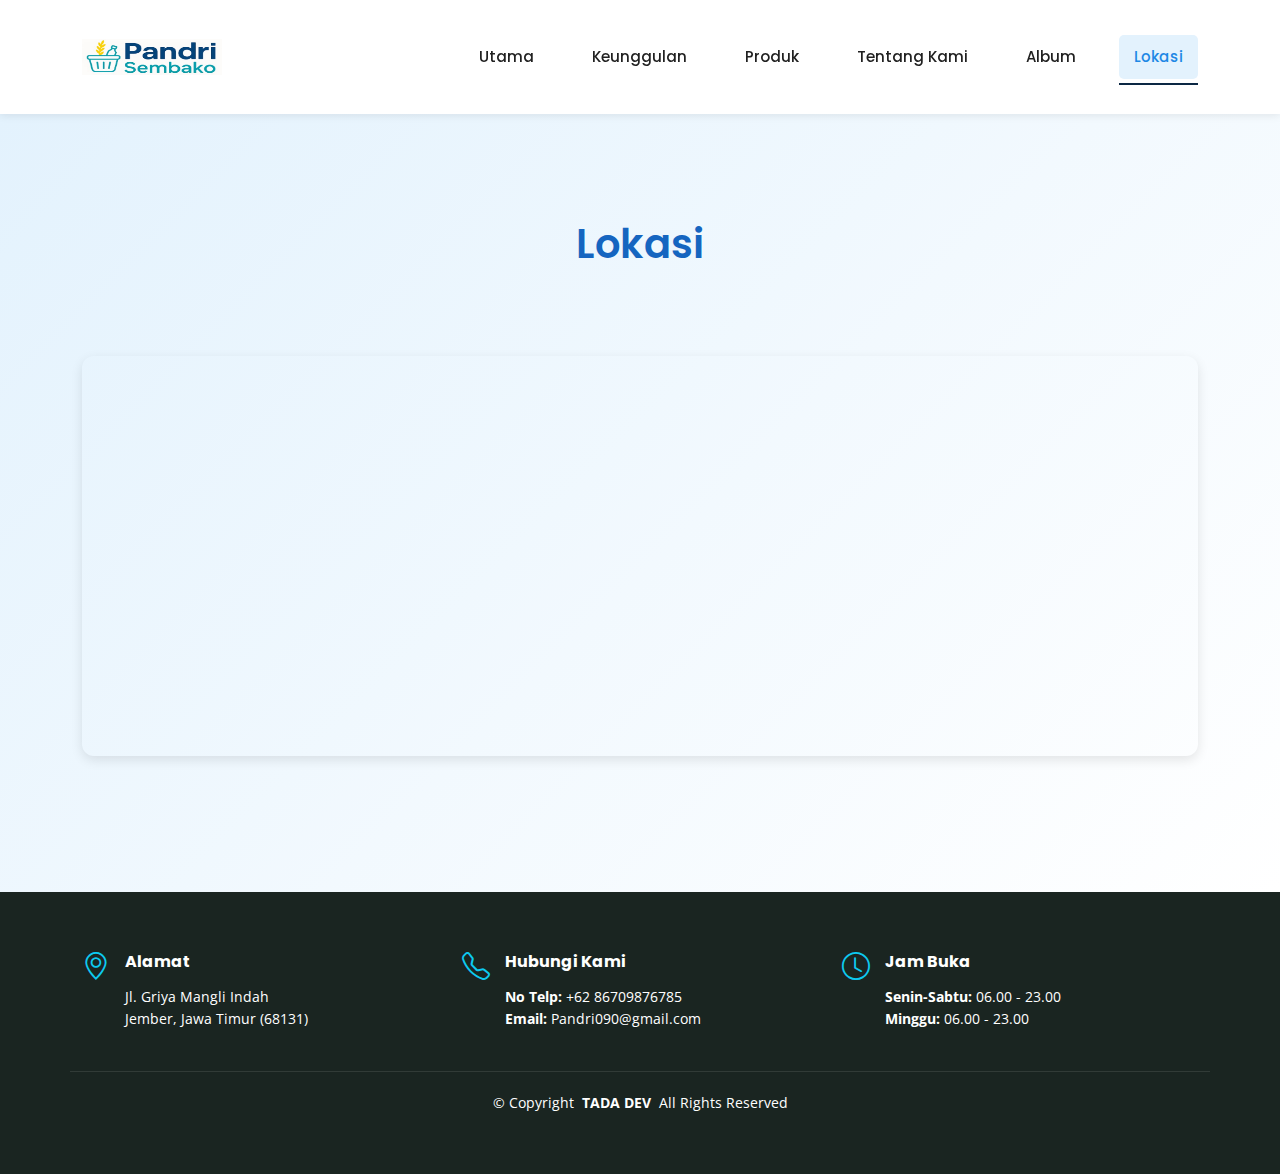
<file: lokasi.html>
<!DOCTYPE html>
<html lang="en">

<head>
  <meta charset="utf-8" />
  <meta content="width=device-width, initial-scale=1.0" name="viewport" />
  <title>Pandri Sembako - Lokasi</title>
  <meta name="description" content="Pandri Sembako - Lokasi toko kelontong kami di Jember." />
  <meta name="keywords" content="toko kelontong, sembako, lokasi, Jember" />

  <!-- Favicons -->
  <link href="assets/img/favicon.png" rel="icon" />
  <link href="assets/img/apple-touch-icon.png" rel="apple-touch-icon" />

  <!-- Fonts -->
  <link href="https://fonts.googleapis.com" rel="preconnect" />
  <link href="https://fonts.gstatic.com" rel="preconnect" crossorigin />
  <link href="https://fonts.googleapis.com/css2?family=Poppins:wght@300;400;500;600;700&family=Open+Sans:wght@300;400;600&display=swap" rel="stylesheet" />

  <!-- Vendor CSS Files -->
  <link href="assets/vendor/bootstrap/css/bootstrap.min.css" rel="stylesheet" />
  <link href="assets/vendor/bootstrap-icons/bootstrap-icons.css" rel="stylesheet" />
  <link href="assets/vendor/aos/aos.css" rel="stylesheet" />
  <link href="assets/vendor/glightbox/css/glightbox.min.css" rel="stylesheet" />
  <link href="assets/vendor/swiper/swiper-bundle.min.css" rel="stylesheet" />

  <!-- Main CSS File -->
  <link href="assets/css/main.css" rel="stylesheet" />

  <!-- Custom CSS -->
  <style>
    :root {
      --primary-color: #1E88E5;
      --secondary-color: #E3F2FD;
      --accent-color: #1565C0;
      --text-color: #212121;
      --background-color: #FFFFFF;
    }

    body {
      font-family: 'Open Sans', sans-serif;
      color: var(--text-color);
      background-color: var(--background-color);
      line-height: 1.6;
    }

    h1,
    h2,
    h3,
    h4,
    h5,
    h6 {
      font-family: 'Poppins', sans-serif;
      color: var(--text-color);
    }

    .header {
      background-color: var(--background-color);
      box-shadow: 0 2px 8px rgba(0, 0, 0, 0.08);
      padding: 20px 0;
      position: sticky;
      top: 0;
      z-index: 1000;
    }

    .logo img {
      transition: transform 0.3s ease;
      max-width: 140px;
    }

    .logo img:hover {
      transform: scale(1.05);
    }

    .navmenu ul li a {
      font-family: 'Poppins', sans-serif;
      font-weight: 500;
      color: var(--text-color);
      padding: 10px 15px;
      transition: color 0.3s ease, background-color 0.3s ease;
      border-radius: 5px;
    }

    .navmenu ul li a:hover,
    .navmenu ul li a.active {
      color: var(--primary-color);
      background-color: var(--secondary-color);
    }

    .hero,
    .about,
    .why-us,
    .menu,
    .chefs,
    .gallery,
    .lokasi {
      background: linear-gradient(135deg, var(--secondary-color), var(--background-color));
      padding: 80px 0;
      position: relative;
      overflow: hidden;
    }

    .hero h1 {
      font-size: 3rem;
      font-weight: 700;
      color: var(--primary-color);
      margin-bottom: 20px;
    }

    .hero p {
      font-size: 1.125rem;
      color: var(--text-color);
      max-width: 600px;
    }

    .hero-img img,
    .about img,
    .menu-item img,
    .swiper-slide img,
    .team-member img {
      border-radius: 12px;
      box-shadow: 0 4px 12px rgba(0, 0, 0, 0.1);
      transition: transform 0.3s ease, box-shadow 0.3s ease;
    }

    .hero-img img:hover,
    .about img:hover,
    .menu-item img:hover,
    .swiper-slide img:hover,
    .team-member img:hover {
      transform: translateY(-5px);
      box-shadow: 0 6px 16px rgba(0, 0, 0, 0.15);
    }

    .section-title .description-title {
      font-family: 'Poppins', sans-serif;
      font-size: 2.5rem;
      font-weight: 600;
      color: var(--primary-color);
      margin-bottom: 20px;
      position: relative;
      display: inline-block;
    }

    .why-box {
      background-color: var(--secondary-color);
      padding: 30px;
      border-radius: 12px;
      box-shadow: 0 4px 12px rgba(0, 0, 0, 0.08);
      transition: transform 0.3s ease;
    }

    .why-box:hover {
      transform: translateY(-5px);
    }

    .icon-box i {
      font-size: 2.5rem;
      color: var(--primary-color);
      margin-bottom: 15px;
    }

    .icon-box h4 {
      font-size: 1.25rem;
      font-weight: 600;
    }

    .team-member {
      background-color: var(--background-color);
      border-radius: 12px;
      overflow: hidden;
      box-shadow: 0 4px 12px rgba(0, 0, 0, 0.08);
      transition: transform 0.3s ease;
    }

    .team-member:hover {
      transform: translateY(-5px);
    }

    .social a {
      color: var(--primary-color);
      font-size: 1.25rem;
      margin: 0 8px;
      transition: color 0.3s ease;
    }

    .social a:hover {
      color: var(--accent-color);
    }

    iframe {
      border-radius: 12px;
      box-shadow: 0 4px 12px rgba(0, 0, 0, 0.1);
    }

    .footer {
      background-color: #1A2521;
      color: #FFFFFF;
      padding: 60px 0;
    }

    .footer .icon {
      font-size: 1.75rem;
      color: var(--accent-color);
      margin-right: 15px;
    }

    .footer a.text-info {
      color: var(--accent-color) !important;
      transition: color 0.3s ease;
    }

    .footer a.text-info:hover {
      color: var(--primary-color) !important;
    }

    .scroll-top {
      background-color: var(--primary-color);
      color: #FFFFFF;
      border-radius: 50%;
      width: 50px;
      height: 50px;
      display: flex;
      align-items: center;
      justify-content: center;
      transition: background-color 0.3s ease;
    }

    .scroll-top:hover {
      background-color: var(--accent-color);
    }

    @media (max-width: 992px) {
      .hero h1 {
        font-size: 2.5rem;
      }

      .section-title .description-title {
        font-size: 2rem;
      }
    }

    @media (max-width: 768px) {

      .hero,
      .about,
      .why-us,
      .menu,
      .chefs,
      .gallery,
      .lokasi {
        padding: 60px 0;
      }

      .hero h1 {
        font-size: 2rem;
      }

      .hero p {
        font-size: 1rem;
      }

      .section-title .description-title {
        font-size: 1.75rem;
      }

      .navmenu ul {
        flex-direction: column;
        background-color: var(--background-color);
        padding: 20px;
        position: absolute;
        top: 80px;
        left: 0;
        width: 100%;
        display: none;
      }

      .navmenu ul.show {
        display: flex;
      }

      .mobile-nav-toggle {
        font-size: 1.5rem;
        cursor: pointer;
      }
    }
  </style>
</head>

<body class="index-page">
  <header id="header" class="header d-flex align-items-center sticky-top">
    <div class="container position-relative d-flex align-items-center justify-content-between">
      <a href="index.html" class="logo d-flex align-items-center">
        <img src="assets/img/Logo bu pandri3.png.jpg" width="140" alt="Pandri Sembako" />
      </a>

      <nav id="navmenu" class="navmenu">
        <ul>
          <li><a href="index.html#hero">Utama</a></li>
          <li><a href="about.html">Keunggulan</a></li>
          <li><a href="menu.html">Produk</a></li>
          <li><a href="anggota.html">Tentang Kami</a></li>
          <li><a href="gallery.html">Album</a></li>
          <li><a href="lokasi.html" class="active">Lokasi</a></li>
        </ul>
        <i class="mobile-nav-toggle d-xl-none bi bi-list"></i>
      </nav>
    </div>
  </header>

  <main class="main">
    <!-- Lokasi Section -->
    <section id="lokasi" class="lokasi section">
      <div class="container section-title" data-aos="fade-up">
        <p><span class="description-title">Lokasi</span></p>
      </div>

      <div class="container" data-aos="fade-up" data-aos-delay="100">
        <div class="mb-5">
          <iframe style="width: 100%; height: 400px; border-radius: 12px;" src="https://www.google.com/maps/embed?pb=!1m18!1m12!1m3!1d3949.0647763146753!2d113.64370729999999!3d-8.1962298!2m3!1f0!2f0!3f0!3m2!1i1024!2i768!4f13.1!3m3!1m2!1s0x2dd69168070c66f9%3A0x4b7154ca85fddbec!2sBursa%20Sembako%20Bu%20Pandri!5e0!3m2!1sid!2sid!4v1747415523629!5m2!1sid!2sid" frameborder="0" allowfullscreen=""></iframe>
        </div>
      </div>
    </section>
    <!-- /Lokasi Section -->
  </main>

  <footer id="footer" class="footer dark-background">
    <div class="container">
      <div class="row gy-4">
        <div class="col-lg-4 col-md-6 d-flex">
          <i class="bi bi-geo-alt icon text-info"></i>
          <div class="address">
            <h4 style="color: white;">Alamat</h4>
            <p>Jl. Griya Mangli Indah</p>
            <p>Jember, Jawa Timur (68131)</p>
          </div>
        </div>

        <div class="col-lg-4 col-md-6 d-flex">
          <i class="bi bi-telephone icon text-info"></i>
          <div>
            <h4 style="color: white;">Hubungi Kami</h4>
            <p>
              <strong>No Telp:</strong> <span>+62 86709876785</span><br />
              <strong>Email:</strong> <span>Pandri090@gmail.com</span><br />
            </p>
          </div>
        </div>

        <div class="col-lg-4 col-md-6 d-flex">
          <i class="bi bi-clock icon text-info"></i>
          <div>
            <h4 style="color: white;">Jam Buka</h4>
            <p>
              <strong>Senin-Sabtu:</strong> <span>06.00 - 23.00</span><br />
              <strong>Minggu:</strong> <span>06.00 - 23.00</span>
            </p>
          </div>
        </div>
      </div>
    </div>

    <div class="container copyright text-center mt-4">
      <p>
        © <span>Copyright</span> <strong class="px-1 sitename">TADA DEV</strong>
        <span>All Rights Reserved</span>
      </p>
    </div>
  </footer>

  <!-- Scroll Top -->
  <a href="#" id="scroll-top" class="scroll-top d-flex align-items-center justify-content-center"><i
      class="bi bi-arrow-up-short"></i></a>

  <!-- Preloader -->
  <div id="preloader"></div>

  <!-- Vendor JS Files -->
  <script src="assets/vendor/bootstrap/js/bootstrap.bundle.min.js"></script>
  <script src="assets/vendor/aos/aos.js"></script>
  <script src="assets/vendor/glightbox/js/glightbox.min.js"></script>
  <script src="assets/vendor/purecounter/purecounter_vanilla.js"></script>
  <script src="assets/vendor/swiper/swiper-bundle.min.js"></script>

  <!-- Main JS File -->
  <script src="assets/js/main.js"></script>
  <!-- Custom JS for Mobile Navigation -->
  <script>
    document.addEventListener('DOMContentLoaded', function () {
      const mobileNavToggle = document.querySelector('.mobile-nav-toggle');
      const navMenu = document.querySelector('.navmenu ul');

      mobileNavToggle.addEventListener('click', function () {
        navMenu.classList.toggle('show');
        mobileNavToggle.classList.toggle('bi-list');
        mobileNavToggle.classList.toggle('bi-x');
      });

      // Close menu when clicking a link
      navMenu.querySelectorAll('a').forEach(link => {
        link.addEventListener('click', () => {
          navMenu.classList.remove('show');
          mobileNavToggle.classList.add('bi-list');
          mobileNavToggle.classList.remove('bi-x');
        });
      });

      // Close menu when clicking outside
      document.addEventListener('click', function (event) {
        if (!navMenu.contains(event.target) && !mobileNavToggle.contains(event.target)) {
          navMenu.classList.remove('show');
          mobileNavToggle.classList.add('bi-list');
          mobileNavToggle.classList.remove('bi-x');
        }
      });
    });
  </script>
</body>

</html>
</file>
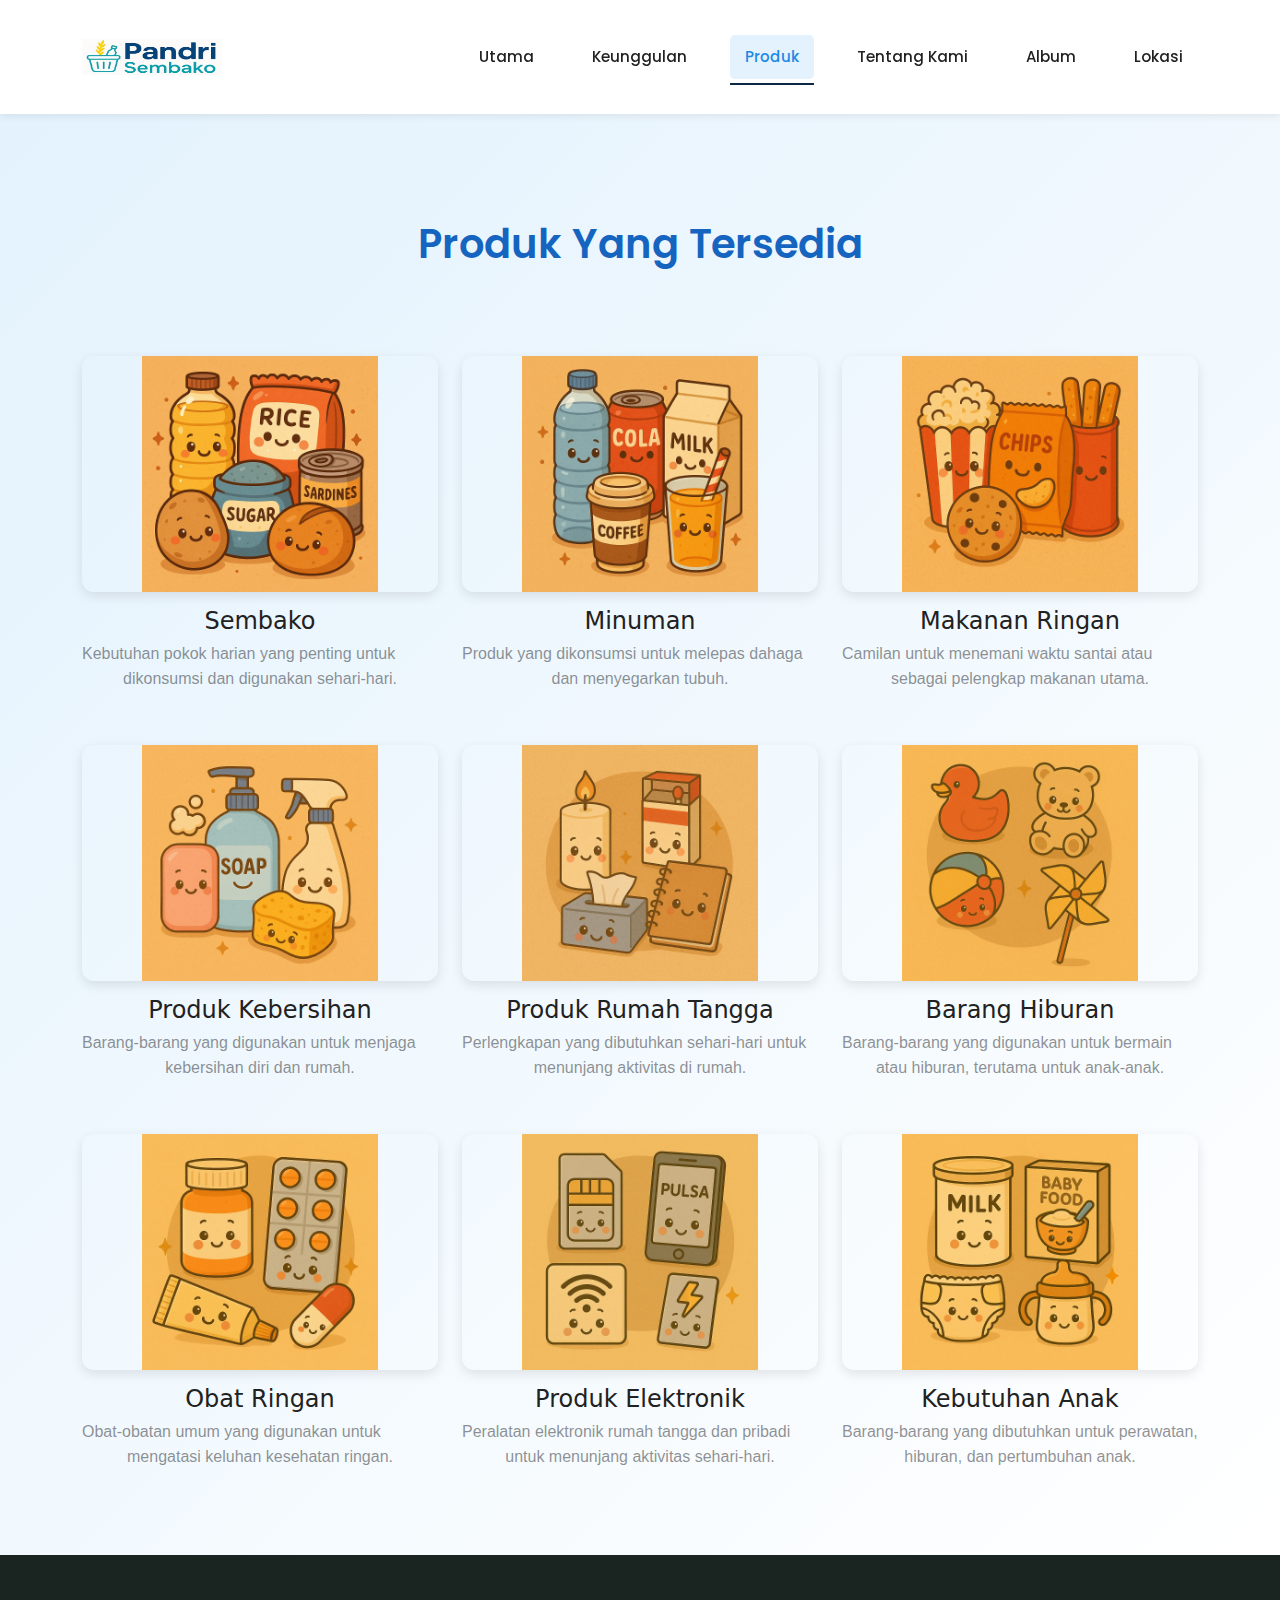
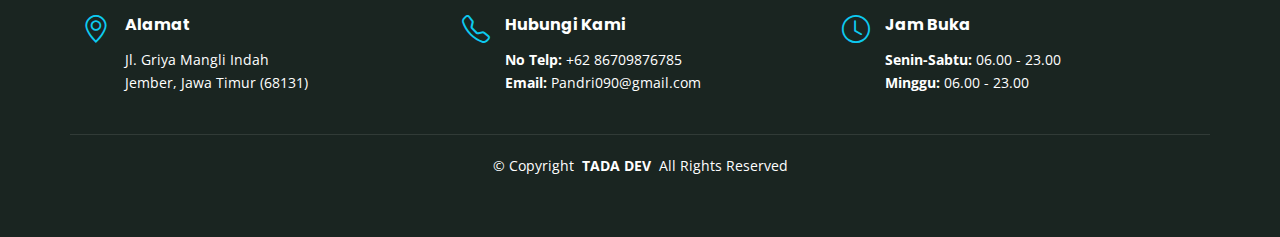
<file: menu.html>
<!DOCTYPE html>
<html lang="en">

<head>
  <meta charset="utf-8" />
  <meta content="width=device-width, initial-scale=1.0" name="viewport" />
  <title>Pandri Sembako - Produk</title>
  <meta name="description" content="Pandri Sembako - Daftar produk toko kelontong kami di Jember." />
  <meta name="keywords" content="toko kelontong, sembako, produk, Jember" />

  <!-- Favicons -->
  <link href="assets/img/favicon.png" rel="icon" />
  <link href="assets/img/apple-touch-icon.png" rel="apple-touch-icon" />

  <!-- Fonts -->
  <link href="https://fonts.googleapis.com" rel="preconnect" />
  <link href="https://fonts.gstatic.com" rel="preconnect" crossorigin />
  <link href="https://fonts.googleapis.com/css2?family=Poppins:wght@300;400;500;600;700&family=Open+Sans:wght@300;400;600&display=swap" rel="stylesheet" />

  <!-- Vendor CSS Files -->
  <link href="assets/vendor/bootstrap/css/bootstrap.min.css" rel="stylesheet" />
  <link href="assets/vendor/bootstrap-icons/bootstrap-icons.css" rel="stylesheet" />
  <link href="assets/vendor/aos/aos.css" rel="stylesheet" />
  <link href="assets/vendor/glightbox/css/glightbox.min.css" rel="stylesheet" />
  <link href="assets/vendor/swiper/swiper-bundle.min.css" rel="stylesheet" />

  <!-- Main CSS File -->
  <link href="assets/css/main.css" rel="stylesheet" />

  <!-- Custom CSS -->
  <style>
    :root {
      --primary-color: #1E88E5;
      --secondary-color: #E3F2FD;
      --accent-color: #1565C0;
      --text-color: #212121;
      --background-color: #FFFFFF;
    }

    body {
      font-family: 'Open Sans', sans-serif;
      color: var(--text-color);
      background-color: var(--background-color);
      line-height: 1.6;
    }

    h1,
    h2,
    h3,
    h4,
    h5,
    h6 {
      font-family: 'Poppins', sans-serif;
      color: var(--text-color);
    }

    .header {
      background-color: var(--background-color);
      box-shadow: 0 2px 8px rgba(0, 0, 0, 0.08);
      padding: 20px 0;
      position: sticky;
      top: 0;
      z-index: 1000;
    }

    .logo img {
      transition: transform 0.3s ease;
      max-width: 140px;
    }

    .logo img:hover {
      transform: scale(1.05);
    }

    .navmenu ul li a {
      font-family: 'Poppins', sans-serif;
      font-weight: 500;
      color: var(--text-color);
      padding: 10px 15px;
      transition: color 0.3s ease, background-color 0.3s ease;
      border-radius: 5px;
    }

    .navmenu ul li a:hover,
    .navmenu ul li a.active {
      color: var(--primary-color);
      background-color: var(--secondary-color);
    }

    .hero,
    .about,
    .why-us,
    .menu,
    .chefs,
    .gallery,
    .lokasi {
      background: linear-gradient(135deg, var(--secondary-color), var(--background-color));
      padding: 80px 0;
      position: relative;
      overflow: hidden;
    }

    .hero h1 {
      font-size: 3rem;
      font-weight: 700;
      color: var(--primary-color);
      margin-bottom: 20px;
    }

    .hero p {
      font-size: 1.125rem;
      color: var(--text-color);
      max-width: 600px;
    }

    .hero-img img,
    .about img,
    .menu-item img,
    .swiper-slide img,
    .team-member img {
      border-radius: 12px;
      box-shadow: 0 4px 12px rgba(0, 0, 0, 0.1);
      transition: transform 0.3s ease, box-shadow 0.3s ease;
    }

    .hero-img img:hover,
    .about img:hover,
    .menu-item img:hover,
    .swiper-slide img:hover,
    .team-member img:hover {
      transform: translateY(-5px);
      box-shadow: 0 6px 16px rgba(0, 0, 0, 0.15);
    }

    .section-title .description-title {
      font-family: 'Poppins', sans-serif;
      font-size: 2.5rem;
      font-weight: 600;
      color: var(--primary-color);
      margin-bottom: 20px;
      position: relative;
      display: inline-block;
    }

    .why-box {
      background-color: var(--secondary-color);
      padding: 30px;
      border-radius: 12px;
      box-shadow: 0 4px 12px rgba(0, 0, 0, 0.08);
      transition: transform 0.3s ease;
    }

    .why-box:hover {
      transform: translateY(-5px);
    }

    .icon-box i {
      font-size: 2.5rem;
      color: var(--primary-color);
      margin-bottom: 15px;
    }

    .icon-box h4 {
      font-size: 1.25rem;
      font-weight: 600;
    }

    .team-member {
      background-color: var(--background-color);
      border-radius: 12px;
      overflow: hidden;
      box-shadow: 0 4px 12px rgba(0, 0, 0, 0.08);
      transition: transform 0.3s ease;
    }

    .team-member:hover {
      transform: translateY(-5px);
    }

    .social a {
      color: var(--primary-color);
      font-size: 1.25rem;
      margin: 0 8px;
      transition: color 0.3s ease;
    }

    .social a:hover {
      color: var(--accent-color);
    }

    iframe {
      border-radius: 12px;
      box-shadow: 0 4px 12px rgba(0, 0, 0, 0.1);
    }

    .footer {
      background-color: #1A2521;
      color: #FFFFFF;
      padding: 60px 0;
    }

    .footer .icon {
      font-size: 1.75rem;
      color: var(--accent-color);
      margin-right: 15px;
    }

    .footer a.text-info {
      color: var(--accent-color) !important;
      transition: color 0.3s ease;
    }

    .footer a.text-info:hover {
      color: var(--primary-color) !important;
    }

    .scroll-top {
      background-color: var(--primary-color);
      color: #FFFFFF;
      border-radius: 50%;
      width: 50px;
      height: 50px;
      display: flex;
      align-items: center;
      justify-content: center;
      transition: background-color 0.3s ease;
    }

    .scroll-top:hover {
      background-color: var(--accent-color);
    }

    @media (max-width: 992px) {
      .hero h1 {
        font-size: 2.5rem;
      }

      .section-title .description-title {
        font-size: 2rem;
      }
    }

    @media (max-width: 768px) {

      .hero,
      .about,
      .why-us,
      .menu,
      .chefs,
      .gallery,
      .lokasi {
        padding: 60px 0;
      }

      .hero h1 {
        font-size: 2rem;
      }

      .hero p {
        font-size: 1rem;
      }

      .section-title .description-title {
        font-size: 1.75rem;
      }

      .navmenu ul {
        flex-direction: column;
        background-color: var(--background-color);
        padding: 20px;
        position: absolute;
        top: 80px;
        left: 0;
        width: 100%;
        display: none;
      }

      .navmenu ul.show {
        display: flex;
      }

      .mobile-nav-toggle {
        font-size: 1.5rem;
        cursor: pointer;
      }
    }
  </style>
</head>

<body class="index-page">
  <header id="header" class="header d-flex align-items-center sticky-top">
    <div class="container position-relative d-flex align-items-center justify-content-between">
      <a href="index.html" class="logo d-flex align-items-center">
        <img src="assets/img/Logo bu pandri3.png.jpg" width="140" alt="Pandri Sembako" />
      </a>

      <nav id="navmenu" class="navmenu">
        <ul>
          <li><a href="index.html#hero">Utama</a></li>
          <li><a href="about.html">Keunggulan</a></li>
          <li><a href="menu.html" class="active">Produk</a></li>
          <li><a href="anggota.html">Tentang Kami</a></li>
          <li><a href="gallery.html">Album</a></li>
          <li><a href="lokasi.html">Lokasi</a></li>
        </ul>
        <i class="mobile-nav-toggle d-xl-none bi bi-list"></i>
      </nav>
    </div>
  </header>

  <main class="main">
    <!-- Menu Section -->
    <section id="menu" class="menu section">
      <div class="container section-title" data-aos="fade-up">
        <p><span class="description-title">Produk Yang Tersedia</span></p>
      </div>

      <div class="container">
        <div class="tab-content" data-aos="fade-up" data-aos-delay="200">
          <div class="tab-pane fade active show" id="menu-starters">
            <div class="row gy-5">
              <div class="col-lg-4 menu-item">
                <a href="assets/img/menu/sembako 1.png" class="glightbox"><img src="assets/img/menu/sembako 1.png" class="menu-img img-fluid" alt="Sembako" /></a>
                <h4>Sembako</h4>
                <p class="ingredients">Kebutuhan pokok harian yang penting untuk dikonsumsi dan digunakan sehari-hari.</p>
              </div>
              <div class="col-lg-4 menu-item">
                <a href="assets/img/menu/minuman 1.png" class="glightbox"><img src="assets/img/menu/minuman 1.png" class="menu-img img-fluid" alt="Minuman" /></a>
                <h4>Minuman</h4>
                <p class="ingredients">Produk yang dikonsumsi untuk melepas dahaga dan menyegarkan tubuh.</p>
              </div>
              <div class="col-lg-4 menu-item">
                <a href="assets/img/menu/ringan.png" class="glightbox"><img src="assets/img/menu/ringan.png" class="menu-img img-fluid" alt="Makanan Ringan" /></a>
                <h4>Makanan Ringan</h4>
                <p class="ingredients">Camilan untuk menemani waktu santai atau sebagai pelengkap makanan utama.</p>
              </div>
              <div class="col-lg-4 menu-item">
                <a href="assets/img/menu/bersih.png" class="glightbox"><img src="assets/img/menu/bersih.png" class="menu-img img-fluid" alt="Produk Kebersihan" /></a>
                <h4>Produk Kebersihan</h4>
                <p class="ingredients">Barang-barang yang digunakan untuk menjaga kebersihan diri dan rumah.</p>
              </div>
              <div class="col-lg-4 menu-item">
                <a href="assets/img/menu/tangga.png" class="glightbox"><img src="assets/img/menu/tangga.png" class="menu-img img-fluid" alt="Produk Rumah Tangga" /></a>
                <h4>Produk Rumah Tangga</h4>
                <p class="ingredients">Perlengkapan yang dibutuhkan sehari-hari untuk menunjang aktivitas di rumah.</p>
              </div>
              <div class="col-lg-4 menu-item">
                <a href="assets/img/menu/mainan.jpg" class="glightbox"><img src="assets/img/menu/mainan.jpg" class="menu-img img-fluid" alt="Barang Hiburan" /></a>
                <h4>Barang Hiburan</h4>
                <p class="ingredients">Barang-barang yang digunakan untuk bermain atau hiburan, terutama untuk anak-anak.</p>
              </div>
              <div class="col-lg-4 menu-item">
                <a href="assets/img/menu/obat.jpg" class="glightbox"><img src="assets/img/menu/obat.jpg" class="menu-img img-fluid" alt="Obat Ringan" /></a>
                <h4>Obat Ringan</h4>
                <p class="ingredients">Obat-obatan umum yang digunakan untuk mengatasi keluhan kesehatan ringan.</p>
              </div>
              <div class="col-lg-4 menu-item">
                <a href="assets/img/menu/pulsa.jpg" class="glightbox"><img src="assets/img/menu/pulsa.jpg" class="menu-img img-fluid" alt="Produk Elektronik" /></a>
                <h4>Produk Elektronik</h4>
                <p class="ingredients">Peralatan elektronik rumah tangga dan pribadi untuk menunjang aktivitas sehari-hari.</p>
              </div>
              <div class="col-lg-4 menu-item">
                <a href="assets/img/menu/bayi.jpg" class="glightbox"><img src="assets/img/menu/bayi.jpg" class="menu-img img-fluid" alt="Kebutuhan Anak" /></a>
                <h4>Kebutuhan Anak</h4>
                <p class="ingredients">Barang-barang yang dibutuhkan untuk perawatan, hiburan, dan pertumbuhan anak.</p>
              </div>
            </div>
          </div>
        </div>
      </div>
    </section>
    <!-- /Menu Section -->
  </main>

  <footer id="footer" class="footer dark-background">
    <div class="container">
      <div class="row gy-4">
        <div class="col-lg-4 col-md-6 d-flex">
          <i class="bi bi-geo-alt icon text-info"></i>
          <div class="address">
            <h4 style="color: white;">Alamat</h4>
            <p>Jl. Griya Mangli Indah</p>
            <p>Jember, Jawa Timur (68131)</p>
          </div>
        </div>

        <div class="col-lg-4 col-md-6 d-flex">
          <i class="bi bi-telephone icon text-info"></i>
          <div>
            <h4 style="color: white;">Hubungi Kami</h4>
            <p>
              <strong>No Telp:</strong> <span>+62 86709876785</span><br />
              <strong>Email:</strong> <span>Pandri090@gmail.com</span><br />
            </p>
          </div>
        </div>

        <div class="col-lg-4 col-md-6 d-flex">
          <i class="bi bi-clock icon text-info"></i>
          <div>
            <h4 style="color: white;">Jam Buka</h4>
            <p>
              <strong>Senin-Sabtu:</strong> <span>06.00 - 23.00</span><br />
              <strong>Minggu:</strong> <span>06.00 - 23.00</span>
            </p>
          </div>
        </div>
      </div>
    </div>

    <div class="container copyright text-center mt-4">
      <p>
        © <span>Copyright</span> <strong class="px-1 sitename">TADA DEV</strong>
        <span>All Rights Reserved</span>
      </p>
    </div>
  </footer>

  <!-- Scroll Top -->
  <a href="#" id="scroll-top" class="scroll-top d-flex align-items-center justify-content-center"><i
      class="bi bi-arrow-up-short"></i></a>

  <!-- Preloader -->
  <div id="preloader"></div>

  <!-- Vendor JS Files -->
  <script src="assets/vendor/bootstrap/js/bootstrap.bundle.min.js"></script>
  <script src="assets/vendor/aos/aos.js"></script>
  <script src="assets/vendor/glightbox/js/glightbox.min.js"></script>
  <script src="assets/vendor/purecounter/purecounter_vanilla.js"></script>
  <script src="assets/vendor/swiper/swiper-bundle.min.js"></script>

  <!-- Main JS File -->
  <script src="assets/js/main.js"></script>
  <!-- Custom JS for Mobile Navigation -->
  <script>
    document.addEventListener('DOMContentLoaded', function () {
      const mobileNavToggle = document.querySelector('.mobile-nav-toggle');
      const navMenu = document.querySelector('.navmenu ul');

      mobileNavToggle.addEventListener('click', function () {
        navMenu.classList.toggle('show');
        mobileNavToggle.classList.toggle('bi-list');
        mobileNavToggle.classList.toggle('bi-x');
      });

      // Close menu when clicking a link
      navMenu.querySelectorAll('a').forEach(link => {
        link.addEventListener('click', () => {
          navMenu.classList.remove('show');
          mobileNavToggle.classList.add('bi-list');
          mobileNavToggle.classList.remove('bi-x');
        });
      });

      // Close menu when clicking outside
      document.addEventListener('click', function (event) {
        if (!navMenu.contains(event.target) && !mobileNavToggle.contains(event.target)) {
          navMenu.classList.remove('show');
          mobileNavToggle.classList.add('bi-list');
          mobileNavToggle.classList.remove('bi-x');
        }
      });
    });
  </script>
</body>

</html>
</file>
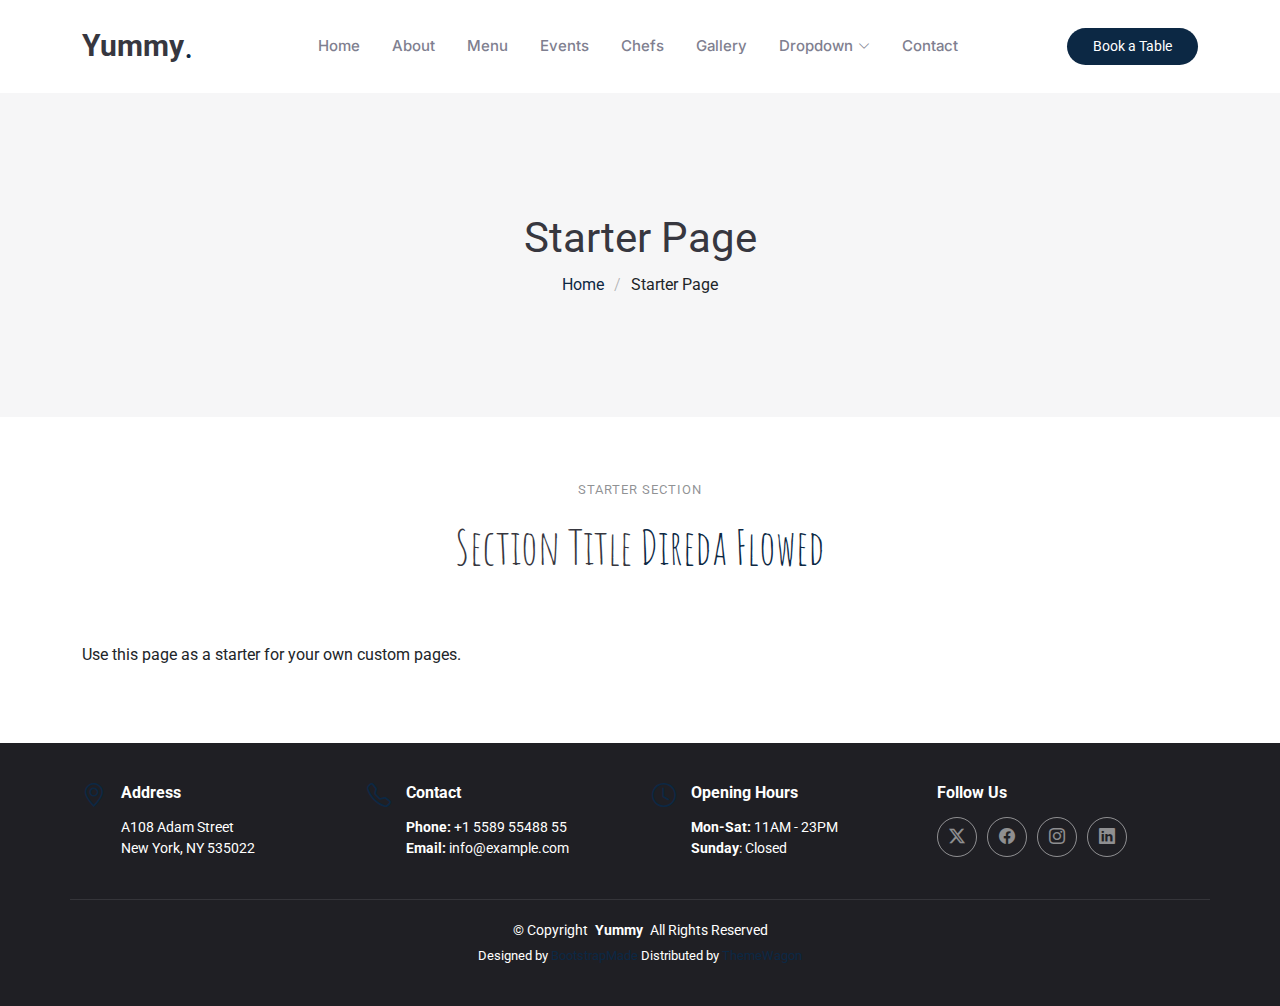
<file: starter-page.html>
<!DOCTYPE html>
<html lang="en">

<head>
  <meta charset="utf-8">
  <meta content="width=device-width, initial-scale=1.0" name="viewport">
  <title>Starter Page - Yummy Bootstrap Template</title>
  <meta name="description" content="">
  <meta name="keywords" content="">

  <!-- Favicons -->
  <link href="assets/img/favicon.png" rel="icon">
  <link href="assets/img/apple-touch-icon.png" rel="apple-touch-icon">

  <!-- Fonts -->
  <link href="https://fonts.googleapis.com" rel="preconnect">
  <link href="https://fonts.gstatic.com" rel="preconnect" crossorigin>
  <link href="https://fonts.googleapis.com/css2?family=Roboto:ital,wght@0,100;0,300;0,400;0,500;0,700;0,900;1,100;1,300;1,400;1,500;1,700;1,900&family=Inter:wght@100;200;300;400;500;600;700;800;900&family=Amatic+SC:wght@400;700&display=swap" rel="stylesheet">

  <!-- Vendor CSS Files -->
  <link href="assets/vendor/bootstrap/css/bootstrap.min.css" rel="stylesheet">
  <link href="assets/vendor/bootstrap-icons/bootstrap-icons.css" rel="stylesheet">
  <link href="assets/vendor/aos/aos.css" rel="stylesheet">
  <link href="assets/vendor/glightbox/css/glightbox.min.css" rel="stylesheet">
  <link href="assets/vendor/swiper/swiper-bundle.min.css" rel="stylesheet">

  <!-- Main CSS File -->
  <link href="assets/css/main.css" rel="stylesheet">

  <!-- =======================================================
  * Template Name: Yummy
  * Template URL: https://bootstrapmade.com/yummy-bootstrap-restaurant-website-template/
  * Updated: Aug 07 2024 with Bootstrap v5.3.3
  * Author: BootstrapMade.com
  * License: https://bootstrapmade.com/license/
  ======================================================== -->
</head>

<body class="starter-page-page">

  <header id="header" class="header d-flex align-items-center sticky-top">
    <div class="container position-relative d-flex align-items-center justify-content-between">

      <a href="index.html" class="logo d-flex align-items-center me-auto me-xl-0">
        <!-- Uncomment the line below if you also wish to use an image logo -->
        <!-- <img src="assets/img/logo.png" alt=""> -->
        <h1 class="sitename">Yummy</h1>
        <span>.</span>
      </a>

      <nav id="navmenu" class="navmenu">
        <ul>
          <li><a href="#hero">Home<br></a></li>
          <li><a href="#about">About</a></li>
          <li><a href="#menu">Menu</a></li>
          <li><a href="#events">Events</a></li>
          <li><a href="#chefs">Chefs</a></li>
          <li><a href="#gallery">Gallery</a></li>
          <li class="dropdown"><a href="#"><span>Dropdown</span> <i class="bi bi-chevron-down toggle-dropdown"></i></a>
            <ul>
              <li><a href="#">Dropdown 1</a></li>
              <li class="dropdown"><a href="#"><span>Deep Dropdown</span> <i class="bi bi-chevron-down toggle-dropdown"></i></a>
                <ul>
                  <li><a href="#">Deep Dropdown 1</a></li>
                  <li><a href="#">Deep Dropdown 2</a></li>
                  <li><a href="#">Deep Dropdown 3</a></li>
                  <li><a href="#">Deep Dropdown 4</a></li>
                  <li><a href="#">Deep Dropdown 5</a></li>
                </ul>
              </li>
              <li><a href="#">Dropdown 2</a></li>
              <li><a href="#">Dropdown 3</a></li>
              <li><a href="#">Dropdown 4</a></li>
            </ul>
          </li>
          <li><a href="#contact">Contact</a></li>
        </ul>
        <i class="mobile-nav-toggle d-xl-none bi bi-list"></i>
      </nav>

      <a class="btn-getstarted" href="index.html#book-a-table">Book a Table</a>

    </div>
  </header>

  <main class="main">

    <!-- Page Title -->
    <div class="page-title" data-aos="fade">
      <div class="container">
        <h1>Starter Page</h1>
        <nav class="breadcrumbs">
          <ol>
            <li><a href="index.html">Home</a></li>
            <li class="current">Starter Page</li>
          </ol>
        </nav>
      </div>
    </div><!-- End Page Title -->

    <!-- Starter Section Section -->
    <section id="starter-section" class="starter-section section">

      <!-- Section Title -->
      <div class="container section-title" data-aos="fade-up">
        <h2>Starter Section</h2>
        <p><span>Section Title</span> <span class="description-title">Direda Flowed</span></p>
      </div><!-- End Section Title -->

      <div class="container" data-aos="fade-up">
        <p>Use this page as a starter for your own custom pages.</p>
      </div>

    </section><!-- /Starter Section Section -->

  </main>

  <footer id="footer" class="footer dark-background">

    <div class="container">
      <div class="row gy-3">
        <div class="col-lg-3 col-md-6 d-flex">
          <i class="bi bi-geo-alt icon"></i>
          <div class="address">
            <h4>Address</h4>
            <p>A108 Adam Street</p>
            <p>New York, NY 535022</p>
            <p></p>
          </div>

        </div>

        <div class="col-lg-3 col-md-6 d-flex">
          <i class="bi bi-telephone icon"></i>
          <div>
            <h4>Contact</h4>
            <p>
              <strong>Phone:</strong> <span>+1 5589 55488 55</span><br>
              <strong>Email:</strong> <span>info@example.com</span><br>
            </p>
          </div>
        </div>

        <div class="col-lg-3 col-md-6 d-flex">
          <i class="bi bi-clock icon"></i>
          <div>
            <h4>Opening Hours</h4>
            <p>
              <strong>Mon-Sat:</strong> <span>11AM - 23PM</span><br>
              <strong>Sunday</strong>: <span>Closed</span>
            </p>
          </div>
        </div>

        <div class="col-lg-3 col-md-6">
          <h4>Follow Us</h4>
          <div class="social-links d-flex">
            <a href="#" class="twitter"><i class="bi bi-twitter-x"></i></a>
            <a href="#" class="facebook"><i class="bi bi-facebook"></i></a>
            <a href="#" class="instagram"><i class="bi bi-instagram"></i></a>
            <a href="#" class="linkedin"><i class="bi bi-linkedin"></i></a>
          </div>
        </div>

      </div>
    </div>

    <div class="container copyright text-center mt-4">
      <p>© <span>Copyright</span> <strong class="px-1 sitename">Yummy</strong> <span>All Rights Reserved</span></p>
      <div class="credits">
        <!-- All the links in the footer should remain intact. -->
        <!-- You can delete the links only if you've purchased the pro version. -->
        <!-- Licensing information: https://bootstrapmade.com/license/ -->
        <!-- Purchase the pro version with working PHP/AJAX contact form: [buy-url] -->
        Designed by <a href="https://bootstrapmade.com/">BootstrapMade</a> Distributed by <a href="https://themewagon.com">ThemeWagon</a>
      </div>
    </div>

  </footer>

  <!-- Scroll Top -->
  <a href="#" id="scroll-top" class="scroll-top d-flex align-items-center justify-content-center"><i class="bi bi-arrow-up-short"></i></a>

  <!-- Preloader -->
  <div id="preloader"></div>

  <!-- Vendor JS Files -->
  <script src="assets/vendor/bootstrap/js/bootstrap.bundle.min.js"></script>
  <script src="assets/vendor/php-email-form/validate.js"></script>
  <script src="assets/vendor/aos/aos.js"></script>
  <script src="assets/vendor/glightbox/js/glightbox.min.js"></script>
  <script src="assets/vendor/purecounter/purecounter_vanilla.js"></script>
  <script src="assets/vendor/swiper/swiper-bundle.min.js"></script>

  <!-- Main JS File -->
  <script src="assets/js/main.js"></script>

</body>

</html>
</file>
<file: assets/css/main.css>
/**
* Template Name: Yummy
* Template URL: https://bootstrapmade.com/yummy-bootstrap-restaurant-website-template/
* Updated: Aug 07 2024 with Bootstrap v5.3.3
* Author: BootstrapMade.com
* License: https://bootstrapmade.com/license/
*/

/*--------------------------------------------------------------
# Font & Color Variables
# Help: https://bootstrapmade.com/color-system/
--------------------------------------------------------------*/
/* Fonts */
:root {
  --default-font: "Roboto", system-ui, -apple-system, "Segoe UI", Roboto,
    "Helvetica Neue", Arial, "Noto Sans", "Liberation Sans", sans-serif,
    "Apple Color Emoji", "Segoe UI Emoji", "Segoe UI Symbol", "Noto Color Emoji";
  --heading-font: "Amatic SC", sans-serif;
  --nav-font: "Inter", sans-serif;
}

/* Global Colors - The following color variables are used throughout the website. Updating them here will change the color scheme of the entire website */
:root {
  --background-color: #ffffff; /* Background color for the entire website, including individual sections */
  --default-color: #212529; /* Default color used for the majority of the text content across the entire website */
  --heading-color: #37373f; /* Color for headings, subheadings and title throughout the website */
  --accent-color: #0c2844; /* Accent color that represents your brand on the website. It's used for buttons, links, and other elements that need to stand out */
  --surface-color: #ffffff; /* The surface color is used as a background of boxed elements within sections, such as cards, icon boxes, or other elements that require a visual separation from the global background. */
  --contrast-color: #ffffff; /* Contrast color for text, ensuring readability against backgrounds of accent, heading, or default colors. */
}

/* Nav Menu Colors - The following color variables are used specifically for the navigation menu. They are separate from the global colors to allow for more customization options */
:root {
  --nav-color: #7f7f90; /* The default color of the main navmenu links */
  --nav-hover-color: #0c2844; /* Applied to main navmenu links when they are hovered over or active */
  --nav-mobile-background-color: #ffffff; /* Used as the background color for mobile navigation menu */
  --nav-dropdown-background-color: #ffffff; /* Used as the background color for dropdown items that appear when hovering over primary navigation items */
  --nav-dropdown-color: #7f7f90; /* Used for navigation links of the dropdown items in the navigation menu. */
  --nav-dropdown-hover-color: #0c2844; /* Similar to --nav-hover-color, this color is applied to dropdown navigation links when they are hovered over. */
}

/* Color Presets - These classes override global colors when applied to any section or element, providing reuse of the sam color scheme. */

.light-background {
  --background-color: #f2f2f2;
  --surface-color: #ffffff;
}

.dark-background {
  --background-color: #1f1f24;
  --default-color: #ffffff;
  --heading-color: #ffffff;
  --surface-color: #37373f;
  --contrast-color: #ffffff;
}

/* Smooth scroll */
:root {
  scroll-behavior: smooth;
}

/*--------------------------------------------------------------
# General Styling & Shared Classes
--------------------------------------------------------------*/
body {
  color: var(--default-color);
  background-color: var(--background-color);
  font-family: var(--default-font);
}

a {
  color: var(--accent-color);
  text-decoration: none;
  transition: 0.3s;
}

a:hover {
  color: color-mix(in srgb, var(--accent-color), transparent 25%);
  text-decoration: none;
}

h1,
h2,
h3,
h4,
h5,
h6 {
  color: var(--heading-color);
  font-family: var(--heading-font);
}

/* Pulsating Play Button
------------------------------*/
.pulsating-play-btn {
  width: 94px;
  height: 94px;
  background: radial-gradient(
    var(--accent-color) 50%,
    color-mix(in srgb, var(--accent-color), transparent 75%) 52%
  );
  border-radius: 50%;
  display: block;
  position: relative;
  overflow: hidden;
}

.pulsating-play-btn:before {
  content: "";
  position: absolute;
  width: 120px;
  height: 120px;
  animation-delay: 0s;
  animation: pulsate-play-btn 2s;
  animation-direction: forwards;
  animation-iteration-count: infinite;
  animation-timing-function: steps;
  opacity: 1;
  border-radius: 50%;
  border: 5px solid color-mix(in srgb, var(--accent-color), transparent 30%);
  top: -15%;
  left: -15%;
  background: rgba(198, 16, 0, 0);
}

.pulsating-play-btn:after {
  content: "";
  position: absolute;
  left: 50%;
  top: 50%;
  transform: translateX(-40%) translateY(-50%);
  width: 0;
  height: 0;
  border-top: 10px solid transparent;
  border-bottom: 10px solid transparent;
  border-left: 15px solid #fff;
  z-index: 100;
  transition: all 400ms cubic-bezier(0.55, 0.055, 0.675, 0.19);
}

.pulsating-play-btn:hover:before {
  content: "";
  position: absolute;
  left: 50%;
  top: 50%;
  transform: translateX(-40%) translateY(-50%);
  width: 0;
  height: 0;
  border: none;
  border-top: 10px solid transparent;
  border-bottom: 10px solid transparent;
  border-left: 15px solid #fff;
  z-index: 200;
  animation: none;
  border-radius: 0;
}

.pulsating-play-btn:hover:after {
  border-left: 15px solid var(--accent-color);
  transform: scale(20);
}

@keyframes pulsate-play-btn {
  0% {
    transform: scale(0.6, 0.6);
    opacity: 1;
  }

  100% {
    transform: scale(1, 1);
    opacity: 0;
  }
}


/*--------------------------------------------------------------
# Global Header
--------------------------------------------------------------*/
.header {
  color: var(--default-color);
  background-color: var(--background-color);
  padding: 20px 0;
  transition: all 0.5s;
  z-index: 997;
}

.header .logo {
  line-height: 1;
}

.header .logo img {
  max-height: 36px;
  margin-right: 8px;
}

.header .logo h1 {
  font-size: 30px;
  margin: 0;
  font-weight: 700;
  color: var(--heading-color);
  font-family: var(--default-font);
}

.header .logo span {
  color: var(--accent-color);
  font-size: 36px;
}

.header .btn-getstarted,
.header .btn-getstarted:focus {
  color: var(--contrast-color);
  background: var(--accent-color);
  font-size: 14px;
  padding: 8px 26px;
  margin: 0;
  border-radius: 50px;
  transition: 0.3s;
}

.header .btn-getstarted:hover,
.header .btn-getstarted:focus:hover {
  color: var(--contrast-color);
  background: color-mix(in srgb, var(--accent-color), transparent 15%);
}

@media (max-width: 1200px) {
  .header .logo {
    order: 1;
  }

  .header .btn-getstarted {
    order: 2;
    margin: 0 15px 0 0;
    padding: 6px 20px;
  }

  .header .navmenu {
    order: 3;
  }
}

.scrolled .header {
  box-shadow: 0px 0 18px rgba(0, 0, 0, 0.1);
}

/*--------------------------------------------------------------
# Navigation Menu
--------------------------------------------------------------*/
/* Desktop Navigation */
@media (min-width: 1200px) {
  .navmenu {
    padding: 0;
  }

  .navmenu ul {
    margin: 0;
    padding: 0;
    display: flex;
    list-style: none;
    align-items: center;
  }

  .navmenu li {
    position: relative;
  }

  .navmenu > ul > li {
    white-space: nowrap;
    padding: 15px 14px;
  }

  .navmenu > ul > li:last-child {
    padding-right: 0;
  }

  .navmenu a,
  .navmenu a:focus {
    color: var(--nav-color);
    font-size: 15px;
    padding: 0 2px;
    font-family: var(--nav-font);
    font-weight: 500;
    display: flex;
    align-items: center;
    justify-content: space-between;
    white-space: nowrap;
    transition: 0.3s;
    position: relative;
  }

  .navmenu a i,
  .navmenu a:focus i {
    font-size: 12px;
    line-height: 0;
    margin-left: 5px;
    transition: 0.3s;
  }

  .navmenu > ul > li > a:before {
    content: "";
    position: absolute;
    height: 2px;
    bottom: -6px;
    left: 0;
    background-color: var(--nav-hover-color);
    visibility: hidden;
    width: 0px;
    transition: all 0.3s ease-in-out 0s;
  }

  .navmenu a:hover:before,
  .navmenu li:hover > a:before,
  .navmenu .active:before {
    visibility: visible;
    width: 100%;
  }

  .navmenu li:hover > a,
  .navmenu .active,
  .navmenu .active:focus {
    color: color-mix(in srgb, var(--nav-color) 80%, black 50%);
  }

  .navmenu .dropdown ul {
    margin: 0;
    padding: 10px 0;
    background: var(--nav-dropdown-background-color);
    display: block;
    position: absolute;
    visibility: hidden;
    left: 14px;
    top: 130%;
    opacity: 0;
    transition: 0.3s;
    border-radius: 4px;
    z-index: 99;
    box-shadow: 0px 0px 30px rgba(0, 0, 0, 0.1);
  }

  .navmenu .dropdown ul li {
    min-width: 200px;
  }

  .navmenu .dropdown ul a {
    padding: 10px 20px;
    font-size: 15px;
    text-transform: none;
    color: var(--nav-dropdown-color);
  }

  .navmenu .dropdown ul a i {
    font-size: 12px;
  }

  .navmenu .dropdown ul a:hover,
  .navmenu .dropdown ul .active:hover,
  .navmenu .dropdown ul li:hover > a {
    color: var(--nav-dropdown-hover-color);
  }

  .navmenu .dropdown:hover > ul {
    opacity: 1;
    top: 100%;
    visibility: visible;
  }

  .navmenu .dropdown .dropdown ul {
    top: 0;
    left: -90%;
    visibility: hidden;
  }

  .navmenu .dropdown .dropdown:hover > ul {
    opacity: 1;
    top: 0;
    left: -100%;
    visibility: visible;
  }
}

/* Mobile Navigation */
@media (max-width: 1199px) {
  .mobile-nav-toggle {
    color: var(--nav-color);
    font-size: 28px;
    line-height: 0;
    margin-right: 10px;
    cursor: pointer;
    transition: color 0.3s;
  }

  .navmenu {
    padding: 0;
    z-index: 9997;
  }

  .navmenu ul {
    display: none;
    list-style: none;
    position: absolute;
    inset: 60px 20px 20px 20px;
    padding: 10px 0;
    margin: 0;
    border-radius: 6px;
    background-color: var(--nav-mobile-background-color);
    border: 1px solid color-mix(in srgb, var(--default-color), transparent 90%);
    box-shadow: none;
    overflow-y: auto;
    transition: 0.3s;
    z-index: 9998;
  }

  .navmenu a,
  .navmenu a:focus {
    color: var(--nav-dropdown-color);
    padding: 10px 20px;
    font-family: var(--nav-font);
    font-size: 17px;
    font-weight: 500;
    display: flex;
    align-items: center;
    justify-content: space-between;
    white-space: nowrap;
    transition: 0.3s;
  }

  .navmenu a i,
  .navmenu a:focus i {
    font-size: 12px;
    line-height: 0;
    margin-left: 5px;
    width: 30px;
    height: 30px;
    display: flex;
    align-items: center;
    justify-content: center;
    border-radius: 50%;
    transition: 0.3s;
    background-color: color-mix(in srgb, var(--accent-color), transparent 90%);
  }

  .navmenu a i:hover,
  .navmenu a:focus i:hover {
    background-color: var(--accent-color);
    color: var(--contrast-color);
  }

  .navmenu a:hover,
  .navmenu .active,
  .navmenu .active:focus {
    color: var(--nav-dropdown-hover-color);
  }

  .navmenu .active i,
  .navmenu .active:focus i {
    background-color: var(--accent-color);
    color: var(--contrast-color);
    transform: rotate(180deg);
  }

  .navmenu .dropdown ul {
    position: static;
    display: none;
    z-index: 99;
    padding: 10px 0;
    margin: 10px 20px;
    background-color: var(--nav-dropdown-background-color);
    transition: all 0.5s ease-in-out;
  }

  .navmenu .dropdown ul ul {
    background-color: rgba(33, 37, 41, 0.1);
  }

  .navmenu .dropdown > .dropdown-active {
    display: block;
    background-color: rgba(33, 37, 41, 0.03);
  }

  .mobile-nav-active {
    overflow: hidden;
  }

  .mobile-nav-active .mobile-nav-toggle {
    color: #fff;
    position: absolute;
    font-size: 32px;
    top: 15px;
    right: 15px;
    margin-right: 0;
    z-index: 9999;
  }

  .mobile-nav-active .navmenu {
    position: fixed;
    overflow: hidden;
    inset: 0;
    background: rgba(33, 37, 41, 0.8);
    transition: 0.3s;
  }

  .mobile-nav-active .navmenu > ul {
    display: block;
  }
}

.icon-box {
  background-color: #f0f0f0; /* warna abu-abu terang */
  padding: 30px;
  border-radius: 12px;
  box-shadow: 0 2px 6px rgba(0, 0, 0, 0.1);
  text-align: center;
  transition: transform 0.2s;
}

.icon-box:hover {
  transform: translateY(-5px);
}

.icon-box i {
  font-size: 40px;
  color: #0d6efd;
  margin-bottom: 15px;
}

.icon-box h4 {
  font-size: 18px;
  font-weight: bold;
  margin-bottom: 10px;
}

.icon-box p {
  font-size: 14px;
  color: #555;
}


/*--------------------------------------------------------------
# Global Footer
--------------------------------------------------------------*/
.footer {
  --heading-font: var(--default-font);
  color: var(--default-color);
  background-color: var(--background-color);
  font-size: 14px;
  padding: 40px 0;
  position: relative;
}

.footer .icon {
  color: var(--accent-color);
  margin-right: 15px;
  font-size: 24px;
  line-height: 0;
}

.footer h4 {
  font-size: 16px;
  font-weight: 700;
  margin-bottom: 15px;
}

.footer .address p {
  margin-bottom: 0px;
}

.footer .social-links a {
  display: flex;
  align-items: center;
  justify-content: center;
  width: 40px;
  height: 40px;
  border-radius: 50%;
  border: 1px solid color-mix(in srgb, var(--default-color), transparent 50%);
  font-size: 16px;
  color: color-mix(in srgb, var(--default-color), transparent 50%);
  margin-right: 10px;
  transition: 0.3s;
}

.footer .social-links a:hover {
  color: var(--accent-color);
  border-color: var(--accent-color);
}

.footer .copyright {
  padding-top: 20px;
  border-top: 1px solid
    color-mix(in srgb, var(--default-color), transparent 90%);
}

.footer .copyright p {
  margin-bottom: 0;
}

.footer .credits {
  margin-top: 5px;
  font-size: 13px;
}

/*--------------------------------------------------------------
# Preloader
--------------------------------------------------------------*/
#preloader {
  position: fixed;
  inset: 0;
  z-index: 9999;
  overflow: hidden;
  background-color: var(--background-color);
  transition: all 0.6s ease-out;
  width: 100%;
  height: 100vh;
}

#preloader:before,
#preloader:after {
  content: "";
  position: absolute;
  border: 4px solid var(--accent-color);
  border-radius: 50%;
  animation: animate-preloader 2s cubic-bezier(0, 0.2, 0.8, 1) infinite;
}

#preloader:after {
  animation-delay: -0.5s;
}

@keyframes animate-preloader {
  0% {
    width: 10px;
    height: 10px;
    top: calc(50% - 5px);
    left: calc(50% - 5px);
    opacity: 1;
  }

  100% {
    width: 72px;
    height: 72px;
    top: calc(50% - 36px);
    left: calc(50% - 36px);
    opacity: 0;
  }
}

/*--------------------------------------------------------------
# Scroll Top Button
--------------------------------------------------------------*/
.scroll-top {
  position: fixed;
  visibility: hidden;
  opacity: 0;
  right: 15px;
  bottom: -15px;
  z-index: 99999;
  background-color: var(--accent-color);
  width: 44px;
  height: 44px;
  border-radius: 50px;
  transition: all 0.4s;
}

.scroll-top i {
  font-size: 24px;
  color: var(--contrast-color);
  line-height: 0;
}

.scroll-top:hover {
  background-color: color-mix(in srgb, var(--accent-color), transparent 20%);
  color: var(--contrast-color);
}

.scroll-top.active {
  visibility: visible;
  opacity: 1;
  bottom: 15px;
}

/*--------------------------------------------------------------
# Disable aos animation delay on mobile devices
--------------------------------------------------------------*/
@media screen and (max-width: 768px) {
  [data-aos-delay] {
    transition-delay: 0 !important;
  }
}

/*--------------------------------------------------------------
# Global Page Titles & Breadcrumbs
--------------------------------------------------------------*/
.page-title {
  --background-color: color-mix(in srgb, var(--default-color), transparent 96%);
  color: var(--default-color);
  background-color: var(--background-color);
  padding: 120px 0;
  text-align: center;
  position: relative;
}

.page-title h1 {
  font-size: 42px;
  font-weight: 400;
  margin-bottom: 10px;
  font-family: var(--default-font);
}

.page-title .breadcrumbs ol {
  display: flex;
  flex-wrap: wrap;
  list-style: none;
  justify-content: center;
  padding: 0;
  margin: 0;
  font-size: 16px;
  font-weight: 400;
}

.page-title .breadcrumbs ol li + li {
  padding-left: 10px;
}

.page-title .breadcrumbs ol li + li::before {
  content: "/";
  display: inline-block;
  padding-right: 10px;
  color: color-mix(in srgb, var(--default-color), transparent 70%);
}

/*--------------------------------------------------------------
# Global Sections
--------------------------------------------------------------*/
section,
.section {
  color: var(--default-color);
  background-color: var(--background-color);
  padding: 60px 0;
  scroll-margin-top: 92px;
  overflow: clip;
}

@media (max-width: 1199px) {
  section,
  .section {
    scroll-margin-top: 56px;
  }
}

/*--------------------------------------------------------------
# Global Section Titles
--------------------------------------------------------------*/
.section-title {
  text-align: center;
  padding-bottom: 60px;
  position: relative;
}

.section-title h2 {
  font-size: 13px;
  letter-spacing: 1px;
  font-weight: 400;
  padding: 0;
  margin: 0;
  color: color-mix(in srgb, var(--default-color), transparent 50%);
  display: inline-block;
  text-transform: uppercase;
  font-family: var(--default-font);
}

.section-title p {
  color: var(--heading-color);
  margin: 10px 0 0 0;
  font-size: 48px;
  font-weight: 500;
  font-family: var(--heading-font);
}

.section-title p .description-title {
  color: var(--accent-color);
}

/*--------------------------------------------------------------
# Hero Section
--------------------------------------------------------------*/
.hero {
  width: 100%;
  min-height: 60vh;
  position: relative;
  padding: 60px 0;
  display: flex;
  align-items: center;
}

.hero h1 {
  margin: 0;
  font-size: 64px;
  font-weight: 700;
}

.hero p {
  color: color-mix(in srgb, var(--default-color), transparent 30%);
  margin: 5px 0 30px 0;
  font-size: 20px;
  font-weight: 400;
}

.hero .btn-get-started {
  color: var(--contrast-color);
  background: var(--accent-color);
  font-weight: 400;
  font-size: 15px;
  letter-spacing: 1px;
  display: inline-block;
  padding: 10px 28px 12px 28px;
  border-radius: 50px;
  transition: 0.5s;
  box-shadow: 0 8px 28px rgba(0, 0, 0, 0.1);
}

.hero .btn-get-started:hover {
  color: var(--contrast-color);
  background: color-mix(in srgb, var(--accent-color), transparent 15%);
  box-shadow: 0 8px 28px rgba(0, 0, 0, 0.1);
}

.hero .btn-watch-video {
  font-size: 16px;
  transition: 0.5s;
  margin-left: 25px;
  color: var(--default-color);
  font-weight: 500;
}

.hero .btn-watch-video i {
  color: var(--accent-color);
  font-size: 32px;
  transition: 0.3s;
  line-height: 0;
  margin-right: 8px;
}

.hero .btn-watch-video:hover {
  color: var(--accent-color);
}

.hero .btn-watch-video:hover i {
  color: color-mix(in srgb, var(--accent-color), transparent 15%);
}

.hero .animated {
  animation: up-down 2s ease-in-out infinite alternate-reverse both;
}

@media (max-width: 640px) {
  .hero h1 {
    font-size: 28px;
    line-height: 36px;
  }

  .hero p {
    font-size: 18px;
    line-height: 24px;
    margin-bottom: 30px;
  }

  .hero .btn-get-started,
  .hero .btn-watch-video {
    font-size: 13px;
  }
}

@keyframes up-down {
  0% {
    transform: translateY(10px);
  }

  100% {
    transform: translateY(-10px);
  }
}

/*--------------------------------------------------------------
# About Section
--------------------------------------------------------------*/
.about h3 {
  font-weight: 700;
  font-size: 28px;
  margin-bottom: 20px;
}

.about .book-a-table {
  text-align: center;
  border: 4px solid color-mix(in srgb, var(--default-color), transparent 30%);
  padding: 22px;
}

.about .book-a-table h3 {
  font-family: var(--default-font);
  margin: 0 0 0 0;
  font-size: 24px;
}

.about .book-a-table p {
  color: var(--accent-color);
  font-weight: 500;
  font-size: 28px;
  margin: 0;
}

.about .fst-italic {
  color: color-mix(in srgb, var(--default-color), var(--contrast-color) 50%);
}

.about .content ul {
  list-style: none;
  padding: 0;
}

.about .content ul li {
  padding: 0 0 10px 30px;
  position: relative;
}

.about .content ul i {
  position: absolute;
  font-size: 20px;
  left: 0;
  top: -3px;
  color: var(--accent-color);
}

.about .content p:last-child {
  margin-bottom: 0;
}

.about .pulsating-play-btn {
  position: absolute;
  left: calc(50% - 47px);
  top: calc(50% - 47px);
}

/*--------------------------------------------------------------
# Why Us Section
--------------------------------------------------------------*/
.why-us .why-box {
  color: var(--contrast-color);
  background: var(--accent-color);
  padding: 30px;
}

.why-us .why-box h3 {
  color: var(--contrast-color);
  font-family: var(--default-font);
  font-weight: 700;
  font-size: 34px;
  margin-bottom: 30px;
}

.why-us .why-box p {
  margin-bottom: 30px;
}

.why-us .why-box .more-btn {
  display: inline-block;
  background: color-mix(in srgb, var(--contrast-color), transparent 85%);
  padding: 8px 40px 10px 40px;
  color: var(--contrast-color);
  transition: all ease-in-out 0.4s;
  border-radius: 50px;
}

.why-us .why-box .more-btn i {
  font-size: 14px;
}

.why-us .why-box .more-btn:hover {
  color: var(--accent-color);
  background: var(--surface-color);
}

.why-us .icon-box {
  background-color: var(--surface-color);
  text-align: center;
  padding: 40px 30px;
  width: 100%;
  height: 100%;
  border: 1px solid color-mix(in srgb, var(--default-color), transparent 90%);
}

.why-us .icon-box i {
  color: var(--accent-color);
  font-size: 32px;
  margin-bottom: 30px;
  background: color-mix(in srgb, var(--accent-color), transparent 95%);
  border-radius: 50px;
  display: flex;
  align-items: center;
  justify-content: center;
  width: 72px;
  height: 72px;
  transition: 0.3s;
}

.why-us .icon-box h4 {
  font-size: 20px;
  font-weight: 500;
  margin: 0 0 30px 0;
  font-family: var(--default-font);
}

.why-us .icon-box p {
  font-size: 15px;
  color: color-mix(in srgb, var(--default-color), transparent 30%);
}

.why-us .icon-box:hover i {
  color: var(--contrast-color);
  background: var(--accent-color);
}

/*--------------------------------------------------------------
# Stats Section
--------------------------------------------------------------*/
.stats {
  position: relative;
  padding: 120px 0;
}

.stats img {
  position: absolute;
  inset: 0;
  display: block;
  width: 100%;
  height: 100%;
  object-fit: cover;
  z-index: 1;
}

.stats:before {
  content: "";
  background: color-mix(in srgb, var(--background-color), transparent 40%);
  position: absolute;
  inset: 0;
  z-index: 2;
}

.stats .container {
  position: relative;
  z-index: 3;
}

.stats .stats-item {
  padding: 30px;
  width: 100%;
}

.stats .stats-item span {
  font-size: 48px;
  display: block;
  color: var(--default-color);
  font-weight: 700;
}

.stats .stats-item p {
  padding: 0;
  margin: 0;
  font-size: 16px;
  font-weight: 700;
  color: color-mix(in srgb, var(--default-color), transparent 40%);
}

/*--------------------------------------------------------------
# Menu Section
--------------------------------------------------------------*/
.menu .nav-tabs {
  border: 0;
}

.menu .nav-link {
  background-color: var(--background-color);
  color: color-mix(in srgb, var(--default-color), transparent 20%);
  margin: 0 15px;
  padding: 10px 5px;
  transition: 0.3s;
  border-radius: 0;
  cursor: pointer;
  height: 100%;
  border: 0;
  border-bottom: 2px solid
    color-mix(in srgb, var(--default-color), transparent 80%);
}

@media (max-width: 575px) {
  .menu .nav-link {
    margin: 0 10px;
    padding: 10px 0;
  }
}

.menu .nav-link i {
  padding-right: 15px;
  font-size: 48px;
}

.menu .nav-link h4 {
  font-size: 18px;
  font-weight: 400;
  margin: 0;
  font-family: var(--default-font);
}

@media (max-width: 575px) {
  .menu .nav-link h4 {
    font-size: 16px;
  }
}

.menu .nav-link:hover {
  color: var(--accent-color);
  border-color: var(--accent-color);
}

.menu .nav-link.active {
  background-color: var(--background-color);
  color: var(--accent-color);
  border-color: var(--accent-color);
}

.menu .tab-content .tab-header {
  padding: 30px 0;
}

.menu .tab-content .tab-header p {
  font-size: 14px;
  text-transform: uppercase;
  color: color-mix(in srgb, var(--default-color), transparent 20%);
  margin-bottom: 0;
}

.menu .tab-content .tab-header h3 {
  font-size: 48px;
  font-weight: 700;
  color: var(--accent-color);
}

.menu .tab-content .menu-item {
  text-align-last: center;
}

.menu .tab-content .menu-item .menu-img {
  padding: 0 60px;
  margin-bottom: 15px;
}

.menu .tab-content .menu-item h4 {
  font-size: 24px;
  font-weight: 400;
  margin-bottom: 5px;
  font-family: var(--default-font);
}

.menu .tab-content .menu-item .ingredients {
  font-family: var(--nav-font);
  color: color-mix(in srgb, var(--default-color), transparent 50%);
  margin-bottom: 5px;
}

.menu .tab-content .menu-item .price {
  font-size: 24px;
  font-weight: 700;
  color: var(--accent-color);
}

/*--------------------------------------------------------------
# Testimonials Section
--------------------------------------------------------------*/
.testimonials .testimonials-carousel,
.testimonials .testimonials-slider {
  overflow: hidden;
}

.testimonials .testimonial-item .testimonial-content {
  border-left: 3px solid var(--accent-color);
  padding-left: 30px;
}

.testimonials .testimonial-item .testimonial-img {
  border-radius: 50%;
  border: 4px solid var(--background-color);
  margin: 0 auto;
}

.testimonials .testimonial-item h3 {
  font-size: 20px;
  font-weight: bold;
  margin: 10px 0 5px 0;
}

.testimonials .testimonial-item h4 {
  font-size: 14px;
  color: color-mix(in srgb, var(--default-color), transparent 40%);
  margin: 0 0 10px 0;
}

.testimonials .testimonial-item .stars i {
  color: #ffc107;
  margin: 0 1px;
}

.testimonials .testimonial-item .quote-icon-left,
.testimonials .testimonial-item .quote-icon-right {
  color: color-mix(in srgb, var(--accent-color), transparent 50%);
  font-size: 26px;
  line-height: 0;
}

.testimonials .testimonial-item .quote-icon-left {
  display: inline-block;
  left: -5px;
  position: relative;
}

.testimonials .testimonial-item .quote-icon-right {
  display: inline-block;
  right: -5px;
  position: relative;
  top: 10px;
  transform: scale(-1, -1);
}

.testimonials .testimonial-item p {
  font-style: italic;
}

.testimonials .swiper-wrapper {
  height: auto;
}

.testimonials .swiper-pagination {
  margin-top: 30px;
  position: relative;
}

.testimonials .swiper-pagination .swiper-pagination-bullet {
  width: 12px;
  height: 12px;
  background-color: color-mix(in srgb, var(--default-color), transparent 85%);
  opacity: 1;
}

.testimonials .swiper-pagination .swiper-pagination-bullet-active {
  background-color: var(--accent-color);
}

/*--------------------------------------------------------------
# Events Section
--------------------------------------------------------------*/
.events .container-fluid {
  padding: 0;
}

.events .event-item {
  background-size: cover;
  background-position: cente;
  min-height: 600px;
  padding: 30px;
}

@media (max-width: 575px) {
  .events .event-item {
    min-height: 500px;
  }
}

.events .event-item:before {
  content: "";
  background: rgba(0, 0, 0, 0.6);
  position: absolute;
  inset: 0;
}

.events .event-item h3 {
  font-size: 24px;
  font-weight: 700;
  margin-bottom: 5px;
  color: #ffffff;
  position: relative;
}

.events .event-item .price {
  color: #ffffff;
  border-bottom: 2px solid var(--accent-color);
  font-size: 32px;
  font-weight: 700;
  margin-bottom: 15px;
  position: relative;
}

.events .event-item .description {
  margin-bottom: 0;
  color: rgba(255, 255, 255, 0.8);
  position: relative;
}

.events .swiper-wrapper {
  height: auto;
}

.events .swiper-pagination {
  margin-top: 20px;
  position: relative;
}

.events .swiper-pagination .swiper-pagination-bullet {
  width: 10px;
  height: 10px;
  background-color: color-mix(in srgb, var(--default-color), transparent 85%);
  opacity: 1;
}

.events .swiper-pagination .swiper-pagination-bullet-active {
  background-color: var(--accent-color);
}

/*--------------------------------------------------------------
# Chefs Section
--------------------------------------------------------------*/
.chefs .team-member {
  background-color: var(--surface-color);
  box-shadow: 0px 0 30px rgba(0, 0, 0, 0.1);
  overflow: hidden;
  text-align: center;
  border-radius: 5px;
  transition: 0.3s;
}

.chefs .team-member .member-img {
  position: relative;
  overflow: hidden;
}

.chefs .team-member .member-img:after {
  position: absolute;
  content: "";
  left: -1px;
  right: -1px;
  bottom: -1px;
  height: 100%;
  background-color: var(--surface-color);
  -webkit-mask: url("../img/team-shape.svg") no-repeat center bottom;
  mask: url("../img/team-shape.svg") no-repeat center bottom;
  -webkit-mask-size: contain;
  mask-size: contain;
  z-index: 1;
}

.chefs .team-member .social {
  position: absolute;
  right: -100%;
  top: 30px;
  opacity: 0;
  border-radius: 4px;
  transition: 0.5s;
  background: color-mix(in srgb, var(--background-color), transparent 60%);
  z-index: 2;
}

.member-img img {
  width: 100%;
  height: 450px;
  object-fit: cover;

}


.chefs .team-member .social a {
  transition: color 0.3s;
  color: color-mix(in srgb, var(--default-color), transparent 50%);
  margin: 15px 12px;
  display: block;
  line-height: 0;
  text-align: center;
}

.chefs .team-member .social a:hover {
  color: var(--default-color);
}

.chefs .team-member .social i {
  font-size: 18px;
}

.chefs .team-member .member-info {
  padding: 10px 15px 20px 15px;
}

.chefs .team-member .member-info h4 {
  font-weight: 700;
  margin-bottom: 5px;
  font-size: 20px;
  font-family: var(--default-font);
}

.chefs .team-member .member-info span {
  display: block;
  font-size: 14px;
  font-weight: 400;
  color: color-mix(in srgb, var(--default-color), transparent 50%);
}

.chefs .team-member .member-info p {
  font-style: italic;
  font-size: 14px;
  padding-top: 15px;
  line-height: 26px;
  color: color-mix(in srgb, var(--default-color), transparent 30%);
}

.chefs .team-member:hover {
  transform: scale(1.08);
  box-shadow: 0px 0 30px rgba(0, 0, 0, 0.1);
}

.chefs .team-member:hover .social {
  right: 8px;
  opacity: 1;
}

/*--------------------------------------------------------------
# Book A Table Section
--------------------------------------------------------------*/
.book-a-table .reservation-img {
  min-height: 500px;
  background-size: cover;
  background-position: center;
}

.book-a-table .reservation-form-bg {
  background: color-mix(in srgb, var(--default-color), transparent 97%);
}

.book-a-table .php-email-form {
  padding: 30px;
}

@media (max-width: 575px) {
  .book-a-table .php-email-form {
    padding: 20px;
  }
}

.book-a-table .php-email-form input[type="text"],
.book-a-table .php-email-form input[type="email"],
.book-a-table .php-email-form input[type="number"],
.book-a-table .php-email-form input[type="date"],
.book-a-table .php-email-form input[type="time"],
.book-a-table .php-email-form textarea {
  font-size: 14px;
  padding: 10px 15px;
  box-shadow: none;
  border-radius: 0;
  color: var(--default-color);
  background-color: color-mix(
    in srgb,
    var(--background-color),
    transparent 20%
  );
  border-color: color-mix(in srgb, var(--default-color), transparent 80%);
}

.book-a-table .php-email-form input[type="text"]:focus,
.book-a-table .php-email-form input[type="email"]:focus,
.book-a-table .php-email-form input[type="number"]:focus,
.book-a-table .php-email-form input[type="date"]:focus,
.book-a-table .php-email-form input[type="time"]:focus,
.book-a-table .php-email-form textarea:focus {
  border-color: var(--accent-color);
}

.book-a-table .php-email-form input[type="text"]::placeholder,
.book-a-table .php-email-form input[type="email"]::placeholder,
.book-a-table .php-email-form input[type="number"]::placeholder,
.book-a-table .php-email-form input[type="date"]::placeholder,
.book-a-table .php-email-form input[type="time"]::placeholder,
.book-a-table .php-email-form textarea::placeholder {
  color: color-mix(in srgb, var(--default-color), transparent 70%);
}

.book-a-table .php-email-form button[type="submit"] {
  color: var(--contrast-color);
  background: var(--accent-color);
  border: 0;
  padding: 14px 60px;
  transition: 0.4s;
  border-radius: 4px;
}

.book-a-table .php-email-form button[type="submit"]:hover {
  background: color-mix(in srgb, var(--accent-color), transparent 20%);
}

/*--------------------------------------------------------------
# Gallery Section
--------------------------------------------------------------*/
.gallery {
  overflow: hidden;
}

.gallery .swiper-wrapper {
  height: auto;
}

.gallery .swiper-pagination {
  margin-top: 20px;
  position: relative;
}

.gallery .swiper-pagination .swiper-pagination-bullet {
  background-color: color-mix(in srgb, var(--default-color), transparent 85%);
  border: 0;
  width: 12px;
  height: 12px;
  opacity: 1;
}

.gallery .swiper-pagination .swiper-pagination-bullet-active {
  background-color: var(--accent-color);
  opacity: 1;
}

.gallery .swiper-slide-active {
  text-align: center;
}

@media (min-width: 992px) {
  .gallery .swiper-wrapper {
    padding: 40px 0;
  }

  .gallery .swiper-slide-active {
    background: var(--background-color);
    border: 6px solid var(--accent-color);
    padding: 4px;
    z-index: 1;
    transform: scale(1.2);
    transition: none;
  }
}

/*--------------------------------------------------------------
# Contact Section
--------------------------------------------------------------*/
.contact .info-item {
  background-color: var(--surface-color);
  box-shadow: 0px 0px 20px rgba(0, 0, 0, 0.1);
  padding: 20px 30px;
}

.contact .info-item .icon {
  color: var(--contrast-color);
  background-color: var(--accent-color);
  width: 56px;
  height: 56px;
  font-size: 24px;
  display: flex;
  justify-content: center;
  align-items: center;
  transition: all 0.3s ease-in-out;
  border-radius: 50%;
  margin-right: 15px;
}

.contact .info-item h3 {
  font-size: 20px;
  font-weight: 700;
  margin: 0 0 5px 0;
  font-family: var(--default-font);
  color: color-mix(in srgb, var(--default-color), transparent 30%);
}

.contact .info-item p {
  padding: 0;
  margin-bottom: 0;
  font-size: 14px;
}

.contact .info-item .social-links a {
  font-size: 24px;
  display: inline-block;
  line-height: 1;
  margin: 4px 6px 0 0;
  transition: 0.3s;
  color: color-mix(in srgb, var(--default-color), transparent 50%);
}

.contact .info-item .social-links a:hover {
  color: var(--accent-color);
}

.contact .php-email-form {
  background-color: var(--surface-color);
  box-shadow: 0px 0px 20px rgba(0, 0, 0, 0.1);
  padding: 30px;
  margin-top: 30px;
}

@media (max-width: 575px) {
  .contact .php-email-form {
    padding: 20px;
  }
}

.contact .php-email-form input[type="text"],
.contact .php-email-form input[type="email"],
.contact .php-email-form textarea {
  color: var(--default-color);
  background-color: color-mix(in srgb, var(--surface-color), transparent 50%);
  border-color: color-mix(in srgb, var(--default-color), transparent 80%);
  font-size: 14px;
  padding: 10px 15px;
  box-shadow: none;
  border-radius: 0;
}

.contact .php-email-form input[type="text"]:focus,
.contact .php-email-form input[type="email"]:focus,
.contact .php-email-form textarea:focus {
  border-color: var(--accent-color);
}

.contact .php-email-form input[type="text"]::placeholder,
.contact .php-email-form input[type="email"]::placeholder,
.contact .php-email-form textarea::placeholder {
  color: color-mix(in srgb, var(--default-color), transparent 70%);
}

.contact .php-email-form button[type="submit"] {
  color: var(--contrast-color);
  background: var(--accent-color);
  border: 0;
  padding: 10px 30px;
  transition: 0.4s;
  border-radius: 50px;
}

.contact .php-email-form button[type="submit"]:hover {
  background: color-mix(in srgb, var(--accent-color), transparent 20%);
}

/*--------------------------------------------------------------
# Starter Section Section
--------------------------------------------------------------*/
.starter-section {
  /* Add your styles here */
}
</file>
